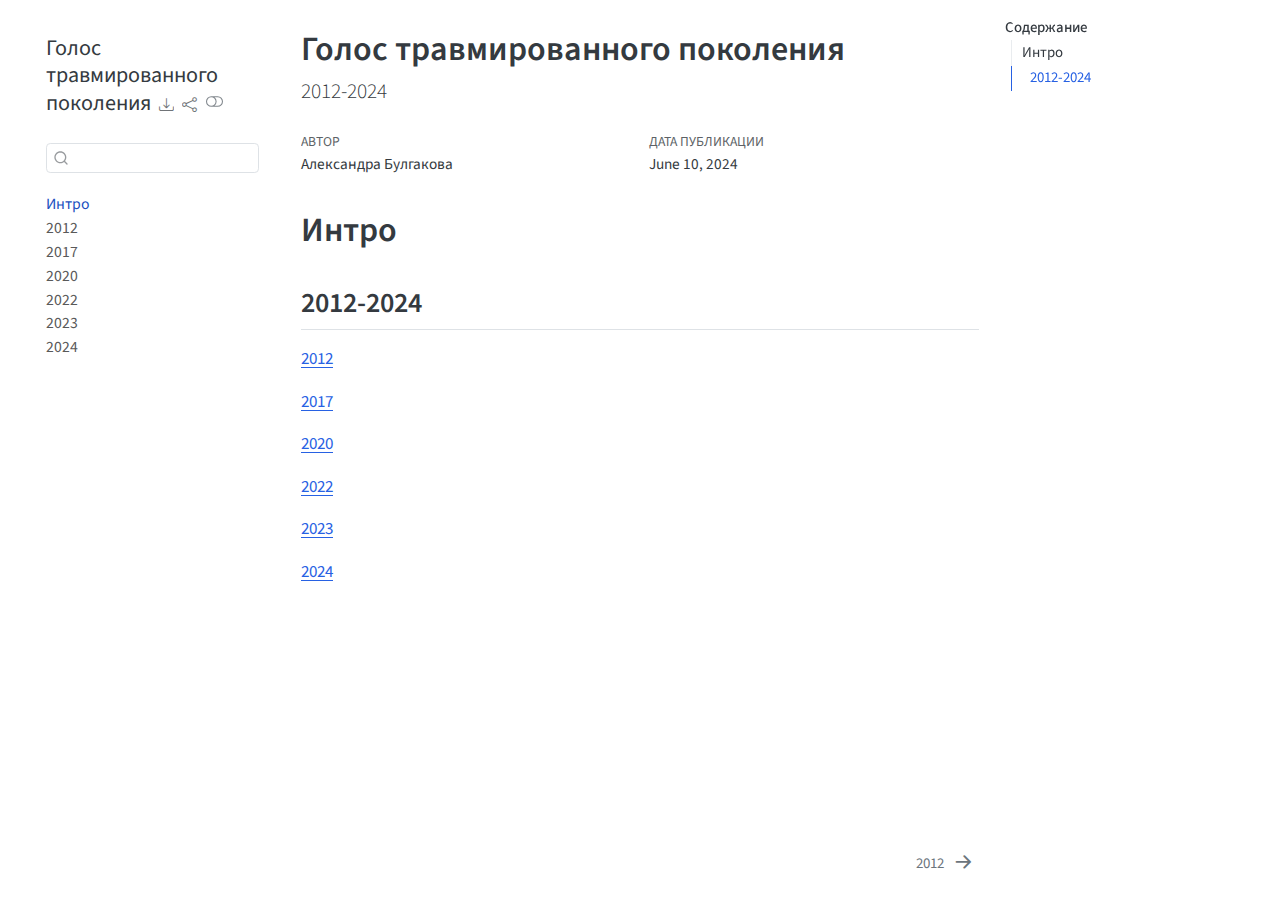
<file: docs/index.html>
<!DOCTYPE html>
<html xmlns="http://www.w3.org/1999/xhtml" lang="en" xml:lang="en"><head>

<meta charset="utf-8">
<meta name="generator" content="quarto-1.5.57">

<meta name="viewport" content="width=device-width, initial-scale=1.0, user-scalable=yes">

<meta name="author" content="Александра Булгакова">
<meta name="dcterms.date" content="2024-06-10">

<title>Голос травмированного поколения</title>
<style>
code{white-space: pre-wrap;}
span.smallcaps{font-variant: small-caps;}
div.columns{display: flex; gap: min(4vw, 1.5em);}
div.column{flex: auto; overflow-x: auto;}
div.hanging-indent{margin-left: 1.5em; text-indent: -1.5em;}
ul.task-list{list-style: none;}
ul.task-list li input[type="checkbox"] {
  width: 0.8em;
  margin: 0 0.8em 0.2em -1em; /* quarto-specific, see https://github.com/quarto-dev/quarto-cli/issues/4556 */ 
  vertical-align: middle;
}
</style>


<script src="site_libs/quarto-nav/quarto-nav.js"></script>
<script src="site_libs/quarto-nav/headroom.min.js"></script>
<script src="site_libs/clipboard/clipboard.min.js"></script>
<script src="site_libs/quarto-search/autocomplete.umd.js"></script>
<script src="site_libs/quarto-search/fuse.min.js"></script>
<script src="site_libs/quarto-search/quarto-search.js"></script>
<meta name="quarto:offset" content="./">
<link href="./2012.html" rel="next">
<script src="site_libs/quarto-html/quarto.js"></script>
<script src="site_libs/quarto-html/popper.min.js"></script>
<script src="site_libs/quarto-html/tippy.umd.min.js"></script>
<script src="site_libs/quarto-html/anchor.min.js"></script>
<link href="site_libs/quarto-html/tippy.css" rel="stylesheet">
<link href="site_libs/quarto-html/quarto-syntax-highlighting.css" rel="stylesheet" class="quarto-color-scheme" id="quarto-text-highlighting-styles">
<link href="site_libs/quarto-html/quarto-syntax-highlighting-dark.css" rel="prefetch" class="quarto-color-scheme quarto-color-alternate" id="quarto-text-highlighting-styles">
<script src="site_libs/bootstrap/bootstrap.min.js"></script>
<link href="site_libs/bootstrap/bootstrap-icons.css" rel="stylesheet">
<link href="site_libs/bootstrap/bootstrap.min.css" rel="stylesheet" class="quarto-color-scheme" id="quarto-bootstrap" data-mode="light">
<link href="site_libs/bootstrap/bootstrap-dark.min.css" rel="prefetch" class="quarto-color-scheme quarto-color-alternate" id="quarto-bootstrap" data-mode="dark">
<script id="quarto-search-options" type="application/json">{
  "location": "sidebar",
  "copy-button": false,
  "collapse-after": 3,
  "panel-placement": "start",
  "type": "textbox",
  "limit": 50,
  "keyboard-shortcut": [
    "f",
    "/",
    "s"
  ],
  "show-item-context": false,
  "language": {
    "search-no-results-text": "Поиск не дал результатов",
    "search-matching-documents-text": "Результаты поиска",
    "search-copy-link-title": "Скопировать ссылку",
    "search-hide-matches-text": "Скрыть дополнительные результаты",
    "search-more-match-text": "дополнительный результат в этом документе",
    "search-more-matches-text": "дополнительных результата(-ов) в этом документе",
    "search-clear-button-title": "Очистить",
    "search-text-placeholder": "",
    "search-detached-cancel-button-title": "Отменить",
    "search-submit-button-title": "Найти",
    "search-label": "Поиск"
  }
}</script>


</head>

<body class="nav-sidebar floating">

<div id="quarto-search-results"></div>
  <header id="quarto-header" class="headroom fixed-top">
  <nav class="quarto-secondary-nav">
    <div class="container-fluid d-flex">
      <button type="button" class="quarto-btn-toggle btn" data-bs-toggle="collapse" role="button" data-bs-target=".quarto-sidebar-collapse-item" aria-controls="quarto-sidebar" aria-expanded="false" aria-label="Переключить боковую панель навигации" onclick="if (window.quartoToggleHeadroom) { window.quartoToggleHeadroom(); }">
        <i class="bi bi-layout-text-sidebar-reverse"></i>
      </button>
        <nav class="quarto-page-breadcrumbs" aria-label="breadcrumb"><ol class="breadcrumb"><li class="breadcrumb-item"><a href="./index.html">Интро</a></li></ol></nav>
        <a class="flex-grow-1" role="navigation" data-bs-toggle="collapse" data-bs-target=".quarto-sidebar-collapse-item" aria-controls="quarto-sidebar" aria-expanded="false" aria-label="Переключить боковую панель навигации" onclick="if (window.quartoToggleHeadroom) { window.quartoToggleHeadroom(); }">      
        </a>
      <button type="button" class="btn quarto-search-button" aria-label="Поиск" onclick="window.quartoOpenSearch();">
        <i class="bi bi-search"></i>
      </button>
    </div>
  </nav>
</header>
<!-- content -->
<div id="quarto-content" class="quarto-container page-columns page-rows-contents page-layout-article">
<!-- sidebar -->
  <nav id="quarto-sidebar" class="sidebar collapse collapse-horizontal quarto-sidebar-collapse-item sidebar-navigation floating overflow-auto">
    <div class="pt-lg-2 mt-2 text-left sidebar-header">
    <div class="sidebar-title mb-0 py-0">
      <a href="./">Голос травмированного поколения</a> 
        <div class="sidebar-tools-main tools-wide">
    <div class="dropdown">
      <a href="" title="Download" id="quarto-navigation-tool-dropdown-0" class="quarto-navigation-tool dropdown-toggle px-1" data-bs-toggle="dropdown" aria-expanded="false" role="link" aria-label="Download"><i class="bi bi-download"></i></a>
      <ul class="dropdown-menu" aria-labelledby="quarto-navigation-tool-dropdown-0">
          <li>
            <a class="dropdown-item sidebar-tools-main-item" href="./Голос-травмированного-поколения.pdf">
              <i class="bi bi-file-pdf pe-1"></i>
            Download PDF
            </a>
          </li>
          <li>
            <a class="dropdown-item sidebar-tools-main-item" href="./Голос-травмированного-поколения.epub">
              <i class="bi bi-journal pe-1"></i>
            Download ePub
            </a>
          </li>
      </ul>
    </div>
    <div class="dropdown">
      <a href="" title="Share" id="quarto-navigation-tool-dropdown-1" class="quarto-navigation-tool dropdown-toggle px-1" data-bs-toggle="dropdown" aria-expanded="false" role="link" aria-label="Share"><i class="bi bi-share"></i></a>
      <ul class="dropdown-menu" aria-labelledby="quarto-navigation-tool-dropdown-1">
          <li>
            <a class="dropdown-item sidebar-tools-main-item" href="https://twitter.com/intent/tweet?url=|url|">
              <i class="bi bi-twitter pe-1"></i>
            Twitter
            </a>
          </li>
          <li>
            <a class="dropdown-item sidebar-tools-main-item" href="https://www.facebook.com/sharer/sharer.php?u=|url|">
              <i class="bi bi-facebook pe-1"></i>
            Facebook
            </a>
          </li>
      </ul>
    </div>
  <a href="" class="quarto-color-scheme-toggle quarto-navigation-tool  px-1" onclick="window.quartoToggleColorScheme(); return false;" title="Переключить темный режим"><i class="bi"></i></a>
</div>
    </div>
      </div>
        <div class="mt-2 flex-shrink-0 align-items-center">
        <div class="sidebar-search">
        <div id="quarto-search" class="" title="Поиск"></div>
        </div>
        </div>
    <div class="sidebar-menu-container"> 
    <ul class="list-unstyled mt-1">
        <li class="sidebar-item">
  <div class="sidebar-item-container"> 
  <a href="./index.html" class="sidebar-item-text sidebar-link active">
 <span class="menu-text">Интро</span></a>
  </div>
</li>
        <li class="sidebar-item">
  <div class="sidebar-item-container"> 
  <a href="./2012.html" class="sidebar-item-text sidebar-link"><span class="chapter-title">2012</span></a>
  </div>
</li>
        <li class="sidebar-item">
  <div class="sidebar-item-container"> 
  <a href="./2017.html" class="sidebar-item-text sidebar-link"><span class="chapter-title">2017</span></a>
  </div>
</li>
        <li class="sidebar-item">
  <div class="sidebar-item-container"> 
  <a href="./2020.html" class="sidebar-item-text sidebar-link"><span class="chapter-title">2020</span></a>
  </div>
</li>
        <li class="sidebar-item">
  <div class="sidebar-item-container"> 
  <a href="./2022.html" class="sidebar-item-text sidebar-link"><span class="chapter-title">2022</span></a>
  </div>
</li>
        <li class="sidebar-item">
  <div class="sidebar-item-container"> 
  <a href="./2023.html" class="sidebar-item-text sidebar-link"><span class="chapter-title">2023</span></a>
  </div>
</li>
        <li class="sidebar-item">
  <div class="sidebar-item-container"> 
  <a href="./2024.html" class="sidebar-item-text sidebar-link"><span class="chapter-title">2024</span></a>
  </div>
</li>
    </ul>
    </div>
</nav>
<div id="quarto-sidebar-glass" class="quarto-sidebar-collapse-item" data-bs-toggle="collapse" data-bs-target=".quarto-sidebar-collapse-item"></div>
<!-- margin-sidebar -->
    <div id="quarto-margin-sidebar" class="sidebar margin-sidebar">
        <nav id="TOC" role="doc-toc" class="toc-active">
    <h2 id="toc-title">Содержание</h2>
   
  <ul>
  <li><a href="#интро" id="toc-интро" class="nav-link active" data-scroll-target="#интро">Интро</a>
  <ul class="collapse">
  <li><a href="#section" id="toc-section" class="nav-link" data-scroll-target="#section">2012-2024</a></li>
  </ul></li>
  </ul>
</nav>
    </div>
<!-- main -->
<main class="content" id="quarto-document-content">

<header id="title-block-header" class="quarto-title-block default">
<div class="quarto-title">
<h1 class="title">Голос травмированного поколения</h1>
<p class="subtitle lead">2012-2024</p>
</div>



<div class="quarto-title-meta">

    <div>
    <div class="quarto-title-meta-heading">Автор</div>
    <div class="quarto-title-meta-contents">
             <p>Александра Булгакова </p>
          </div>
  </div>
    
    <div>
    <div class="quarto-title-meta-heading">Дата публикации</div>
    <div class="quarto-title-meta-contents">
      <p class="date">June 10, 2024</p>
    </div>
  </div>
  
    
  </div>
  


</header>


<section id="интро" class="level1 unnumbered">
<h1 class="unnumbered">Интро</h1>
<section id="section" class="level2 unnumbered">
<h2 class="unnumbered anchored" data-anchor-id="section">2012-2024</h2>
<p><a href="./2012.html">2012</a></p>
<p><a href="./2017.html">2017</a></p>
<p><a href="./2020.html">2020</a></p>
<p><a href="./2022.html">2022</a></p>
<p><a href="./2023.html">2023</a></p>
<p><a href="./2024.html">2024</a></p>


</section>
</section>

</main> <!-- /main -->
<script id="quarto-html-after-body" type="application/javascript">
window.document.addEventListener("DOMContentLoaded", function (event) {
  const toggleBodyColorMode = (bsSheetEl) => {
    const mode = bsSheetEl.getAttribute("data-mode");
    const bodyEl = window.document.querySelector("body");
    if (mode === "dark") {
      bodyEl.classList.add("quarto-dark");
      bodyEl.classList.remove("quarto-light");
    } else {
      bodyEl.classList.add("quarto-light");
      bodyEl.classList.remove("quarto-dark");
    }
  }
  const toggleBodyColorPrimary = () => {
    const bsSheetEl = window.document.querySelector("link#quarto-bootstrap");
    if (bsSheetEl) {
      toggleBodyColorMode(bsSheetEl);
    }
  }
  toggleBodyColorPrimary();  
  const disableStylesheet = (stylesheets) => {
    for (let i=0; i < stylesheets.length; i++) {
      const stylesheet = stylesheets[i];
      stylesheet.rel = 'prefetch';
    }
  }
  const enableStylesheet = (stylesheets) => {
    for (let i=0; i < stylesheets.length; i++) {
      const stylesheet = stylesheets[i];
      stylesheet.rel = 'stylesheet';
    }
  }
  const manageTransitions = (selector, allowTransitions) => {
    const els = window.document.querySelectorAll(selector);
    for (let i=0; i < els.length; i++) {
      const el = els[i];
      if (allowTransitions) {
        el.classList.remove('notransition');
      } else {
        el.classList.add('notransition');
      }
    }
  }
  const toggleGiscusIfUsed = (isAlternate, darkModeDefault) => {
    const baseTheme = document.querySelector('#giscus-base-theme')?.value ?? 'light';
    const alternateTheme = document.querySelector('#giscus-alt-theme')?.value ?? 'dark';
    let newTheme = '';
    if(darkModeDefault) {
      newTheme = isAlternate ? baseTheme : alternateTheme;
    } else {
      newTheme = isAlternate ? alternateTheme : baseTheme;
    }
    const changeGiscusTheme = () => {
      // From: https://github.com/giscus/giscus/issues/336
      const sendMessage = (message) => {
        const iframe = document.querySelector('iframe.giscus-frame');
        if (!iframe) return;
        iframe.contentWindow.postMessage({ giscus: message }, 'https://giscus.app');
      }
      sendMessage({
        setConfig: {
          theme: newTheme
        }
      });
    }
    const isGiscussLoaded = window.document.querySelector('iframe.giscus-frame') !== null;
    if (isGiscussLoaded) {
      changeGiscusTheme();
    }
  }
  const toggleColorMode = (alternate) => {
    // Switch the stylesheets
    const alternateStylesheets = window.document.querySelectorAll('link.quarto-color-scheme.quarto-color-alternate');
    manageTransitions('#quarto-margin-sidebar .nav-link', false);
    if (alternate) {
      enableStylesheet(alternateStylesheets);
      for (const sheetNode of alternateStylesheets) {
        if (sheetNode.id === "quarto-bootstrap") {
          toggleBodyColorMode(sheetNode);
        }
      }
    } else {
      disableStylesheet(alternateStylesheets);
      toggleBodyColorPrimary();
    }
    manageTransitions('#quarto-margin-sidebar .nav-link', true);
    // Switch the toggles
    const toggles = window.document.querySelectorAll('.quarto-color-scheme-toggle');
    for (let i=0; i < toggles.length; i++) {
      const toggle = toggles[i];
      if (toggle) {
        if (alternate) {
          toggle.classList.add("alternate");     
        } else {
          toggle.classList.remove("alternate");
        }
      }
    }
    // Hack to workaround the fact that safari doesn't
    // properly recolor the scrollbar when toggling (#1455)
    if (navigator.userAgent.indexOf('Safari') > 0 && navigator.userAgent.indexOf('Chrome') == -1) {
      manageTransitions("body", false);
      window.scrollTo(0, 1);
      setTimeout(() => {
        window.scrollTo(0, 0);
        manageTransitions("body", true);
      }, 40);  
    }
  }
  const isFileUrl = () => { 
    return window.location.protocol === 'file:';
  }
  const hasAlternateSentinel = () => {  
    let styleSentinel = getColorSchemeSentinel();
    if (styleSentinel !== null) {
      return styleSentinel === "alternate";
    } else {
      return false;
    }
  }
  const setStyleSentinel = (alternate) => {
    const value = alternate ? "alternate" : "default";
    if (!isFileUrl()) {
      window.localStorage.setItem("quarto-color-scheme", value);
    } else {
      localAlternateSentinel = value;
    }
  }
  const getColorSchemeSentinel = () => {
    if (!isFileUrl()) {
      const storageValue = window.localStorage.getItem("quarto-color-scheme");
      return storageValue != null ? storageValue : localAlternateSentinel;
    } else {
      return localAlternateSentinel;
    }
  }
  const darkModeDefault = false;
  let localAlternateSentinel = darkModeDefault ? 'alternate' : 'default';
  // Dark / light mode switch
  window.quartoToggleColorScheme = () => {
    // Read the current dark / light value 
    let toAlternate = !hasAlternateSentinel();
    toggleColorMode(toAlternate);
    setStyleSentinel(toAlternate);
    toggleGiscusIfUsed(toAlternate, darkModeDefault);
  };
  // Ensure there is a toggle, if there isn't float one in the top right
  if (window.document.querySelector('.quarto-color-scheme-toggle') === null) {
    const a = window.document.createElement('a');
    a.classList.add('top-right');
    a.classList.add('quarto-color-scheme-toggle');
    a.href = "";
    a.onclick = function() { try { window.quartoToggleColorScheme(); } catch {} return false; };
    const i = window.document.createElement("i");
    i.classList.add('bi');
    a.appendChild(i);
    window.document.body.appendChild(a);
  }
  // Switch to dark mode if need be
  if (hasAlternateSentinel()) {
    toggleColorMode(true);
  } else {
    toggleColorMode(false);
  }
  const icon = "";
  const anchorJS = new window.AnchorJS();
  anchorJS.options = {
    placement: 'right',
    icon: icon
  };
  anchorJS.add('.anchored');
  const isCodeAnnotation = (el) => {
    for (const clz of el.classList) {
      if (clz.startsWith('code-annotation-')) {                     
        return true;
      }
    }
    return false;
  }
  const onCopySuccess = function(e) {
    // button target
    const button = e.trigger;
    // don't keep focus
    button.blur();
    // flash "checked"
    button.classList.add('code-copy-button-checked');
    var currentTitle = button.getAttribute("title");
    button.setAttribute("title", "Скопировано");
    let tooltip;
    if (window.bootstrap) {
      button.setAttribute("data-bs-toggle", "tooltip");
      button.setAttribute("data-bs-placement", "left");
      button.setAttribute("data-bs-title", "Скопировано");
      tooltip = new bootstrap.Tooltip(button, 
        { trigger: "manual", 
          customClass: "code-copy-button-tooltip",
          offset: [0, -8]});
      tooltip.show();    
    }
    setTimeout(function() {
      if (tooltip) {
        tooltip.hide();
        button.removeAttribute("data-bs-title");
        button.removeAttribute("data-bs-toggle");
        button.removeAttribute("data-bs-placement");
      }
      button.setAttribute("title", currentTitle);
      button.classList.remove('code-copy-button-checked');
    }, 1000);
    // clear code selection
    e.clearSelection();
  }
  const getTextToCopy = function(trigger) {
      const codeEl = trigger.previousElementSibling.cloneNode(true);
      for (const childEl of codeEl.children) {
        if (isCodeAnnotation(childEl)) {
          childEl.remove();
        }
      }
      return codeEl.innerText;
  }
  const clipboard = new window.ClipboardJS('.code-copy-button:not([data-in-quarto-modal])', {
    text: getTextToCopy
  });
  clipboard.on('success', onCopySuccess);
  if (window.document.getElementById('quarto-embedded-source-code-modal')) {
    // For code content inside modals, clipBoardJS needs to be initialized with a container option
    // TODO: Check when it could be a function (https://github.com/zenorocha/clipboard.js/issues/860)
    const clipboardModal = new window.ClipboardJS('.code-copy-button[data-in-quarto-modal]', {
      text: getTextToCopy,
      container: window.document.getElementById('quarto-embedded-source-code-modal')
    });
    clipboardModal.on('success', onCopySuccess);
  }
    var localhostRegex = new RegExp(/^(?:http|https):\/\/localhost\:?[0-9]*\//);
    var mailtoRegex = new RegExp(/^mailto:/);
      var filterRegex = new RegExp('/' + window.location.host + '/');
    var isInternal = (href) => {
        return filterRegex.test(href) || localhostRegex.test(href) || mailtoRegex.test(href);
    }
    // Inspect non-navigation links and adorn them if external
 	var links = window.document.querySelectorAll('a[href]:not(.nav-link):not(.navbar-brand):not(.toc-action):not(.sidebar-link):not(.sidebar-item-toggle):not(.pagination-link):not(.no-external):not([aria-hidden]):not(.dropdown-item):not(.quarto-navigation-tool):not(.about-link)');
    for (var i=0; i<links.length; i++) {
      const link = links[i];
      if (!isInternal(link.href)) {
        // undo the damage that might have been done by quarto-nav.js in the case of
        // links that we want to consider external
        if (link.dataset.originalHref !== undefined) {
          link.href = link.dataset.originalHref;
        }
      }
    }
  function tippyHover(el, contentFn, onTriggerFn, onUntriggerFn) {
    const config = {
      allowHTML: true,
      maxWidth: 500,
      delay: 100,
      arrow: false,
      appendTo: function(el) {
          return el.parentElement;
      },
      interactive: true,
      interactiveBorder: 10,
      theme: 'quarto',
      placement: 'bottom-start',
    };
    if (contentFn) {
      config.content = contentFn;
    }
    if (onTriggerFn) {
      config.onTrigger = onTriggerFn;
    }
    if (onUntriggerFn) {
      config.onUntrigger = onUntriggerFn;
    }
    window.tippy(el, config); 
  }
  const noterefs = window.document.querySelectorAll('a[role="doc-noteref"]');
  for (var i=0; i<noterefs.length; i++) {
    const ref = noterefs[i];
    tippyHover(ref, function() {
      // use id or data attribute instead here
      let href = ref.getAttribute('data-footnote-href') || ref.getAttribute('href');
      try { href = new URL(href).hash; } catch {}
      const id = href.replace(/^#\/?/, "");
      const note = window.document.getElementById(id);
      if (note) {
        return note.innerHTML;
      } else {
        return "";
      }
    });
  }
  const xrefs = window.document.querySelectorAll('a.quarto-xref');
  const processXRef = (id, note) => {
    // Strip column container classes
    const stripColumnClz = (el) => {
      el.classList.remove("page-full", "page-columns");
      if (el.children) {
        for (const child of el.children) {
          stripColumnClz(child);
        }
      }
    }
    stripColumnClz(note)
    if (id === null || id.startsWith('sec-')) {
      // Special case sections, only their first couple elements
      const container = document.createElement("div");
      if (note.children && note.children.length > 2) {
        container.appendChild(note.children[0].cloneNode(true));
        for (let i = 1; i < note.children.length; i++) {
          const child = note.children[i];
          if (child.tagName === "P" && child.innerText === "") {
            continue;
          } else {
            container.appendChild(child.cloneNode(true));
            break;
          }
        }
        if (window.Quarto?.typesetMath) {
          window.Quarto.typesetMath(container);
        }
        return container.innerHTML
      } else {
        if (window.Quarto?.typesetMath) {
          window.Quarto.typesetMath(note);
        }
        return note.innerHTML;
      }
    } else {
      // Remove any anchor links if they are present
      const anchorLink = note.querySelector('a.anchorjs-link');
      if (anchorLink) {
        anchorLink.remove();
      }
      if (window.Quarto?.typesetMath) {
        window.Quarto.typesetMath(note);
      }
      // TODO in 1.5, we should make sure this works without a callout special case
      if (note.classList.contains("callout")) {
        return note.outerHTML;
      } else {
        return note.innerHTML;
      }
    }
  }
  for (var i=0; i<xrefs.length; i++) {
    const xref = xrefs[i];
    tippyHover(xref, undefined, function(instance) {
      instance.disable();
      let url = xref.getAttribute('href');
      let hash = undefined; 
      if (url.startsWith('#')) {
        hash = url;
      } else {
        try { hash = new URL(url).hash; } catch {}
      }
      if (hash) {
        const id = hash.replace(/^#\/?/, "");
        const note = window.document.getElementById(id);
        if (note !== null) {
          try {
            const html = processXRef(id, note.cloneNode(true));
            instance.setContent(html);
          } finally {
            instance.enable();
            instance.show();
          }
        } else {
          // See if we can fetch this
          fetch(url.split('#')[0])
          .then(res => res.text())
          .then(html => {
            const parser = new DOMParser();
            const htmlDoc = parser.parseFromString(html, "text/html");
            const note = htmlDoc.getElementById(id);
            if (note !== null) {
              const html = processXRef(id, note);
              instance.setContent(html);
            } 
          }).finally(() => {
            instance.enable();
            instance.show();
          });
        }
      } else {
        // See if we can fetch a full url (with no hash to target)
        // This is a special case and we should probably do some content thinning / targeting
        fetch(url)
        .then(res => res.text())
        .then(html => {
          const parser = new DOMParser();
          const htmlDoc = parser.parseFromString(html, "text/html");
          const note = htmlDoc.querySelector('main.content');
          if (note !== null) {
            // This should only happen for chapter cross references
            // (since there is no id in the URL)
            // remove the first header
            if (note.children.length > 0 && note.children[0].tagName === "HEADER") {
              note.children[0].remove();
            }
            const html = processXRef(null, note);
            instance.setContent(html);
          } 
        }).finally(() => {
          instance.enable();
          instance.show();
        });
      }
    }, function(instance) {
    });
  }
      let selectedAnnoteEl;
      const selectorForAnnotation = ( cell, annotation) => {
        let cellAttr = 'data-code-cell="' + cell + '"';
        let lineAttr = 'data-code-annotation="' +  annotation + '"';
        const selector = 'span[' + cellAttr + '][' + lineAttr + ']';
        return selector;
      }
      const selectCodeLines = (annoteEl) => {
        const doc = window.document;
        const targetCell = annoteEl.getAttribute("data-target-cell");
        const targetAnnotation = annoteEl.getAttribute("data-target-annotation");
        const annoteSpan = window.document.querySelector(selectorForAnnotation(targetCell, targetAnnotation));
        const lines = annoteSpan.getAttribute("data-code-lines").split(",");
        const lineIds = lines.map((line) => {
          return targetCell + "-" + line;
        })
        let top = null;
        let height = null;
        let parent = null;
        if (lineIds.length > 0) {
            //compute the position of the single el (top and bottom and make a div)
            const el = window.document.getElementById(lineIds[0]);
            top = el.offsetTop;
            height = el.offsetHeight;
            parent = el.parentElement.parentElement;
          if (lineIds.length > 1) {
            const lastEl = window.document.getElementById(lineIds[lineIds.length - 1]);
            const bottom = lastEl.offsetTop + lastEl.offsetHeight;
            height = bottom - top;
          }
          if (top !== null && height !== null && parent !== null) {
            // cook up a div (if necessary) and position it 
            let div = window.document.getElementById("code-annotation-line-highlight");
            if (div === null) {
              div = window.document.createElement("div");
              div.setAttribute("id", "code-annotation-line-highlight");
              div.style.position = 'absolute';
              parent.appendChild(div);
            }
            div.style.top = top - 2 + "px";
            div.style.height = height + 4 + "px";
            div.style.left = 0;
            let gutterDiv = window.document.getElementById("code-annotation-line-highlight-gutter");
            if (gutterDiv === null) {
              gutterDiv = window.document.createElement("div");
              gutterDiv.setAttribute("id", "code-annotation-line-highlight-gutter");
              gutterDiv.style.position = 'absolute';
              const codeCell = window.document.getElementById(targetCell);
              const gutter = codeCell.querySelector('.code-annotation-gutter');
              gutter.appendChild(gutterDiv);
            }
            gutterDiv.style.top = top - 2 + "px";
            gutterDiv.style.height = height + 4 + "px";
          }
          selectedAnnoteEl = annoteEl;
        }
      };
      const unselectCodeLines = () => {
        const elementsIds = ["code-annotation-line-highlight", "code-annotation-line-highlight-gutter"];
        elementsIds.forEach((elId) => {
          const div = window.document.getElementById(elId);
          if (div) {
            div.remove();
          }
        });
        selectedAnnoteEl = undefined;
      };
        // Handle positioning of the toggle
    window.addEventListener(
      "resize",
      throttle(() => {
        elRect = undefined;
        if (selectedAnnoteEl) {
          selectCodeLines(selectedAnnoteEl);
        }
      }, 10)
    );
    function throttle(fn, ms) {
    let throttle = false;
    let timer;
      return (...args) => {
        if(!throttle) { // first call gets through
            fn.apply(this, args);
            throttle = true;
        } else { // all the others get throttled
            if(timer) clearTimeout(timer); // cancel #2
            timer = setTimeout(() => {
              fn.apply(this, args);
              timer = throttle = false;
            }, ms);
        }
      };
    }
      // Attach click handler to the DT
      const annoteDls = window.document.querySelectorAll('dt[data-target-cell]');
      for (const annoteDlNode of annoteDls) {
        annoteDlNode.addEventListener('click', (event) => {
          const clickedEl = event.target;
          if (clickedEl !== selectedAnnoteEl) {
            unselectCodeLines();
            const activeEl = window.document.querySelector('dt[data-target-cell].code-annotation-active');
            if (activeEl) {
              activeEl.classList.remove('code-annotation-active');
            }
            selectCodeLines(clickedEl);
            clickedEl.classList.add('code-annotation-active');
          } else {
            // Unselect the line
            unselectCodeLines();
            clickedEl.classList.remove('code-annotation-active');
          }
        });
      }
  const findCites = (el) => {
    const parentEl = el.parentElement;
    if (parentEl) {
      const cites = parentEl.dataset.cites;
      if (cites) {
        return {
          el,
          cites: cites.split(' ')
        };
      } else {
        return findCites(el.parentElement)
      }
    } else {
      return undefined;
    }
  };
  var bibliorefs = window.document.querySelectorAll('a[role="doc-biblioref"]');
  for (var i=0; i<bibliorefs.length; i++) {
    const ref = bibliorefs[i];
    const citeInfo = findCites(ref);
    if (citeInfo) {
      tippyHover(citeInfo.el, function() {
        var popup = window.document.createElement('div');
        citeInfo.cites.forEach(function(cite) {
          var citeDiv = window.document.createElement('div');
          citeDiv.classList.add('hanging-indent');
          citeDiv.classList.add('csl-entry');
          var biblioDiv = window.document.getElementById('ref-' + cite);
          if (biblioDiv) {
            citeDiv.innerHTML = biblioDiv.innerHTML;
          }
          popup.appendChild(citeDiv);
        });
        return popup.innerHTML;
      });
    }
  }
});
</script>
<nav class="page-navigation">
  <div class="nav-page nav-page-previous">
  </div>
  <div class="nav-page nav-page-next">
      <a href="./2012.html" class="pagination-link" aria-label="2012">
        <span class="nav-page-text"><span class="chapter-title">2012</span></span> <i class="bi bi-arrow-right-short"></i>
      </a>
  </div>
</nav>
</div> <!-- /content -->




</body></html>
</file>
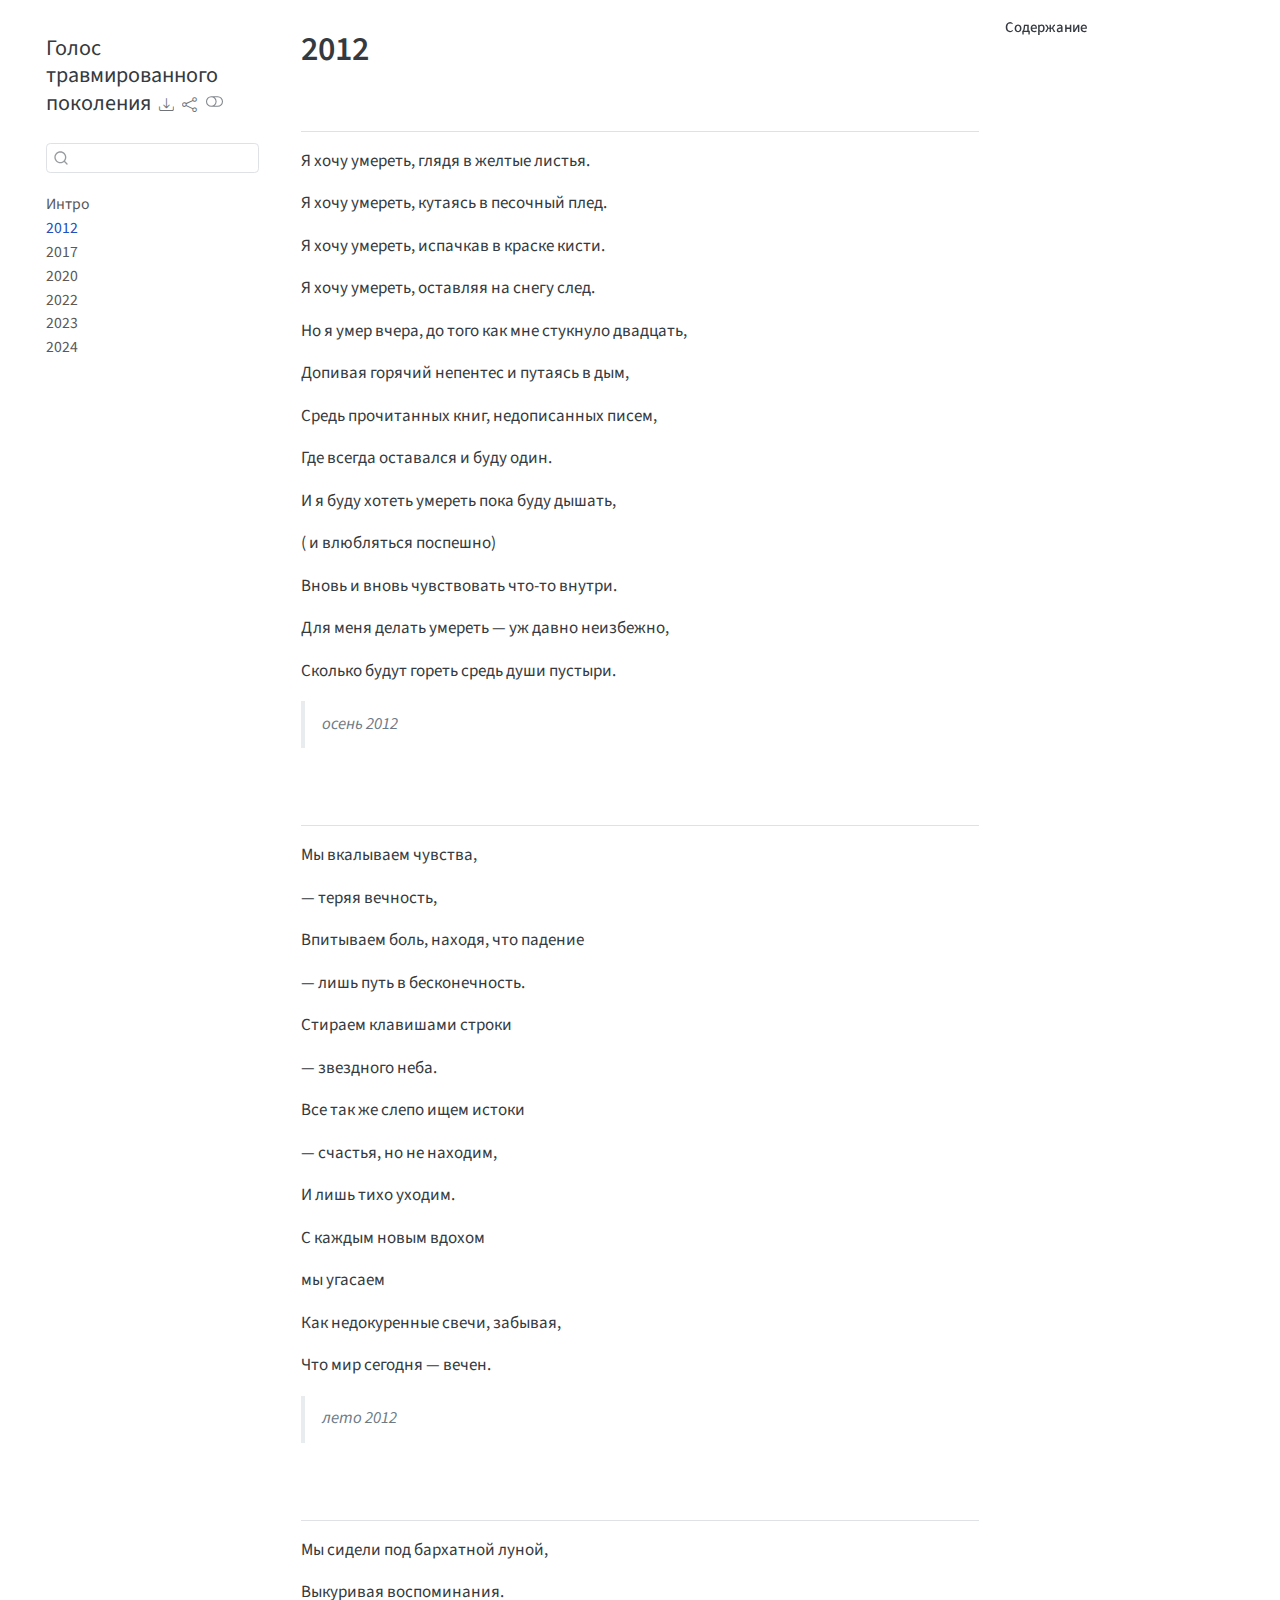
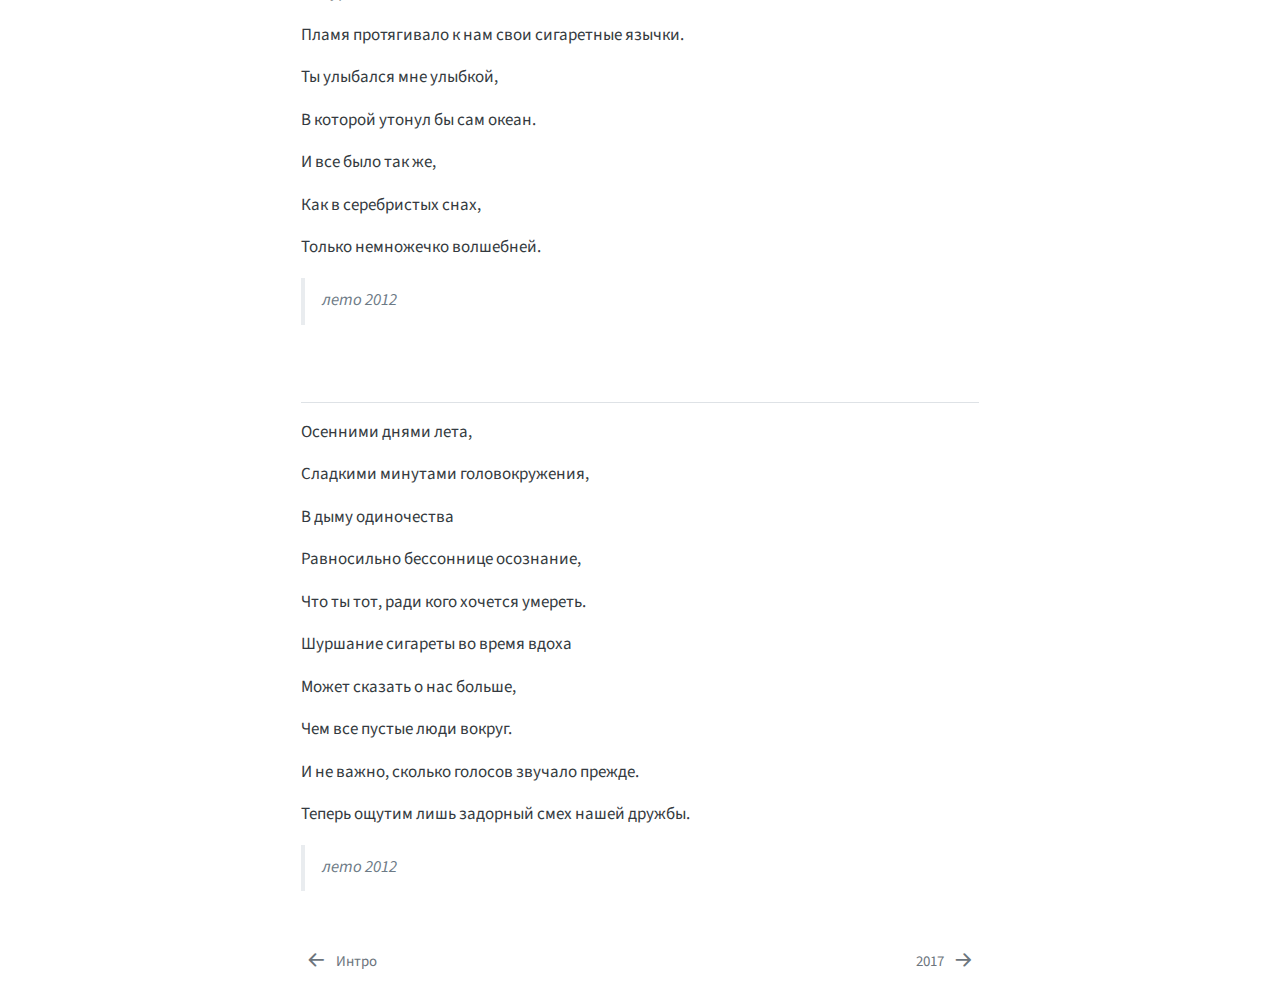
<file: docs/2012.html>
<!DOCTYPE html>
<html xmlns="http://www.w3.org/1999/xhtml" lang="en" xml:lang="en"><head>

<meta charset="utf-8">
<meta name="generator" content="quarto-1.5.57">

<meta name="viewport" content="width=device-width, initial-scale=1.0, user-scalable=yes">


<title>2012 – Голос травмированного поколения</title>
<style>
code{white-space: pre-wrap;}
span.smallcaps{font-variant: small-caps;}
div.columns{display: flex; gap: min(4vw, 1.5em);}
div.column{flex: auto; overflow-x: auto;}
div.hanging-indent{margin-left: 1.5em; text-indent: -1.5em;}
ul.task-list{list-style: none;}
ul.task-list li input[type="checkbox"] {
  width: 0.8em;
  margin: 0 0.8em 0.2em -1em; /* quarto-specific, see https://github.com/quarto-dev/quarto-cli/issues/4556 */ 
  vertical-align: middle;
}
</style>


<script src="site_libs/quarto-nav/quarto-nav.js"></script>
<script src="site_libs/quarto-nav/headroom.min.js"></script>
<script src="site_libs/clipboard/clipboard.min.js"></script>
<script src="site_libs/quarto-search/autocomplete.umd.js"></script>
<script src="site_libs/quarto-search/fuse.min.js"></script>
<script src="site_libs/quarto-search/quarto-search.js"></script>
<meta name="quarto:offset" content="./">
<link href="./2017.html" rel="next">
<link href="./index.html" rel="prev">
<script src="site_libs/quarto-html/quarto.js"></script>
<script src="site_libs/quarto-html/popper.min.js"></script>
<script src="site_libs/quarto-html/tippy.umd.min.js"></script>
<script src="site_libs/quarto-html/anchor.min.js"></script>
<link href="site_libs/quarto-html/tippy.css" rel="stylesheet">
<link href="site_libs/quarto-html/quarto-syntax-highlighting.css" rel="stylesheet" class="quarto-color-scheme" id="quarto-text-highlighting-styles">
<link href="site_libs/quarto-html/quarto-syntax-highlighting-dark.css" rel="prefetch" class="quarto-color-scheme quarto-color-alternate" id="quarto-text-highlighting-styles">
<script src="site_libs/bootstrap/bootstrap.min.js"></script>
<link href="site_libs/bootstrap/bootstrap-icons.css" rel="stylesheet">
<link href="site_libs/bootstrap/bootstrap.min.css" rel="stylesheet" class="quarto-color-scheme" id="quarto-bootstrap" data-mode="light">
<link href="site_libs/bootstrap/bootstrap-dark.min.css" rel="prefetch" class="quarto-color-scheme quarto-color-alternate" id="quarto-bootstrap" data-mode="dark">
<script id="quarto-search-options" type="application/json">{
  "location": "sidebar",
  "copy-button": false,
  "collapse-after": 3,
  "panel-placement": "start",
  "type": "textbox",
  "limit": 50,
  "keyboard-shortcut": [
    "f",
    "/",
    "s"
  ],
  "show-item-context": false,
  "language": {
    "search-no-results-text": "Поиск не дал результатов",
    "search-matching-documents-text": "Результаты поиска",
    "search-copy-link-title": "Скопировать ссылку",
    "search-hide-matches-text": "Скрыть дополнительные результаты",
    "search-more-match-text": "дополнительный результат в этом документе",
    "search-more-matches-text": "дополнительных результата(-ов) в этом документе",
    "search-clear-button-title": "Очистить",
    "search-text-placeholder": "",
    "search-detached-cancel-button-title": "Отменить",
    "search-submit-button-title": "Найти",
    "search-label": "Поиск"
  }
}</script>


</head>

<body class="nav-sidebar floating">

<div id="quarto-search-results"></div>
  <header id="quarto-header" class="headroom fixed-top">
  <nav class="quarto-secondary-nav">
    <div class="container-fluid d-flex">
      <button type="button" class="quarto-btn-toggle btn" data-bs-toggle="collapse" role="button" data-bs-target=".quarto-sidebar-collapse-item" aria-controls="quarto-sidebar" aria-expanded="false" aria-label="Переключить боковую панель навигации" onclick="if (window.quartoToggleHeadroom) { window.quartoToggleHeadroom(); }">
        <i class="bi bi-layout-text-sidebar-reverse"></i>
      </button>
        <nav class="quarto-page-breadcrumbs" aria-label="breadcrumb"><ol class="breadcrumb"><li class="breadcrumb-item"><a href="./2012.html"><span class="chapter-title">2012</span></a></li></ol></nav>
        <a class="flex-grow-1" role="navigation" data-bs-toggle="collapse" data-bs-target=".quarto-sidebar-collapse-item" aria-controls="quarto-sidebar" aria-expanded="false" aria-label="Переключить боковую панель навигации" onclick="if (window.quartoToggleHeadroom) { window.quartoToggleHeadroom(); }">      
        </a>
      <button type="button" class="btn quarto-search-button" aria-label="Поиск" onclick="window.quartoOpenSearch();">
        <i class="bi bi-search"></i>
      </button>
    </div>
  </nav>
</header>
<!-- content -->
<div id="quarto-content" class="quarto-container page-columns page-rows-contents page-layout-article">
<!-- sidebar -->
  <nav id="quarto-sidebar" class="sidebar collapse collapse-horizontal quarto-sidebar-collapse-item sidebar-navigation floating overflow-auto">
    <div class="pt-lg-2 mt-2 text-left sidebar-header">
    <div class="sidebar-title mb-0 py-0">
      <a href="./">Голос травмированного поколения</a> 
        <div class="sidebar-tools-main tools-wide">
    <div class="dropdown">
      <a href="" title="Download" id="quarto-navigation-tool-dropdown-0" class="quarto-navigation-tool dropdown-toggle px-1" data-bs-toggle="dropdown" aria-expanded="false" role="link" aria-label="Download"><i class="bi bi-download"></i></a>
      <ul class="dropdown-menu" aria-labelledby="quarto-navigation-tool-dropdown-0">
          <li>
            <a class="dropdown-item sidebar-tools-main-item" href="./Голос-травмированного-поколения.pdf">
              <i class="bi bi-file-pdf pe-1"></i>
            Download PDF
            </a>
          </li>
          <li>
            <a class="dropdown-item sidebar-tools-main-item" href="./Голос-травмированного-поколения.epub">
              <i class="bi bi-journal pe-1"></i>
            Download ePub
            </a>
          </li>
      </ul>
    </div>
    <div class="dropdown">
      <a href="" title="Share" id="quarto-navigation-tool-dropdown-1" class="quarto-navigation-tool dropdown-toggle px-1" data-bs-toggle="dropdown" aria-expanded="false" role="link" aria-label="Share"><i class="bi bi-share"></i></a>
      <ul class="dropdown-menu" aria-labelledby="quarto-navigation-tool-dropdown-1">
          <li>
            <a class="dropdown-item sidebar-tools-main-item" href="https://twitter.com/intent/tweet?url=|url|">
              <i class="bi bi-twitter pe-1"></i>
            Twitter
            </a>
          </li>
          <li>
            <a class="dropdown-item sidebar-tools-main-item" href="https://www.facebook.com/sharer/sharer.php?u=|url|">
              <i class="bi bi-facebook pe-1"></i>
            Facebook
            </a>
          </li>
      </ul>
    </div>
  <a href="" class="quarto-color-scheme-toggle quarto-navigation-tool  px-1" onclick="window.quartoToggleColorScheme(); return false;" title="Переключить темный режим"><i class="bi"></i></a>
</div>
    </div>
      </div>
        <div class="mt-2 flex-shrink-0 align-items-center">
        <div class="sidebar-search">
        <div id="quarto-search" class="" title="Поиск"></div>
        </div>
        </div>
    <div class="sidebar-menu-container"> 
    <ul class="list-unstyled mt-1">
        <li class="sidebar-item">
  <div class="sidebar-item-container"> 
  <a href="./index.html" class="sidebar-item-text sidebar-link">
 <span class="menu-text">Интро</span></a>
  </div>
</li>
        <li class="sidebar-item">
  <div class="sidebar-item-container"> 
  <a href="./2012.html" class="sidebar-item-text sidebar-link active"><span class="chapter-title">2012</span></a>
  </div>
</li>
        <li class="sidebar-item">
  <div class="sidebar-item-container"> 
  <a href="./2017.html" class="sidebar-item-text sidebar-link"><span class="chapter-title">2017</span></a>
  </div>
</li>
        <li class="sidebar-item">
  <div class="sidebar-item-container"> 
  <a href="./2020.html" class="sidebar-item-text sidebar-link"><span class="chapter-title">2020</span></a>
  </div>
</li>
        <li class="sidebar-item">
  <div class="sidebar-item-container"> 
  <a href="./2022.html" class="sidebar-item-text sidebar-link"><span class="chapter-title">2022</span></a>
  </div>
</li>
        <li class="sidebar-item">
  <div class="sidebar-item-container"> 
  <a href="./2023.html" class="sidebar-item-text sidebar-link"><span class="chapter-title">2023</span></a>
  </div>
</li>
        <li class="sidebar-item">
  <div class="sidebar-item-container"> 
  <a href="./2024.html" class="sidebar-item-text sidebar-link"><span class="chapter-title">2024</span></a>
  </div>
</li>
    </ul>
    </div>
</nav>
<div id="quarto-sidebar-glass" class="quarto-sidebar-collapse-item" data-bs-toggle="collapse" data-bs-target=".quarto-sidebar-collapse-item"></div>
<!-- margin-sidebar -->
    <div id="quarto-margin-sidebar" class="sidebar margin-sidebar">
        <nav id="TOC" role="doc-toc" class="toc-active">
    <h2 id="toc-title">Содержание</h2>
   
  <ul>
  <li><a href="#section" id="toc-section" class="nav-link active" data-scroll-target="#section"></a></li>
  <li><a href="#section-1" id="toc-section-1" class="nav-link" data-scroll-target="#section-1"></a></li>
  <li><a href="#section-2" id="toc-section-2" class="nav-link" data-scroll-target="#section-2"></a></li>
  <li><a href="#section-3" id="toc-section-3" class="nav-link" data-scroll-target="#section-3"></a></li>
  </ul>
</nav>
    </div>
<!-- main -->
<main class="content" id="quarto-document-content">

<header id="title-block-header" class="quarto-title-block default">
<div class="quarto-title">
<h1 class="title"><span class="chapter-title">2012</span></h1>
</div>



<div class="quarto-title-meta">

    
  
    
  </div>
  


</header>


<section id="section" class="level2">
<h2 class="anchored" data-anchor-id="section"></h2>
<p>Я хочу умереть, глядя в желтые листья.</p>
<p>Я хочу умереть, кутаясь в песочный плед.</p>
<p>Я хочу умереть, испачкав в краске кисти.</p>
<p>Я хочу умереть, оставляя на снегу след.</p>
<p>Но я умер вчера, до того как мне стукнуло двадцать,</p>
<p>Допивая горячий непентес и путаясь в дым,</p>
<p>Средь прочитанных книг, недописанных писем,</p>
<p>Где всегда оставался и буду один.</p>
<p>И я буду хотеть умереть пока буду дышать,</p>
<p>( и влюбляться поспешно)</p>
<p>Вновь и вновь чувствовать что-то внутри.</p>
<p>Для меня делать умереть — уж давно неизбежно,</p>
<p>Сколько будут гореть средь души пустыри.</p>
<blockquote class="blockquote">
<p><em>осень 2012</em></p>
</blockquote>
</section>
<section id="section-1" class="level2">
<h2 class="anchored" data-anchor-id="section-1"></h2>
<p>Мы вкалываем чувства,</p>
<p>— теряя вечность,</p>
<p>Впитываем боль, находя, что падение</p>
<p>— лишь путь в бесконечность.</p>
<p>Стираем клавишами строки</p>
<p>— звездного неба.</p>
<p>Все так же слепо ищем истоки</p>
<p>— счастья, но не находим,</p>
<p>И лишь тихо уходим.</p>
<p>С каждым новым вдохом</p>
<p>мы угасаем</p>
<p>Как недокуренные свечи, забывая,</p>
<p>Что мир сегодня — вечен.</p>
<blockquote class="blockquote">
<p><em>лето 2012</em></p>
</blockquote>
</section>
<section id="section-2" class="level2">
<h2 class="anchored" data-anchor-id="section-2"></h2>
<p>Мы сидели под бархатной луной,</p>
<p>Выкуривая воспоминания.</p>
<p>Пламя протягивало к нам свои сигаретные язычки.</p>
<p>Ты улыбался мне улыбкой,</p>
<p>В которой утонул бы сам океан.</p>
<p>И все было так же,</p>
<p>Как в серебристых снах,</p>
<p>Только немножечко волшебней.</p>
<blockquote class="blockquote">
<p><em>лето 2012</em></p>
</blockquote>
</section>
<section id="section-3" class="level2">
<h2 class="anchored" data-anchor-id="section-3"></h2>
<p>Осенними днями лета,</p>
<p>Сладкими минутами головокружения,</p>
<p>В дыму одиночества</p>
<p>Равносильно бессоннице осознание,</p>
<p>Что ты тот, ради кого хочется умереть.</p>
<p>Шуршание сигареты во время вдоха</p>
<p>Может сказать о нас больше,</p>
<p>Чем все пустые люди вокруг.</p>
<p>И не важно, сколько голосов звучало прежде.</p>
<p>Теперь ощутим лишь задорный смех нашей дружбы.</p>
<blockquote class="blockquote">
<p><em>лето 2012</em></p>
</blockquote>


</section>

</main> <!-- /main -->
<script id="quarto-html-after-body" type="application/javascript">
window.document.addEventListener("DOMContentLoaded", function (event) {
  const toggleBodyColorMode = (bsSheetEl) => {
    const mode = bsSheetEl.getAttribute("data-mode");
    const bodyEl = window.document.querySelector("body");
    if (mode === "dark") {
      bodyEl.classList.add("quarto-dark");
      bodyEl.classList.remove("quarto-light");
    } else {
      bodyEl.classList.add("quarto-light");
      bodyEl.classList.remove("quarto-dark");
    }
  }
  const toggleBodyColorPrimary = () => {
    const bsSheetEl = window.document.querySelector("link#quarto-bootstrap");
    if (bsSheetEl) {
      toggleBodyColorMode(bsSheetEl);
    }
  }
  toggleBodyColorPrimary();  
  const disableStylesheet = (stylesheets) => {
    for (let i=0; i < stylesheets.length; i++) {
      const stylesheet = stylesheets[i];
      stylesheet.rel = 'prefetch';
    }
  }
  const enableStylesheet = (stylesheets) => {
    for (let i=0; i < stylesheets.length; i++) {
      const stylesheet = stylesheets[i];
      stylesheet.rel = 'stylesheet';
    }
  }
  const manageTransitions = (selector, allowTransitions) => {
    const els = window.document.querySelectorAll(selector);
    for (let i=0; i < els.length; i++) {
      const el = els[i];
      if (allowTransitions) {
        el.classList.remove('notransition');
      } else {
        el.classList.add('notransition');
      }
    }
  }
  const toggleGiscusIfUsed = (isAlternate, darkModeDefault) => {
    const baseTheme = document.querySelector('#giscus-base-theme')?.value ?? 'light';
    const alternateTheme = document.querySelector('#giscus-alt-theme')?.value ?? 'dark';
    let newTheme = '';
    if(darkModeDefault) {
      newTheme = isAlternate ? baseTheme : alternateTheme;
    } else {
      newTheme = isAlternate ? alternateTheme : baseTheme;
    }
    const changeGiscusTheme = () => {
      // From: https://github.com/giscus/giscus/issues/336
      const sendMessage = (message) => {
        const iframe = document.querySelector('iframe.giscus-frame');
        if (!iframe) return;
        iframe.contentWindow.postMessage({ giscus: message }, 'https://giscus.app');
      }
      sendMessage({
        setConfig: {
          theme: newTheme
        }
      });
    }
    const isGiscussLoaded = window.document.querySelector('iframe.giscus-frame') !== null;
    if (isGiscussLoaded) {
      changeGiscusTheme();
    }
  }
  const toggleColorMode = (alternate) => {
    // Switch the stylesheets
    const alternateStylesheets = window.document.querySelectorAll('link.quarto-color-scheme.quarto-color-alternate');
    manageTransitions('#quarto-margin-sidebar .nav-link', false);
    if (alternate) {
      enableStylesheet(alternateStylesheets);
      for (const sheetNode of alternateStylesheets) {
        if (sheetNode.id === "quarto-bootstrap") {
          toggleBodyColorMode(sheetNode);
        }
      }
    } else {
      disableStylesheet(alternateStylesheets);
      toggleBodyColorPrimary();
    }
    manageTransitions('#quarto-margin-sidebar .nav-link', true);
    // Switch the toggles
    const toggles = window.document.querySelectorAll('.quarto-color-scheme-toggle');
    for (let i=0; i < toggles.length; i++) {
      const toggle = toggles[i];
      if (toggle) {
        if (alternate) {
          toggle.classList.add("alternate");     
        } else {
          toggle.classList.remove("alternate");
        }
      }
    }
    // Hack to workaround the fact that safari doesn't
    // properly recolor the scrollbar when toggling (#1455)
    if (navigator.userAgent.indexOf('Safari') > 0 && navigator.userAgent.indexOf('Chrome') == -1) {
      manageTransitions("body", false);
      window.scrollTo(0, 1);
      setTimeout(() => {
        window.scrollTo(0, 0);
        manageTransitions("body", true);
      }, 40);  
    }
  }
  const isFileUrl = () => { 
    return window.location.protocol === 'file:';
  }
  const hasAlternateSentinel = () => {  
    let styleSentinel = getColorSchemeSentinel();
    if (styleSentinel !== null) {
      return styleSentinel === "alternate";
    } else {
      return false;
    }
  }
  const setStyleSentinel = (alternate) => {
    const value = alternate ? "alternate" : "default";
    if (!isFileUrl()) {
      window.localStorage.setItem("quarto-color-scheme", value);
    } else {
      localAlternateSentinel = value;
    }
  }
  const getColorSchemeSentinel = () => {
    if (!isFileUrl()) {
      const storageValue = window.localStorage.getItem("quarto-color-scheme");
      return storageValue != null ? storageValue : localAlternateSentinel;
    } else {
      return localAlternateSentinel;
    }
  }
  const darkModeDefault = false;
  let localAlternateSentinel = darkModeDefault ? 'alternate' : 'default';
  // Dark / light mode switch
  window.quartoToggleColorScheme = () => {
    // Read the current dark / light value 
    let toAlternate = !hasAlternateSentinel();
    toggleColorMode(toAlternate);
    setStyleSentinel(toAlternate);
    toggleGiscusIfUsed(toAlternate, darkModeDefault);
  };
  // Ensure there is a toggle, if there isn't float one in the top right
  if (window.document.querySelector('.quarto-color-scheme-toggle') === null) {
    const a = window.document.createElement('a');
    a.classList.add('top-right');
    a.classList.add('quarto-color-scheme-toggle');
    a.href = "";
    a.onclick = function() { try { window.quartoToggleColorScheme(); } catch {} return false; };
    const i = window.document.createElement("i");
    i.classList.add('bi');
    a.appendChild(i);
    window.document.body.appendChild(a);
  }
  // Switch to dark mode if need be
  if (hasAlternateSentinel()) {
    toggleColorMode(true);
  } else {
    toggleColorMode(false);
  }
  const icon = "";
  const anchorJS = new window.AnchorJS();
  anchorJS.options = {
    placement: 'right',
    icon: icon
  };
  anchorJS.add('.anchored');
  const isCodeAnnotation = (el) => {
    for (const clz of el.classList) {
      if (clz.startsWith('code-annotation-')) {                     
        return true;
      }
    }
    return false;
  }
  const onCopySuccess = function(e) {
    // button target
    const button = e.trigger;
    // don't keep focus
    button.blur();
    // flash "checked"
    button.classList.add('code-copy-button-checked');
    var currentTitle = button.getAttribute("title");
    button.setAttribute("title", "Скопировано");
    let tooltip;
    if (window.bootstrap) {
      button.setAttribute("data-bs-toggle", "tooltip");
      button.setAttribute("data-bs-placement", "left");
      button.setAttribute("data-bs-title", "Скопировано");
      tooltip = new bootstrap.Tooltip(button, 
        { trigger: "manual", 
          customClass: "code-copy-button-tooltip",
          offset: [0, -8]});
      tooltip.show();    
    }
    setTimeout(function() {
      if (tooltip) {
        tooltip.hide();
        button.removeAttribute("data-bs-title");
        button.removeAttribute("data-bs-toggle");
        button.removeAttribute("data-bs-placement");
      }
      button.setAttribute("title", currentTitle);
      button.classList.remove('code-copy-button-checked');
    }, 1000);
    // clear code selection
    e.clearSelection();
  }
  const getTextToCopy = function(trigger) {
      const codeEl = trigger.previousElementSibling.cloneNode(true);
      for (const childEl of codeEl.children) {
        if (isCodeAnnotation(childEl)) {
          childEl.remove();
        }
      }
      return codeEl.innerText;
  }
  const clipboard = new window.ClipboardJS('.code-copy-button:not([data-in-quarto-modal])', {
    text: getTextToCopy
  });
  clipboard.on('success', onCopySuccess);
  if (window.document.getElementById('quarto-embedded-source-code-modal')) {
    // For code content inside modals, clipBoardJS needs to be initialized with a container option
    // TODO: Check when it could be a function (https://github.com/zenorocha/clipboard.js/issues/860)
    const clipboardModal = new window.ClipboardJS('.code-copy-button[data-in-quarto-modal]', {
      text: getTextToCopy,
      container: window.document.getElementById('quarto-embedded-source-code-modal')
    });
    clipboardModal.on('success', onCopySuccess);
  }
    var localhostRegex = new RegExp(/^(?:http|https):\/\/localhost\:?[0-9]*\//);
    var mailtoRegex = new RegExp(/^mailto:/);
      var filterRegex = new RegExp('/' + window.location.host + '/');
    var isInternal = (href) => {
        return filterRegex.test(href) || localhostRegex.test(href) || mailtoRegex.test(href);
    }
    // Inspect non-navigation links and adorn them if external
 	var links = window.document.querySelectorAll('a[href]:not(.nav-link):not(.navbar-brand):not(.toc-action):not(.sidebar-link):not(.sidebar-item-toggle):not(.pagination-link):not(.no-external):not([aria-hidden]):not(.dropdown-item):not(.quarto-navigation-tool):not(.about-link)');
    for (var i=0; i<links.length; i++) {
      const link = links[i];
      if (!isInternal(link.href)) {
        // undo the damage that might have been done by quarto-nav.js in the case of
        // links that we want to consider external
        if (link.dataset.originalHref !== undefined) {
          link.href = link.dataset.originalHref;
        }
      }
    }
  function tippyHover(el, contentFn, onTriggerFn, onUntriggerFn) {
    const config = {
      allowHTML: true,
      maxWidth: 500,
      delay: 100,
      arrow: false,
      appendTo: function(el) {
          return el.parentElement;
      },
      interactive: true,
      interactiveBorder: 10,
      theme: 'quarto',
      placement: 'bottom-start',
    };
    if (contentFn) {
      config.content = contentFn;
    }
    if (onTriggerFn) {
      config.onTrigger = onTriggerFn;
    }
    if (onUntriggerFn) {
      config.onUntrigger = onUntriggerFn;
    }
    window.tippy(el, config); 
  }
  const noterefs = window.document.querySelectorAll('a[role="doc-noteref"]');
  for (var i=0; i<noterefs.length; i++) {
    const ref = noterefs[i];
    tippyHover(ref, function() {
      // use id or data attribute instead here
      let href = ref.getAttribute('data-footnote-href') || ref.getAttribute('href');
      try { href = new URL(href).hash; } catch {}
      const id = href.replace(/^#\/?/, "");
      const note = window.document.getElementById(id);
      if (note) {
        return note.innerHTML;
      } else {
        return "";
      }
    });
  }
  const xrefs = window.document.querySelectorAll('a.quarto-xref');
  const processXRef = (id, note) => {
    // Strip column container classes
    const stripColumnClz = (el) => {
      el.classList.remove("page-full", "page-columns");
      if (el.children) {
        for (const child of el.children) {
          stripColumnClz(child);
        }
      }
    }
    stripColumnClz(note)
    if (id === null || id.startsWith('sec-')) {
      // Special case sections, only their first couple elements
      const container = document.createElement("div");
      if (note.children && note.children.length > 2) {
        container.appendChild(note.children[0].cloneNode(true));
        for (let i = 1; i < note.children.length; i++) {
          const child = note.children[i];
          if (child.tagName === "P" && child.innerText === "") {
            continue;
          } else {
            container.appendChild(child.cloneNode(true));
            break;
          }
        }
        if (window.Quarto?.typesetMath) {
          window.Quarto.typesetMath(container);
        }
        return container.innerHTML
      } else {
        if (window.Quarto?.typesetMath) {
          window.Quarto.typesetMath(note);
        }
        return note.innerHTML;
      }
    } else {
      // Remove any anchor links if they are present
      const anchorLink = note.querySelector('a.anchorjs-link');
      if (anchorLink) {
        anchorLink.remove();
      }
      if (window.Quarto?.typesetMath) {
        window.Quarto.typesetMath(note);
      }
      // TODO in 1.5, we should make sure this works without a callout special case
      if (note.classList.contains("callout")) {
        return note.outerHTML;
      } else {
        return note.innerHTML;
      }
    }
  }
  for (var i=0; i<xrefs.length; i++) {
    const xref = xrefs[i];
    tippyHover(xref, undefined, function(instance) {
      instance.disable();
      let url = xref.getAttribute('href');
      let hash = undefined; 
      if (url.startsWith('#')) {
        hash = url;
      } else {
        try { hash = new URL(url).hash; } catch {}
      }
      if (hash) {
        const id = hash.replace(/^#\/?/, "");
        const note = window.document.getElementById(id);
        if (note !== null) {
          try {
            const html = processXRef(id, note.cloneNode(true));
            instance.setContent(html);
          } finally {
            instance.enable();
            instance.show();
          }
        } else {
          // See if we can fetch this
          fetch(url.split('#')[0])
          .then(res => res.text())
          .then(html => {
            const parser = new DOMParser();
            const htmlDoc = parser.parseFromString(html, "text/html");
            const note = htmlDoc.getElementById(id);
            if (note !== null) {
              const html = processXRef(id, note);
              instance.setContent(html);
            } 
          }).finally(() => {
            instance.enable();
            instance.show();
          });
        }
      } else {
        // See if we can fetch a full url (with no hash to target)
        // This is a special case and we should probably do some content thinning / targeting
        fetch(url)
        .then(res => res.text())
        .then(html => {
          const parser = new DOMParser();
          const htmlDoc = parser.parseFromString(html, "text/html");
          const note = htmlDoc.querySelector('main.content');
          if (note !== null) {
            // This should only happen for chapter cross references
            // (since there is no id in the URL)
            // remove the first header
            if (note.children.length > 0 && note.children[0].tagName === "HEADER") {
              note.children[0].remove();
            }
            const html = processXRef(null, note);
            instance.setContent(html);
          } 
        }).finally(() => {
          instance.enable();
          instance.show();
        });
      }
    }, function(instance) {
    });
  }
      let selectedAnnoteEl;
      const selectorForAnnotation = ( cell, annotation) => {
        let cellAttr = 'data-code-cell="' + cell + '"';
        let lineAttr = 'data-code-annotation="' +  annotation + '"';
        const selector = 'span[' + cellAttr + '][' + lineAttr + ']';
        return selector;
      }
      const selectCodeLines = (annoteEl) => {
        const doc = window.document;
        const targetCell = annoteEl.getAttribute("data-target-cell");
        const targetAnnotation = annoteEl.getAttribute("data-target-annotation");
        const annoteSpan = window.document.querySelector(selectorForAnnotation(targetCell, targetAnnotation));
        const lines = annoteSpan.getAttribute("data-code-lines").split(",");
        const lineIds = lines.map((line) => {
          return targetCell + "-" + line;
        })
        let top = null;
        let height = null;
        let parent = null;
        if (lineIds.length > 0) {
            //compute the position of the single el (top and bottom and make a div)
            const el = window.document.getElementById(lineIds[0]);
            top = el.offsetTop;
            height = el.offsetHeight;
            parent = el.parentElement.parentElement;
          if (lineIds.length > 1) {
            const lastEl = window.document.getElementById(lineIds[lineIds.length - 1]);
            const bottom = lastEl.offsetTop + lastEl.offsetHeight;
            height = bottom - top;
          }
          if (top !== null && height !== null && parent !== null) {
            // cook up a div (if necessary) and position it 
            let div = window.document.getElementById("code-annotation-line-highlight");
            if (div === null) {
              div = window.document.createElement("div");
              div.setAttribute("id", "code-annotation-line-highlight");
              div.style.position = 'absolute';
              parent.appendChild(div);
            }
            div.style.top = top - 2 + "px";
            div.style.height = height + 4 + "px";
            div.style.left = 0;
            let gutterDiv = window.document.getElementById("code-annotation-line-highlight-gutter");
            if (gutterDiv === null) {
              gutterDiv = window.document.createElement("div");
              gutterDiv.setAttribute("id", "code-annotation-line-highlight-gutter");
              gutterDiv.style.position = 'absolute';
              const codeCell = window.document.getElementById(targetCell);
              const gutter = codeCell.querySelector('.code-annotation-gutter');
              gutter.appendChild(gutterDiv);
            }
            gutterDiv.style.top = top - 2 + "px";
            gutterDiv.style.height = height + 4 + "px";
          }
          selectedAnnoteEl = annoteEl;
        }
      };
      const unselectCodeLines = () => {
        const elementsIds = ["code-annotation-line-highlight", "code-annotation-line-highlight-gutter"];
        elementsIds.forEach((elId) => {
          const div = window.document.getElementById(elId);
          if (div) {
            div.remove();
          }
        });
        selectedAnnoteEl = undefined;
      };
        // Handle positioning of the toggle
    window.addEventListener(
      "resize",
      throttle(() => {
        elRect = undefined;
        if (selectedAnnoteEl) {
          selectCodeLines(selectedAnnoteEl);
        }
      }, 10)
    );
    function throttle(fn, ms) {
    let throttle = false;
    let timer;
      return (...args) => {
        if(!throttle) { // first call gets through
            fn.apply(this, args);
            throttle = true;
        } else { // all the others get throttled
            if(timer) clearTimeout(timer); // cancel #2
            timer = setTimeout(() => {
              fn.apply(this, args);
              timer = throttle = false;
            }, ms);
        }
      };
    }
      // Attach click handler to the DT
      const annoteDls = window.document.querySelectorAll('dt[data-target-cell]');
      for (const annoteDlNode of annoteDls) {
        annoteDlNode.addEventListener('click', (event) => {
          const clickedEl = event.target;
          if (clickedEl !== selectedAnnoteEl) {
            unselectCodeLines();
            const activeEl = window.document.querySelector('dt[data-target-cell].code-annotation-active');
            if (activeEl) {
              activeEl.classList.remove('code-annotation-active');
            }
            selectCodeLines(clickedEl);
            clickedEl.classList.add('code-annotation-active');
          } else {
            // Unselect the line
            unselectCodeLines();
            clickedEl.classList.remove('code-annotation-active');
          }
        });
      }
  const findCites = (el) => {
    const parentEl = el.parentElement;
    if (parentEl) {
      const cites = parentEl.dataset.cites;
      if (cites) {
        return {
          el,
          cites: cites.split(' ')
        };
      } else {
        return findCites(el.parentElement)
      }
    } else {
      return undefined;
    }
  };
  var bibliorefs = window.document.querySelectorAll('a[role="doc-biblioref"]');
  for (var i=0; i<bibliorefs.length; i++) {
    const ref = bibliorefs[i];
    const citeInfo = findCites(ref);
    if (citeInfo) {
      tippyHover(citeInfo.el, function() {
        var popup = window.document.createElement('div');
        citeInfo.cites.forEach(function(cite) {
          var citeDiv = window.document.createElement('div');
          citeDiv.classList.add('hanging-indent');
          citeDiv.classList.add('csl-entry');
          var biblioDiv = window.document.getElementById('ref-' + cite);
          if (biblioDiv) {
            citeDiv.innerHTML = biblioDiv.innerHTML;
          }
          popup.appendChild(citeDiv);
        });
        return popup.innerHTML;
      });
    }
  }
});
</script>
<nav class="page-navigation">
  <div class="nav-page nav-page-previous">
      <a href="./index.html" class="pagination-link" aria-label="Интро">
        <i class="bi bi-arrow-left-short"></i> <span class="nav-page-text">Интро</span>
      </a>          
  </div>
  <div class="nav-page nav-page-next">
      <a href="./2017.html" class="pagination-link" aria-label="2017">
        <span class="nav-page-text"><span class="chapter-title">2017</span></span> <i class="bi bi-arrow-right-short"></i>
      </a>
  </div>
</nav>
</div> <!-- /content -->




</body></html>
</file>
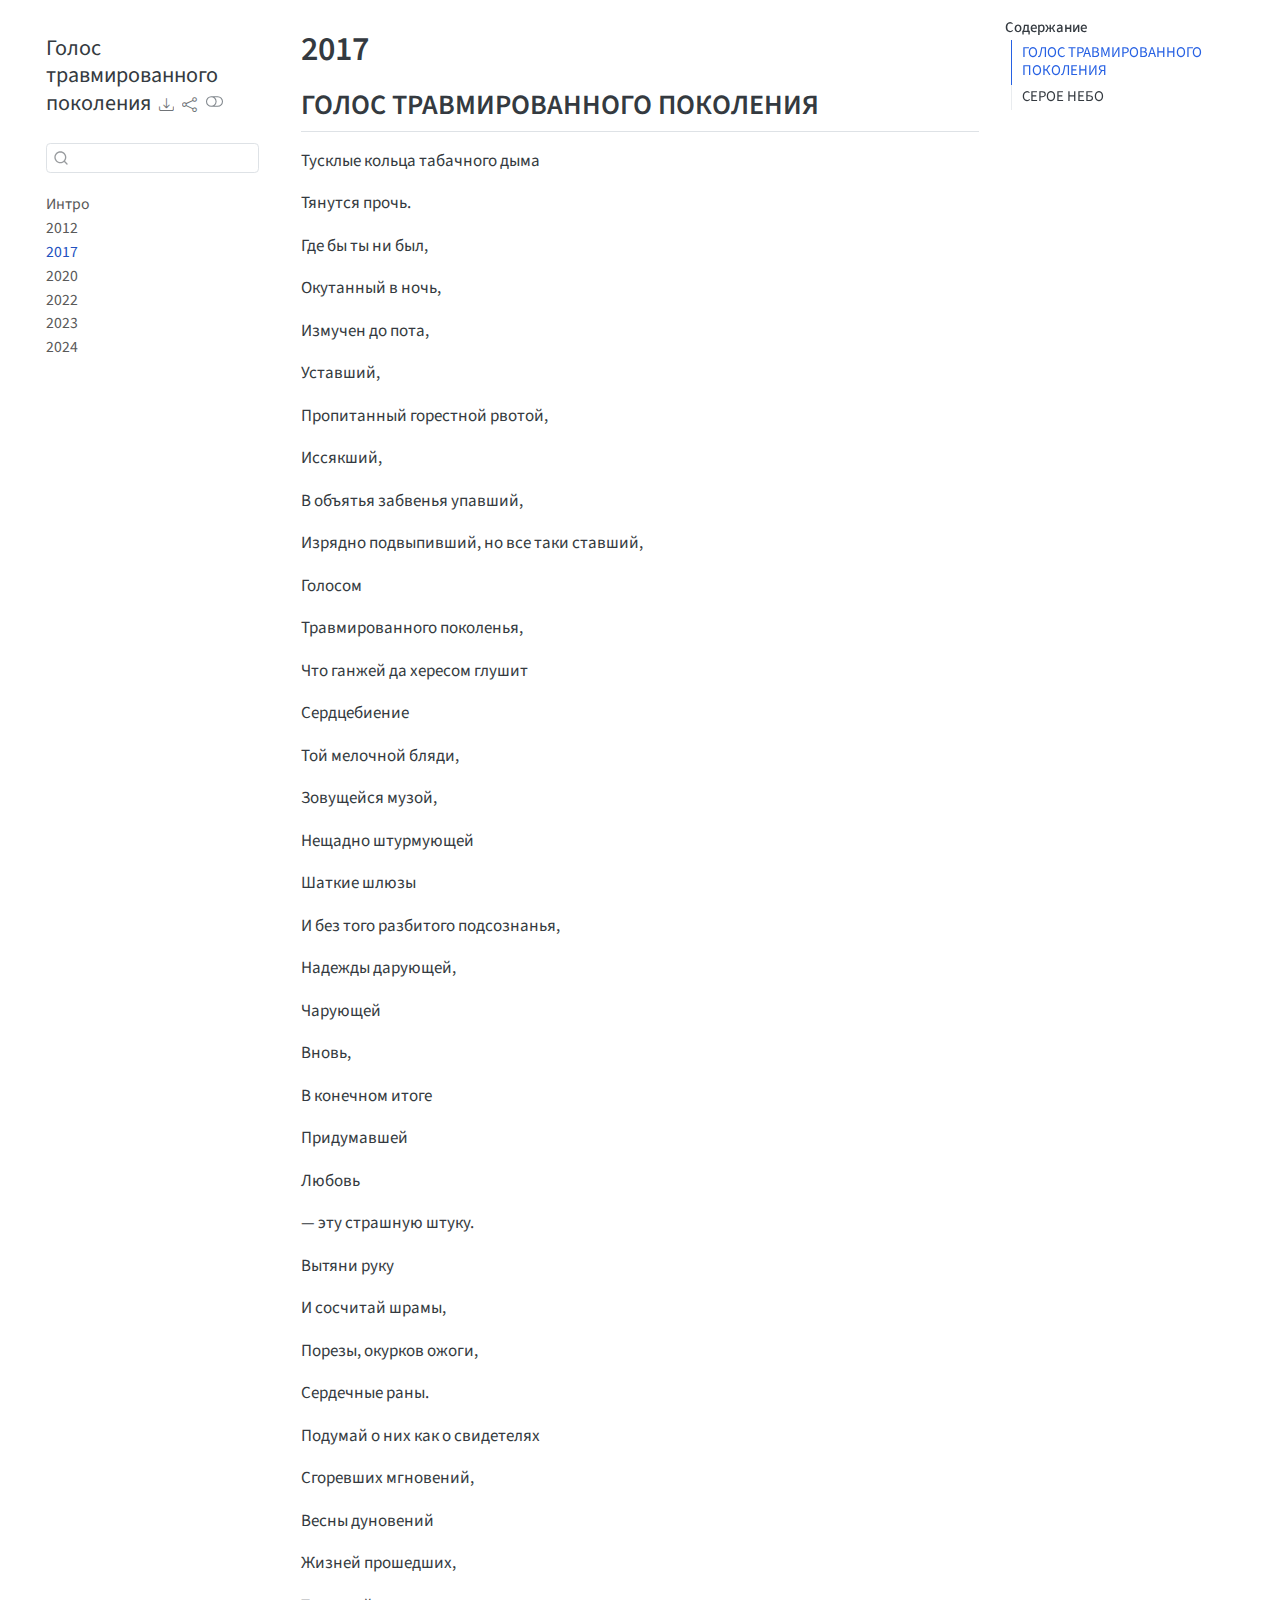
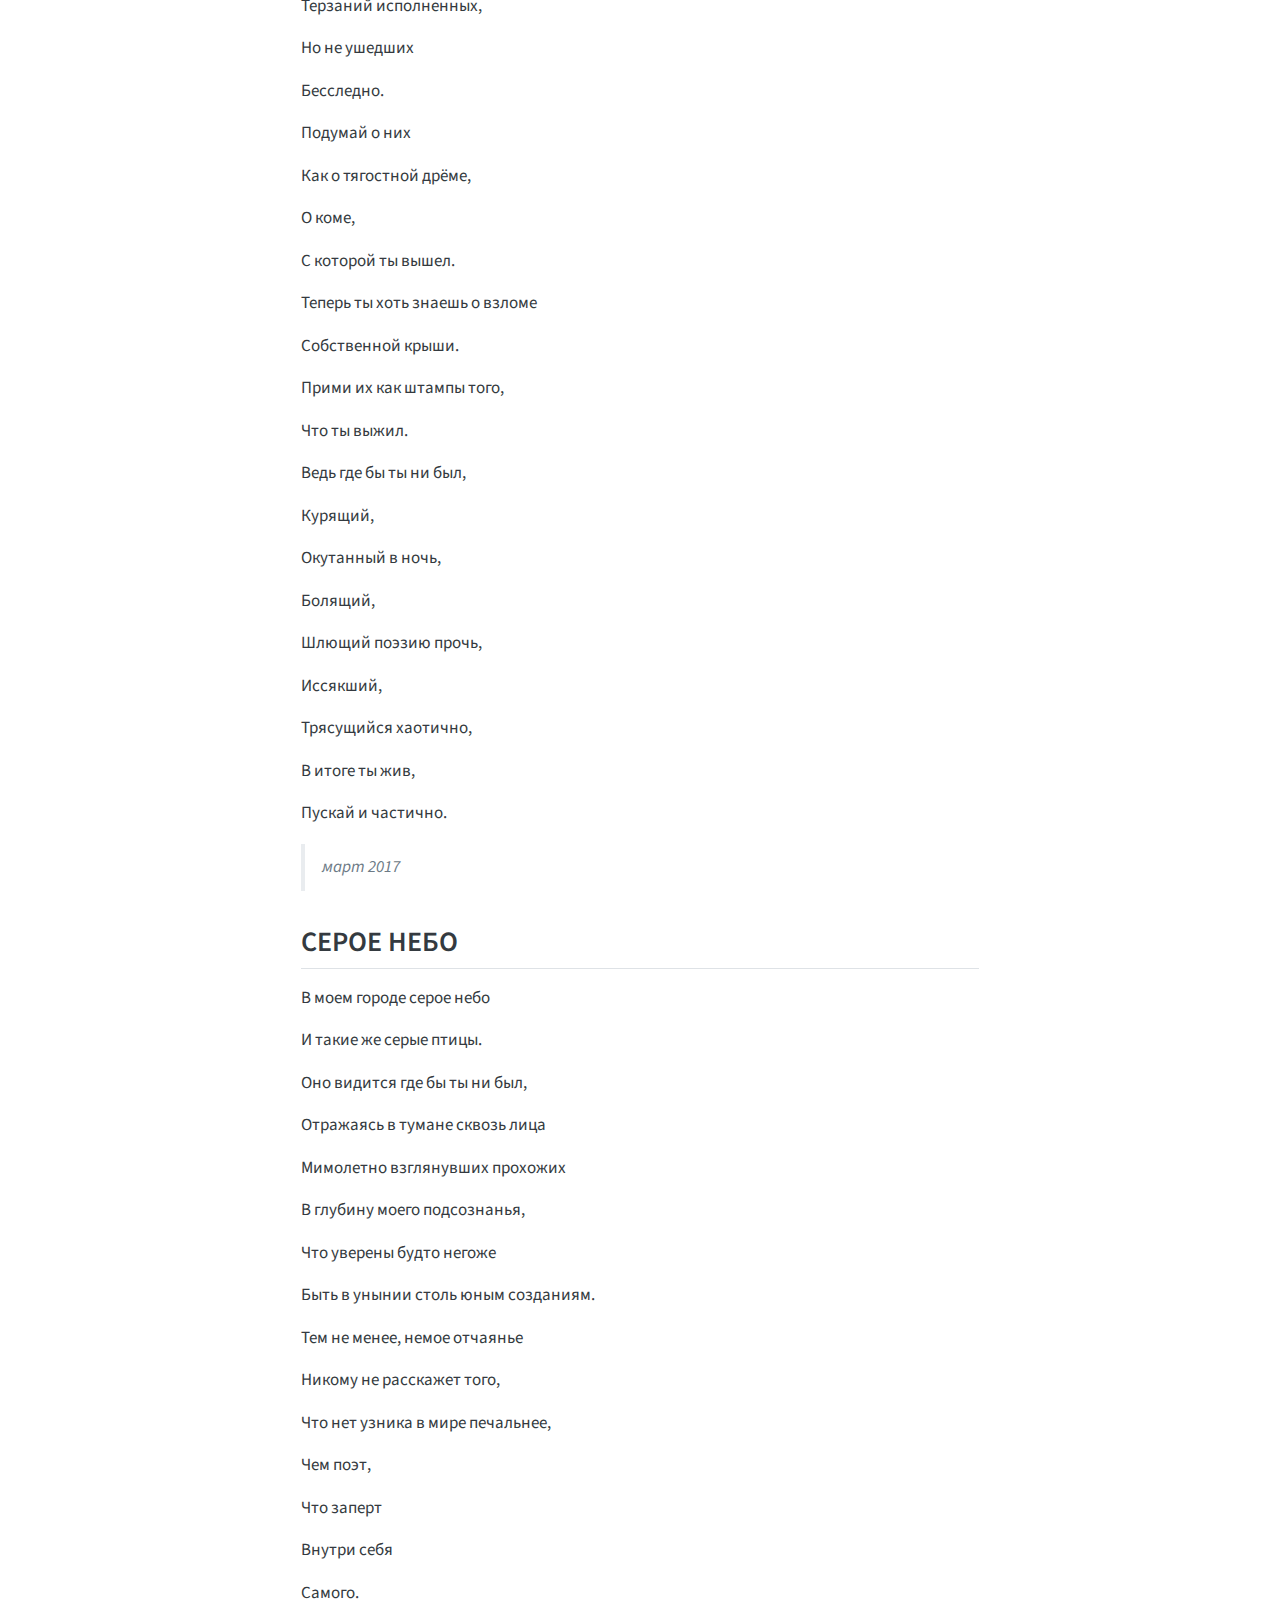
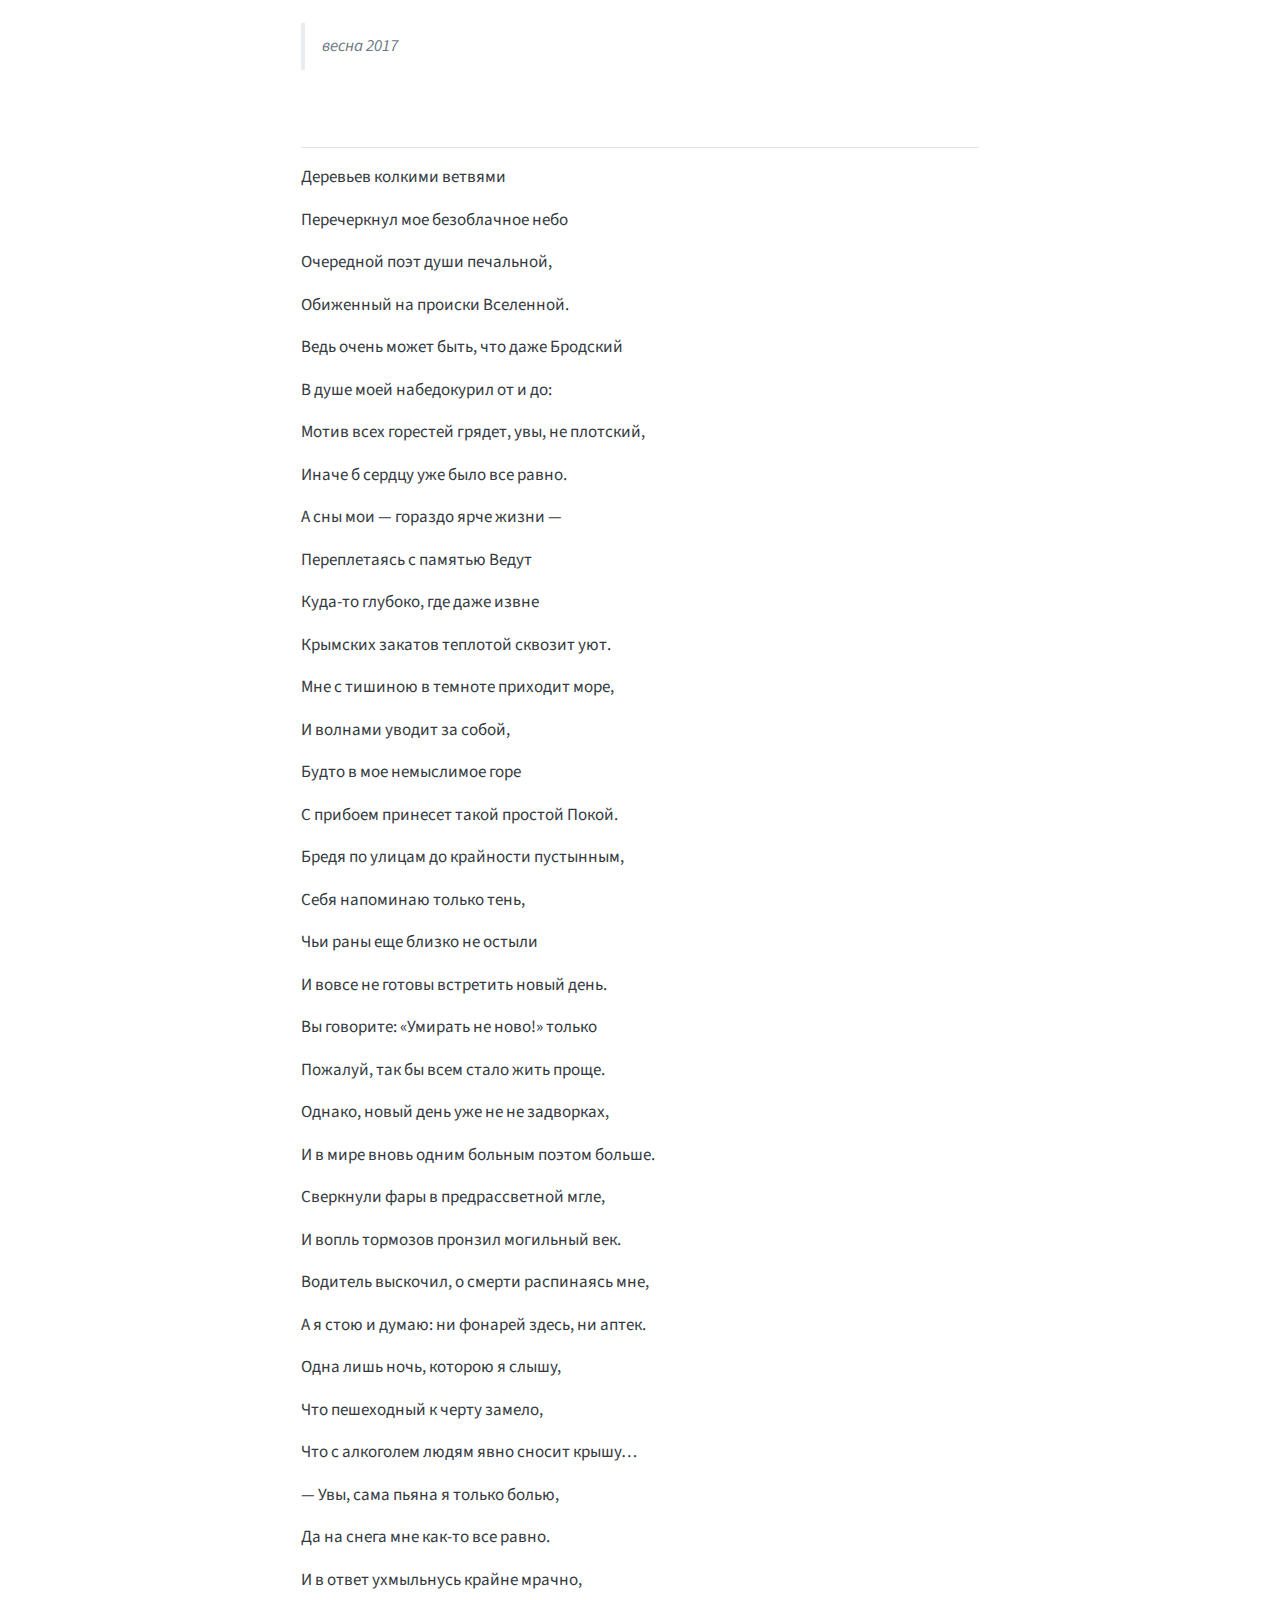
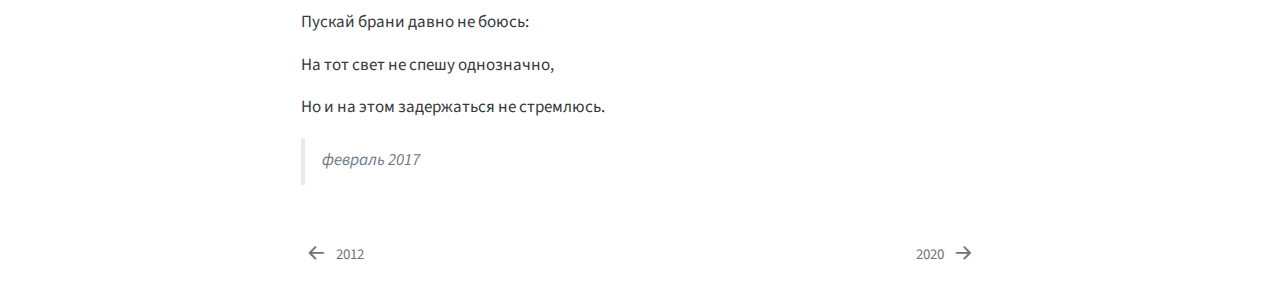
<file: docs/2017.html>
<!DOCTYPE html>
<html xmlns="http://www.w3.org/1999/xhtml" lang="en" xml:lang="en"><head>

<meta charset="utf-8">
<meta name="generator" content="quarto-1.5.57">

<meta name="viewport" content="width=device-width, initial-scale=1.0, user-scalable=yes">


<title>2017 – Голос травмированного поколения</title>
<style>
code{white-space: pre-wrap;}
span.smallcaps{font-variant: small-caps;}
div.columns{display: flex; gap: min(4vw, 1.5em);}
div.column{flex: auto; overflow-x: auto;}
div.hanging-indent{margin-left: 1.5em; text-indent: -1.5em;}
ul.task-list{list-style: none;}
ul.task-list li input[type="checkbox"] {
  width: 0.8em;
  margin: 0 0.8em 0.2em -1em; /* quarto-specific, see https://github.com/quarto-dev/quarto-cli/issues/4556 */ 
  vertical-align: middle;
}
</style>


<script src="site_libs/quarto-nav/quarto-nav.js"></script>
<script src="site_libs/quarto-nav/headroom.min.js"></script>
<script src="site_libs/clipboard/clipboard.min.js"></script>
<script src="site_libs/quarto-search/autocomplete.umd.js"></script>
<script src="site_libs/quarto-search/fuse.min.js"></script>
<script src="site_libs/quarto-search/quarto-search.js"></script>
<meta name="quarto:offset" content="./">
<link href="./2020.html" rel="next">
<link href="./2012.html" rel="prev">
<script src="site_libs/quarto-html/quarto.js"></script>
<script src="site_libs/quarto-html/popper.min.js"></script>
<script src="site_libs/quarto-html/tippy.umd.min.js"></script>
<script src="site_libs/quarto-html/anchor.min.js"></script>
<link href="site_libs/quarto-html/tippy.css" rel="stylesheet">
<link href="site_libs/quarto-html/quarto-syntax-highlighting.css" rel="stylesheet" class="quarto-color-scheme" id="quarto-text-highlighting-styles">
<link href="site_libs/quarto-html/quarto-syntax-highlighting-dark.css" rel="prefetch" class="quarto-color-scheme quarto-color-alternate" id="quarto-text-highlighting-styles">
<script src="site_libs/bootstrap/bootstrap.min.js"></script>
<link href="site_libs/bootstrap/bootstrap-icons.css" rel="stylesheet">
<link href="site_libs/bootstrap/bootstrap.min.css" rel="stylesheet" class="quarto-color-scheme" id="quarto-bootstrap" data-mode="light">
<link href="site_libs/bootstrap/bootstrap-dark.min.css" rel="prefetch" class="quarto-color-scheme quarto-color-alternate" id="quarto-bootstrap" data-mode="dark">
<script id="quarto-search-options" type="application/json">{
  "location": "sidebar",
  "copy-button": false,
  "collapse-after": 3,
  "panel-placement": "start",
  "type": "textbox",
  "limit": 50,
  "keyboard-shortcut": [
    "f",
    "/",
    "s"
  ],
  "show-item-context": false,
  "language": {
    "search-no-results-text": "Поиск не дал результатов",
    "search-matching-documents-text": "Результаты поиска",
    "search-copy-link-title": "Скопировать ссылку",
    "search-hide-matches-text": "Скрыть дополнительные результаты",
    "search-more-match-text": "дополнительный результат в этом документе",
    "search-more-matches-text": "дополнительных результата(-ов) в этом документе",
    "search-clear-button-title": "Очистить",
    "search-text-placeholder": "",
    "search-detached-cancel-button-title": "Отменить",
    "search-submit-button-title": "Найти",
    "search-label": "Поиск"
  }
}</script>


</head>

<body class="nav-sidebar floating">

<div id="quarto-search-results"></div>
  <header id="quarto-header" class="headroom fixed-top">
  <nav class="quarto-secondary-nav">
    <div class="container-fluid d-flex">
      <button type="button" class="quarto-btn-toggle btn" data-bs-toggle="collapse" role="button" data-bs-target=".quarto-sidebar-collapse-item" aria-controls="quarto-sidebar" aria-expanded="false" aria-label="Переключить боковую панель навигации" onclick="if (window.quartoToggleHeadroom) { window.quartoToggleHeadroom(); }">
        <i class="bi bi-layout-text-sidebar-reverse"></i>
      </button>
        <nav class="quarto-page-breadcrumbs" aria-label="breadcrumb"><ol class="breadcrumb"><li class="breadcrumb-item"><a href="./2017.html"><span class="chapter-title">2017</span></a></li></ol></nav>
        <a class="flex-grow-1" role="navigation" data-bs-toggle="collapse" data-bs-target=".quarto-sidebar-collapse-item" aria-controls="quarto-sidebar" aria-expanded="false" aria-label="Переключить боковую панель навигации" onclick="if (window.quartoToggleHeadroom) { window.quartoToggleHeadroom(); }">      
        </a>
      <button type="button" class="btn quarto-search-button" aria-label="Поиск" onclick="window.quartoOpenSearch();">
        <i class="bi bi-search"></i>
      </button>
    </div>
  </nav>
</header>
<!-- content -->
<div id="quarto-content" class="quarto-container page-columns page-rows-contents page-layout-article">
<!-- sidebar -->
  <nav id="quarto-sidebar" class="sidebar collapse collapse-horizontal quarto-sidebar-collapse-item sidebar-navigation floating overflow-auto">
    <div class="pt-lg-2 mt-2 text-left sidebar-header">
    <div class="sidebar-title mb-0 py-0">
      <a href="./">Голос травмированного поколения</a> 
        <div class="sidebar-tools-main tools-wide">
    <div class="dropdown">
      <a href="" title="Download" id="quarto-navigation-tool-dropdown-0" class="quarto-navigation-tool dropdown-toggle px-1" data-bs-toggle="dropdown" aria-expanded="false" role="link" aria-label="Download"><i class="bi bi-download"></i></a>
      <ul class="dropdown-menu" aria-labelledby="quarto-navigation-tool-dropdown-0">
          <li>
            <a class="dropdown-item sidebar-tools-main-item" href="./Голос-травмированного-поколения.pdf">
              <i class="bi bi-file-pdf pe-1"></i>
            Download PDF
            </a>
          </li>
          <li>
            <a class="dropdown-item sidebar-tools-main-item" href="./Голос-травмированного-поколения.epub">
              <i class="bi bi-journal pe-1"></i>
            Download ePub
            </a>
          </li>
      </ul>
    </div>
    <div class="dropdown">
      <a href="" title="Share" id="quarto-navigation-tool-dropdown-1" class="quarto-navigation-tool dropdown-toggle px-1" data-bs-toggle="dropdown" aria-expanded="false" role="link" aria-label="Share"><i class="bi bi-share"></i></a>
      <ul class="dropdown-menu" aria-labelledby="quarto-navigation-tool-dropdown-1">
          <li>
            <a class="dropdown-item sidebar-tools-main-item" href="https://twitter.com/intent/tweet?url=|url|">
              <i class="bi bi-twitter pe-1"></i>
            Twitter
            </a>
          </li>
          <li>
            <a class="dropdown-item sidebar-tools-main-item" href="https://www.facebook.com/sharer/sharer.php?u=|url|">
              <i class="bi bi-facebook pe-1"></i>
            Facebook
            </a>
          </li>
      </ul>
    </div>
  <a href="" class="quarto-color-scheme-toggle quarto-navigation-tool  px-1" onclick="window.quartoToggleColorScheme(); return false;" title="Переключить темный режим"><i class="bi"></i></a>
</div>
    </div>
      </div>
        <div class="mt-2 flex-shrink-0 align-items-center">
        <div class="sidebar-search">
        <div id="quarto-search" class="" title="Поиск"></div>
        </div>
        </div>
    <div class="sidebar-menu-container"> 
    <ul class="list-unstyled mt-1">
        <li class="sidebar-item">
  <div class="sidebar-item-container"> 
  <a href="./index.html" class="sidebar-item-text sidebar-link">
 <span class="menu-text">Интро</span></a>
  </div>
</li>
        <li class="sidebar-item">
  <div class="sidebar-item-container"> 
  <a href="./2012.html" class="sidebar-item-text sidebar-link"><span class="chapter-title">2012</span></a>
  </div>
</li>
        <li class="sidebar-item">
  <div class="sidebar-item-container"> 
  <a href="./2017.html" class="sidebar-item-text sidebar-link active"><span class="chapter-title">2017</span></a>
  </div>
</li>
        <li class="sidebar-item">
  <div class="sidebar-item-container"> 
  <a href="./2020.html" class="sidebar-item-text sidebar-link"><span class="chapter-title">2020</span></a>
  </div>
</li>
        <li class="sidebar-item">
  <div class="sidebar-item-container"> 
  <a href="./2022.html" class="sidebar-item-text sidebar-link"><span class="chapter-title">2022</span></a>
  </div>
</li>
        <li class="sidebar-item">
  <div class="sidebar-item-container"> 
  <a href="./2023.html" class="sidebar-item-text sidebar-link"><span class="chapter-title">2023</span></a>
  </div>
</li>
        <li class="sidebar-item">
  <div class="sidebar-item-container"> 
  <a href="./2024.html" class="sidebar-item-text sidebar-link"><span class="chapter-title">2024</span></a>
  </div>
</li>
    </ul>
    </div>
</nav>
<div id="quarto-sidebar-glass" class="quarto-sidebar-collapse-item" data-bs-toggle="collapse" data-bs-target=".quarto-sidebar-collapse-item"></div>
<!-- margin-sidebar -->
    <div id="quarto-margin-sidebar" class="sidebar margin-sidebar">
        <nav id="TOC" role="doc-toc" class="toc-active">
    <h2 id="toc-title">Содержание</h2>
   
  <ul>
  <li><a href="#голос-травмированного-поколения" id="toc-голос-травмированного-поколения" class="nav-link active" data-scroll-target="#голос-травмированного-поколения">ГОЛОС ТРАВМИРОВАННОГО ПОКОЛЕНИЯ</a></li>
  <li><a href="#серое-небо" id="toc-серое-небо" class="nav-link" data-scroll-target="#серое-небо">СЕРОЕ НЕБО</a></li>
  <li><a href="#section" id="toc-section" class="nav-link" data-scroll-target="#section"></a></li>
  </ul>
</nav>
    </div>
<!-- main -->
<main class="content" id="quarto-document-content">

<header id="title-block-header" class="quarto-title-block default">
<div class="quarto-title">
<h1 class="title"><span class="chapter-title">2017</span></h1>
</div>



<div class="quarto-title-meta">

    
  
    
  </div>
  


</header>


<section id="голос-травмированного-поколения" class="level2">
<h2 class="anchored" data-anchor-id="голос-травмированного-поколения">ГОЛОС ТРАВМИРОВАННОГО ПОКОЛЕНИЯ</h2>
<p>Тусклые кольца табачного дыма</p>
<p>Тянутся прочь.</p>
<p>Где бы ты ни был,</p>
<p>Окутанный в ночь,</p>
<p>Измучен до пота,</p>
<p>Уставший,</p>
<p>Пропитанный горестной рвотой,</p>
<p>Иссякший,</p>
<p>В объятья забвенья упавший,</p>
<p>Изрядно подвыпивший, но все таки ставший,</p>
<p>Голосом</p>
<p>Травмированного поколенья,</p>
<p>Что ганжей да хересом глушит</p>
<p>Сердцебиение</p>
<p>Той мелочной бляди,</p>
<p>Зовущейся музой,</p>
<p>Нещадно штурмующей</p>
<p>Шаткие шлюзы</p>
<p>И без того разбитого подсознанья,</p>
<p>Надежды дарующей,</p>
<p>Чарующей</p>
<p>Вновь,</p>
<p>В конечном итоге</p>
<p>Придумавшей</p>
<p>Любовь</p>
<p>— эту страшную штуку.</p>
<p>Вытяни руку</p>
<p>И сосчитай шрамы,</p>
<p>Порезы, окурков ожоги,</p>
<p>Сердечные раны.</p>
<p>Подумай о них как о свидетелях</p>
<p>Сгоревших мгновений,</p>
<p>Весны дуновений</p>
<p>Жизней прошедших,</p>
<p>Терзаний исполненных,</p>
<p>Но не ушедших</p>
<p>Бесследно.</p>
<p>Подумай о них</p>
<p>Как о тягостной дрёме,</p>
<p>О коме,</p>
<p>С которой ты вышел.</p>
<p>Теперь ты хоть знаешь о взломе</p>
<p>Собственной крыши.</p>
<p>Прими их как штампы того,</p>
<p>Что ты выжил.</p>
<p>Ведь где бы ты ни был,</p>
<p>Курящий,</p>
<p>Окутанный в ночь,</p>
<p>Болящий,</p>
<p>Шлющий поэзию прочь,</p>
<p>Иссякший,</p>
<p>Трясущийся хаотично,</p>
<p>В итоге ты жив,</p>
<p>Пускай и частично.</p>
<blockquote class="blockquote">
<p><em>март 2017</em></p>
</blockquote>
</section>
<section id="серое-небо" class="level2">
<h2 class="anchored" data-anchor-id="серое-небо">СЕРОЕ НЕБО</h2>
<p>В моем городе серое небо</p>
<p>И такие же серые птицы.</p>
<p>Оно видится где бы ты ни был,</p>
<p>Отражаясь в тумане сквозь лица</p>
<p>Мимолетно взглянувших прохожих</p>
<p>В глубину моего подсознанья,</p>
<p>Что уверены будто негоже</p>
<p>Быть в унынии столь юным созданиям.</p>
<p>Тем не менее, немое отчаянье</p>
<p>Никому не расскажет того,</p>
<p>Что нет узника в мире печальнее,</p>
<p>Чем поэт,</p>
<p>Что заперт</p>
<p>Внутри себя</p>
<p>Самого.</p>
<blockquote class="blockquote">
<p><em>весна 2017</em></p>
</blockquote>
</section>
<section id="section" class="level2">
<h2 class="anchored" data-anchor-id="section"></h2>
<p>Деревьев колкими ветвями</p>
<p>Перечеркнул мое безоблачное небо</p>
<p>Очередной поэт души печальной,</p>
<p>Обиженный на происки Вселенной.</p>
<p>Ведь очень может быть, что даже Бродский</p>
<p>В душе моей набедокурил от и до:</p>
<p>Мотив всех горестей грядет, увы, не плотский,</p>
<p>Иначе б сердцу уже было все равно.</p>
<p>А сны мои — гораздо ярче жизни —</p>
<p>Переплетаясь с памятью Ведут</p>
<p>Куда-то глубоко, где даже извне</p>
<p>Крымских закатов теплотой сквозит уют.</p>
<p>Мне с тишиною в темноте приходит море,</p>
<p>И волнами уводит за собой,</p>
<p>Будто в мое немыслимое горе</p>
<p>С прибоем принесет такой простой Покой.</p>
<p>Бредя по улицам до крайности пустынным,</p>
<p>Себя напоминаю только тень,</p>
<p>Чьи раны еще близко не остыли</p>
<p>И вовсе не готовы встретить новый день.</p>
<p>Вы говорите: «Умирать не ново!» только</p>
<p>Пожалуй, так бы всем стало жить проще.</p>
<p>Однако, новый день уже не не задворках,</p>
<p>И в мире вновь одним больным поэтом больше.</p>
<p>Сверкнули фары в предрассветной мгле,</p>
<p>И вопль тормозов пронзил могильный век.</p>
<p>Водитель выскочил, о смерти распинаясь мне,</p>
<p>А я стою и думаю: ни фонарей здесь, ни аптек.</p>
<p>Одна лишь ночь, которою я слышу,</p>
<p>Что пешеходный к черту замело,</p>
<p>Что с алкоголем людям явно сносит крышу…</p>
<p>— Увы, сама пьяна я только болью,</p>
<p>Да на снега мне как-то все равно.</p>
<p>И в ответ ухмыльнусь крайне мрачно,</p>
<p>Пускай брани давно не боюсь:</p>
<p>На тот свет не спешу однозначно,</p>
<p>Но и на этом задержаться не стремлюсь.</p>
<blockquote class="blockquote">
<p><em>февраль 2017</em></p>
</blockquote>


</section>

</main> <!-- /main -->
<script id="quarto-html-after-body" type="application/javascript">
window.document.addEventListener("DOMContentLoaded", function (event) {
  const toggleBodyColorMode = (bsSheetEl) => {
    const mode = bsSheetEl.getAttribute("data-mode");
    const bodyEl = window.document.querySelector("body");
    if (mode === "dark") {
      bodyEl.classList.add("quarto-dark");
      bodyEl.classList.remove("quarto-light");
    } else {
      bodyEl.classList.add("quarto-light");
      bodyEl.classList.remove("quarto-dark");
    }
  }
  const toggleBodyColorPrimary = () => {
    const bsSheetEl = window.document.querySelector("link#quarto-bootstrap");
    if (bsSheetEl) {
      toggleBodyColorMode(bsSheetEl);
    }
  }
  toggleBodyColorPrimary();  
  const disableStylesheet = (stylesheets) => {
    for (let i=0; i < stylesheets.length; i++) {
      const stylesheet = stylesheets[i];
      stylesheet.rel = 'prefetch';
    }
  }
  const enableStylesheet = (stylesheets) => {
    for (let i=0; i < stylesheets.length; i++) {
      const stylesheet = stylesheets[i];
      stylesheet.rel = 'stylesheet';
    }
  }
  const manageTransitions = (selector, allowTransitions) => {
    const els = window.document.querySelectorAll(selector);
    for (let i=0; i < els.length; i++) {
      const el = els[i];
      if (allowTransitions) {
        el.classList.remove('notransition');
      } else {
        el.classList.add('notransition');
      }
    }
  }
  const toggleGiscusIfUsed = (isAlternate, darkModeDefault) => {
    const baseTheme = document.querySelector('#giscus-base-theme')?.value ?? 'light';
    const alternateTheme = document.querySelector('#giscus-alt-theme')?.value ?? 'dark';
    let newTheme = '';
    if(darkModeDefault) {
      newTheme = isAlternate ? baseTheme : alternateTheme;
    } else {
      newTheme = isAlternate ? alternateTheme : baseTheme;
    }
    const changeGiscusTheme = () => {
      // From: https://github.com/giscus/giscus/issues/336
      const sendMessage = (message) => {
        const iframe = document.querySelector('iframe.giscus-frame');
        if (!iframe) return;
        iframe.contentWindow.postMessage({ giscus: message }, 'https://giscus.app');
      }
      sendMessage({
        setConfig: {
          theme: newTheme
        }
      });
    }
    const isGiscussLoaded = window.document.querySelector('iframe.giscus-frame') !== null;
    if (isGiscussLoaded) {
      changeGiscusTheme();
    }
  }
  const toggleColorMode = (alternate) => {
    // Switch the stylesheets
    const alternateStylesheets = window.document.querySelectorAll('link.quarto-color-scheme.quarto-color-alternate');
    manageTransitions('#quarto-margin-sidebar .nav-link', false);
    if (alternate) {
      enableStylesheet(alternateStylesheets);
      for (const sheetNode of alternateStylesheets) {
        if (sheetNode.id === "quarto-bootstrap") {
          toggleBodyColorMode(sheetNode);
        }
      }
    } else {
      disableStylesheet(alternateStylesheets);
      toggleBodyColorPrimary();
    }
    manageTransitions('#quarto-margin-sidebar .nav-link', true);
    // Switch the toggles
    const toggles = window.document.querySelectorAll('.quarto-color-scheme-toggle');
    for (let i=0; i < toggles.length; i++) {
      const toggle = toggles[i];
      if (toggle) {
        if (alternate) {
          toggle.classList.add("alternate");     
        } else {
          toggle.classList.remove("alternate");
        }
      }
    }
    // Hack to workaround the fact that safari doesn't
    // properly recolor the scrollbar when toggling (#1455)
    if (navigator.userAgent.indexOf('Safari') > 0 && navigator.userAgent.indexOf('Chrome') == -1) {
      manageTransitions("body", false);
      window.scrollTo(0, 1);
      setTimeout(() => {
        window.scrollTo(0, 0);
        manageTransitions("body", true);
      }, 40);  
    }
  }
  const isFileUrl = () => { 
    return window.location.protocol === 'file:';
  }
  const hasAlternateSentinel = () => {  
    let styleSentinel = getColorSchemeSentinel();
    if (styleSentinel !== null) {
      return styleSentinel === "alternate";
    } else {
      return false;
    }
  }
  const setStyleSentinel = (alternate) => {
    const value = alternate ? "alternate" : "default";
    if (!isFileUrl()) {
      window.localStorage.setItem("quarto-color-scheme", value);
    } else {
      localAlternateSentinel = value;
    }
  }
  const getColorSchemeSentinel = () => {
    if (!isFileUrl()) {
      const storageValue = window.localStorage.getItem("quarto-color-scheme");
      return storageValue != null ? storageValue : localAlternateSentinel;
    } else {
      return localAlternateSentinel;
    }
  }
  const darkModeDefault = false;
  let localAlternateSentinel = darkModeDefault ? 'alternate' : 'default';
  // Dark / light mode switch
  window.quartoToggleColorScheme = () => {
    // Read the current dark / light value 
    let toAlternate = !hasAlternateSentinel();
    toggleColorMode(toAlternate);
    setStyleSentinel(toAlternate);
    toggleGiscusIfUsed(toAlternate, darkModeDefault);
  };
  // Ensure there is a toggle, if there isn't float one in the top right
  if (window.document.querySelector('.quarto-color-scheme-toggle') === null) {
    const a = window.document.createElement('a');
    a.classList.add('top-right');
    a.classList.add('quarto-color-scheme-toggle');
    a.href = "";
    a.onclick = function() { try { window.quartoToggleColorScheme(); } catch {} return false; };
    const i = window.document.createElement("i");
    i.classList.add('bi');
    a.appendChild(i);
    window.document.body.appendChild(a);
  }
  // Switch to dark mode if need be
  if (hasAlternateSentinel()) {
    toggleColorMode(true);
  } else {
    toggleColorMode(false);
  }
  const icon = "";
  const anchorJS = new window.AnchorJS();
  anchorJS.options = {
    placement: 'right',
    icon: icon
  };
  anchorJS.add('.anchored');
  const isCodeAnnotation = (el) => {
    for (const clz of el.classList) {
      if (clz.startsWith('code-annotation-')) {                     
        return true;
      }
    }
    return false;
  }
  const onCopySuccess = function(e) {
    // button target
    const button = e.trigger;
    // don't keep focus
    button.blur();
    // flash "checked"
    button.classList.add('code-copy-button-checked');
    var currentTitle = button.getAttribute("title");
    button.setAttribute("title", "Скопировано");
    let tooltip;
    if (window.bootstrap) {
      button.setAttribute("data-bs-toggle", "tooltip");
      button.setAttribute("data-bs-placement", "left");
      button.setAttribute("data-bs-title", "Скопировано");
      tooltip = new bootstrap.Tooltip(button, 
        { trigger: "manual", 
          customClass: "code-copy-button-tooltip",
          offset: [0, -8]});
      tooltip.show();    
    }
    setTimeout(function() {
      if (tooltip) {
        tooltip.hide();
        button.removeAttribute("data-bs-title");
        button.removeAttribute("data-bs-toggle");
        button.removeAttribute("data-bs-placement");
      }
      button.setAttribute("title", currentTitle);
      button.classList.remove('code-copy-button-checked');
    }, 1000);
    // clear code selection
    e.clearSelection();
  }
  const getTextToCopy = function(trigger) {
      const codeEl = trigger.previousElementSibling.cloneNode(true);
      for (const childEl of codeEl.children) {
        if (isCodeAnnotation(childEl)) {
          childEl.remove();
        }
      }
      return codeEl.innerText;
  }
  const clipboard = new window.ClipboardJS('.code-copy-button:not([data-in-quarto-modal])', {
    text: getTextToCopy
  });
  clipboard.on('success', onCopySuccess);
  if (window.document.getElementById('quarto-embedded-source-code-modal')) {
    // For code content inside modals, clipBoardJS needs to be initialized with a container option
    // TODO: Check when it could be a function (https://github.com/zenorocha/clipboard.js/issues/860)
    const clipboardModal = new window.ClipboardJS('.code-copy-button[data-in-quarto-modal]', {
      text: getTextToCopy,
      container: window.document.getElementById('quarto-embedded-source-code-modal')
    });
    clipboardModal.on('success', onCopySuccess);
  }
    var localhostRegex = new RegExp(/^(?:http|https):\/\/localhost\:?[0-9]*\//);
    var mailtoRegex = new RegExp(/^mailto:/);
      var filterRegex = new RegExp('/' + window.location.host + '/');
    var isInternal = (href) => {
        return filterRegex.test(href) || localhostRegex.test(href) || mailtoRegex.test(href);
    }
    // Inspect non-navigation links and adorn them if external
 	var links = window.document.querySelectorAll('a[href]:not(.nav-link):not(.navbar-brand):not(.toc-action):not(.sidebar-link):not(.sidebar-item-toggle):not(.pagination-link):not(.no-external):not([aria-hidden]):not(.dropdown-item):not(.quarto-navigation-tool):not(.about-link)');
    for (var i=0; i<links.length; i++) {
      const link = links[i];
      if (!isInternal(link.href)) {
        // undo the damage that might have been done by quarto-nav.js in the case of
        // links that we want to consider external
        if (link.dataset.originalHref !== undefined) {
          link.href = link.dataset.originalHref;
        }
      }
    }
  function tippyHover(el, contentFn, onTriggerFn, onUntriggerFn) {
    const config = {
      allowHTML: true,
      maxWidth: 500,
      delay: 100,
      arrow: false,
      appendTo: function(el) {
          return el.parentElement;
      },
      interactive: true,
      interactiveBorder: 10,
      theme: 'quarto',
      placement: 'bottom-start',
    };
    if (contentFn) {
      config.content = contentFn;
    }
    if (onTriggerFn) {
      config.onTrigger = onTriggerFn;
    }
    if (onUntriggerFn) {
      config.onUntrigger = onUntriggerFn;
    }
    window.tippy(el, config); 
  }
  const noterefs = window.document.querySelectorAll('a[role="doc-noteref"]');
  for (var i=0; i<noterefs.length; i++) {
    const ref = noterefs[i];
    tippyHover(ref, function() {
      // use id or data attribute instead here
      let href = ref.getAttribute('data-footnote-href') || ref.getAttribute('href');
      try { href = new URL(href).hash; } catch {}
      const id = href.replace(/^#\/?/, "");
      const note = window.document.getElementById(id);
      if (note) {
        return note.innerHTML;
      } else {
        return "";
      }
    });
  }
  const xrefs = window.document.querySelectorAll('a.quarto-xref');
  const processXRef = (id, note) => {
    // Strip column container classes
    const stripColumnClz = (el) => {
      el.classList.remove("page-full", "page-columns");
      if (el.children) {
        for (const child of el.children) {
          stripColumnClz(child);
        }
      }
    }
    stripColumnClz(note)
    if (id === null || id.startsWith('sec-')) {
      // Special case sections, only their first couple elements
      const container = document.createElement("div");
      if (note.children && note.children.length > 2) {
        container.appendChild(note.children[0].cloneNode(true));
        for (let i = 1; i < note.children.length; i++) {
          const child = note.children[i];
          if (child.tagName === "P" && child.innerText === "") {
            continue;
          } else {
            container.appendChild(child.cloneNode(true));
            break;
          }
        }
        if (window.Quarto?.typesetMath) {
          window.Quarto.typesetMath(container);
        }
        return container.innerHTML
      } else {
        if (window.Quarto?.typesetMath) {
          window.Quarto.typesetMath(note);
        }
        return note.innerHTML;
      }
    } else {
      // Remove any anchor links if they are present
      const anchorLink = note.querySelector('a.anchorjs-link');
      if (anchorLink) {
        anchorLink.remove();
      }
      if (window.Quarto?.typesetMath) {
        window.Quarto.typesetMath(note);
      }
      // TODO in 1.5, we should make sure this works without a callout special case
      if (note.classList.contains("callout")) {
        return note.outerHTML;
      } else {
        return note.innerHTML;
      }
    }
  }
  for (var i=0; i<xrefs.length; i++) {
    const xref = xrefs[i];
    tippyHover(xref, undefined, function(instance) {
      instance.disable();
      let url = xref.getAttribute('href');
      let hash = undefined; 
      if (url.startsWith('#')) {
        hash = url;
      } else {
        try { hash = new URL(url).hash; } catch {}
      }
      if (hash) {
        const id = hash.replace(/^#\/?/, "");
        const note = window.document.getElementById(id);
        if (note !== null) {
          try {
            const html = processXRef(id, note.cloneNode(true));
            instance.setContent(html);
          } finally {
            instance.enable();
            instance.show();
          }
        } else {
          // See if we can fetch this
          fetch(url.split('#')[0])
          .then(res => res.text())
          .then(html => {
            const parser = new DOMParser();
            const htmlDoc = parser.parseFromString(html, "text/html");
            const note = htmlDoc.getElementById(id);
            if (note !== null) {
              const html = processXRef(id, note);
              instance.setContent(html);
            } 
          }).finally(() => {
            instance.enable();
            instance.show();
          });
        }
      } else {
        // See if we can fetch a full url (with no hash to target)
        // This is a special case and we should probably do some content thinning / targeting
        fetch(url)
        .then(res => res.text())
        .then(html => {
          const parser = new DOMParser();
          const htmlDoc = parser.parseFromString(html, "text/html");
          const note = htmlDoc.querySelector('main.content');
          if (note !== null) {
            // This should only happen for chapter cross references
            // (since there is no id in the URL)
            // remove the first header
            if (note.children.length > 0 && note.children[0].tagName === "HEADER") {
              note.children[0].remove();
            }
            const html = processXRef(null, note);
            instance.setContent(html);
          } 
        }).finally(() => {
          instance.enable();
          instance.show();
        });
      }
    }, function(instance) {
    });
  }
      let selectedAnnoteEl;
      const selectorForAnnotation = ( cell, annotation) => {
        let cellAttr = 'data-code-cell="' + cell + '"';
        let lineAttr = 'data-code-annotation="' +  annotation + '"';
        const selector = 'span[' + cellAttr + '][' + lineAttr + ']';
        return selector;
      }
      const selectCodeLines = (annoteEl) => {
        const doc = window.document;
        const targetCell = annoteEl.getAttribute("data-target-cell");
        const targetAnnotation = annoteEl.getAttribute("data-target-annotation");
        const annoteSpan = window.document.querySelector(selectorForAnnotation(targetCell, targetAnnotation));
        const lines = annoteSpan.getAttribute("data-code-lines").split(",");
        const lineIds = lines.map((line) => {
          return targetCell + "-" + line;
        })
        let top = null;
        let height = null;
        let parent = null;
        if (lineIds.length > 0) {
            //compute the position of the single el (top and bottom and make a div)
            const el = window.document.getElementById(lineIds[0]);
            top = el.offsetTop;
            height = el.offsetHeight;
            parent = el.parentElement.parentElement;
          if (lineIds.length > 1) {
            const lastEl = window.document.getElementById(lineIds[lineIds.length - 1]);
            const bottom = lastEl.offsetTop + lastEl.offsetHeight;
            height = bottom - top;
          }
          if (top !== null && height !== null && parent !== null) {
            // cook up a div (if necessary) and position it 
            let div = window.document.getElementById("code-annotation-line-highlight");
            if (div === null) {
              div = window.document.createElement("div");
              div.setAttribute("id", "code-annotation-line-highlight");
              div.style.position = 'absolute';
              parent.appendChild(div);
            }
            div.style.top = top - 2 + "px";
            div.style.height = height + 4 + "px";
            div.style.left = 0;
            let gutterDiv = window.document.getElementById("code-annotation-line-highlight-gutter");
            if (gutterDiv === null) {
              gutterDiv = window.document.createElement("div");
              gutterDiv.setAttribute("id", "code-annotation-line-highlight-gutter");
              gutterDiv.style.position = 'absolute';
              const codeCell = window.document.getElementById(targetCell);
              const gutter = codeCell.querySelector('.code-annotation-gutter');
              gutter.appendChild(gutterDiv);
            }
            gutterDiv.style.top = top - 2 + "px";
            gutterDiv.style.height = height + 4 + "px";
          }
          selectedAnnoteEl = annoteEl;
        }
      };
      const unselectCodeLines = () => {
        const elementsIds = ["code-annotation-line-highlight", "code-annotation-line-highlight-gutter"];
        elementsIds.forEach((elId) => {
          const div = window.document.getElementById(elId);
          if (div) {
            div.remove();
          }
        });
        selectedAnnoteEl = undefined;
      };
        // Handle positioning of the toggle
    window.addEventListener(
      "resize",
      throttle(() => {
        elRect = undefined;
        if (selectedAnnoteEl) {
          selectCodeLines(selectedAnnoteEl);
        }
      }, 10)
    );
    function throttle(fn, ms) {
    let throttle = false;
    let timer;
      return (...args) => {
        if(!throttle) { // first call gets through
            fn.apply(this, args);
            throttle = true;
        } else { // all the others get throttled
            if(timer) clearTimeout(timer); // cancel #2
            timer = setTimeout(() => {
              fn.apply(this, args);
              timer = throttle = false;
            }, ms);
        }
      };
    }
      // Attach click handler to the DT
      const annoteDls = window.document.querySelectorAll('dt[data-target-cell]');
      for (const annoteDlNode of annoteDls) {
        annoteDlNode.addEventListener('click', (event) => {
          const clickedEl = event.target;
          if (clickedEl !== selectedAnnoteEl) {
            unselectCodeLines();
            const activeEl = window.document.querySelector('dt[data-target-cell].code-annotation-active');
            if (activeEl) {
              activeEl.classList.remove('code-annotation-active');
            }
            selectCodeLines(clickedEl);
            clickedEl.classList.add('code-annotation-active');
          } else {
            // Unselect the line
            unselectCodeLines();
            clickedEl.classList.remove('code-annotation-active');
          }
        });
      }
  const findCites = (el) => {
    const parentEl = el.parentElement;
    if (parentEl) {
      const cites = parentEl.dataset.cites;
      if (cites) {
        return {
          el,
          cites: cites.split(' ')
        };
      } else {
        return findCites(el.parentElement)
      }
    } else {
      return undefined;
    }
  };
  var bibliorefs = window.document.querySelectorAll('a[role="doc-biblioref"]');
  for (var i=0; i<bibliorefs.length; i++) {
    const ref = bibliorefs[i];
    const citeInfo = findCites(ref);
    if (citeInfo) {
      tippyHover(citeInfo.el, function() {
        var popup = window.document.createElement('div');
        citeInfo.cites.forEach(function(cite) {
          var citeDiv = window.document.createElement('div');
          citeDiv.classList.add('hanging-indent');
          citeDiv.classList.add('csl-entry');
          var biblioDiv = window.document.getElementById('ref-' + cite);
          if (biblioDiv) {
            citeDiv.innerHTML = biblioDiv.innerHTML;
          }
          popup.appendChild(citeDiv);
        });
        return popup.innerHTML;
      });
    }
  }
});
</script>
<nav class="page-navigation">
  <div class="nav-page nav-page-previous">
      <a href="./2012.html" class="pagination-link" aria-label="2012">
        <i class="bi bi-arrow-left-short"></i> <span class="nav-page-text"><span class="chapter-title">2012</span></span>
      </a>          
  </div>
  <div class="nav-page nav-page-next">
      <a href="./2020.html" class="pagination-link" aria-label="2020">
        <span class="nav-page-text"><span class="chapter-title">2020</span></span> <i class="bi bi-arrow-right-short"></i>
      </a>
  </div>
</nav>
</div> <!-- /content -->




</body></html>
</file>
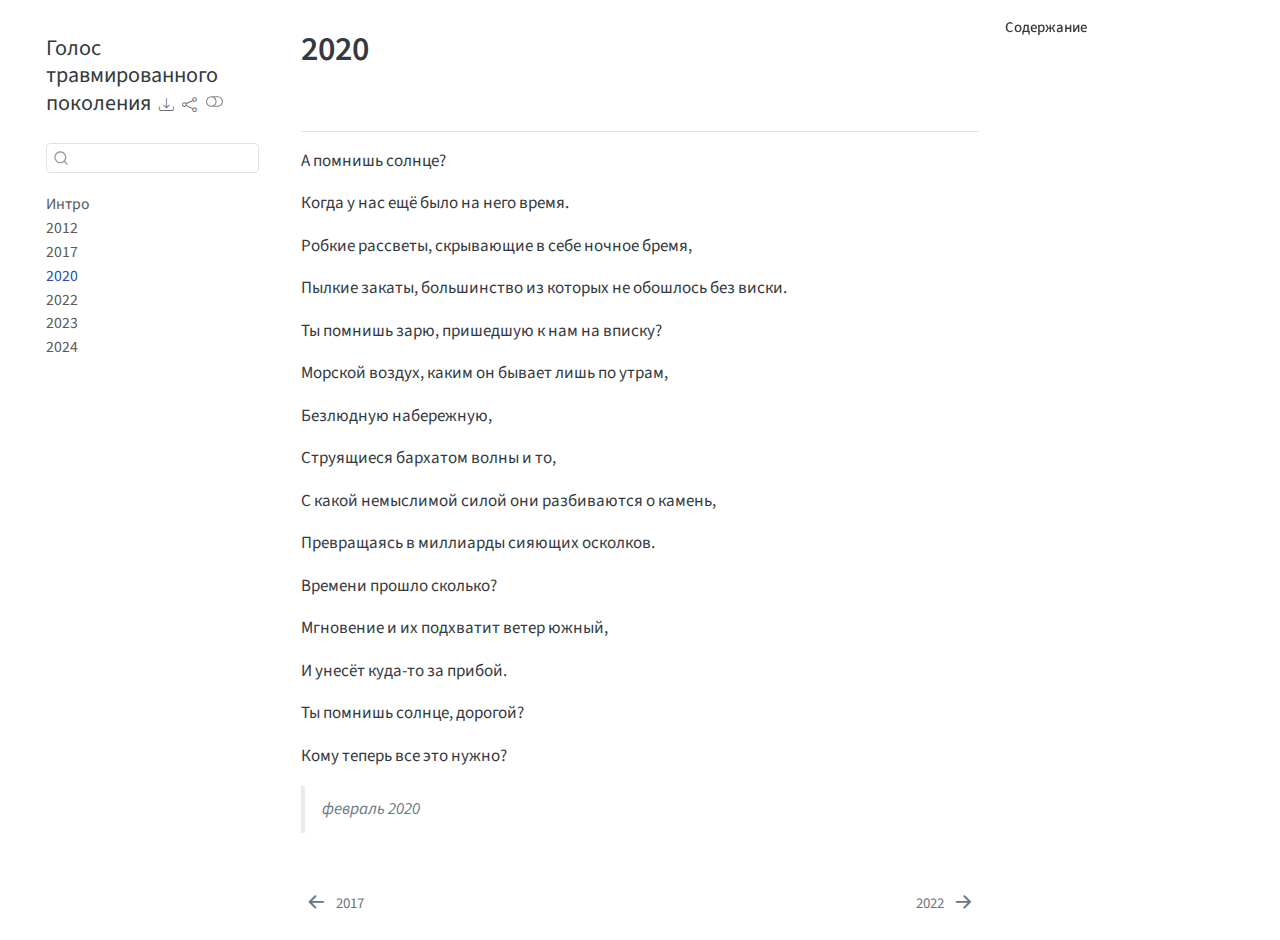
<file: docs/2020.html>
<!DOCTYPE html>
<html xmlns="http://www.w3.org/1999/xhtml" lang="en" xml:lang="en"><head>

<meta charset="utf-8">
<meta name="generator" content="quarto-1.5.57">

<meta name="viewport" content="width=device-width, initial-scale=1.0, user-scalable=yes">


<title>2020 – Голос травмированного поколения</title>
<style>
code{white-space: pre-wrap;}
span.smallcaps{font-variant: small-caps;}
div.columns{display: flex; gap: min(4vw, 1.5em);}
div.column{flex: auto; overflow-x: auto;}
div.hanging-indent{margin-left: 1.5em; text-indent: -1.5em;}
ul.task-list{list-style: none;}
ul.task-list li input[type="checkbox"] {
  width: 0.8em;
  margin: 0 0.8em 0.2em -1em; /* quarto-specific, see https://github.com/quarto-dev/quarto-cli/issues/4556 */ 
  vertical-align: middle;
}
</style>


<script src="site_libs/quarto-nav/quarto-nav.js"></script>
<script src="site_libs/quarto-nav/headroom.min.js"></script>
<script src="site_libs/clipboard/clipboard.min.js"></script>
<script src="site_libs/quarto-search/autocomplete.umd.js"></script>
<script src="site_libs/quarto-search/fuse.min.js"></script>
<script src="site_libs/quarto-search/quarto-search.js"></script>
<meta name="quarto:offset" content="./">
<link href="./2022.html" rel="next">
<link href="./2017.html" rel="prev">
<script src="site_libs/quarto-html/quarto.js"></script>
<script src="site_libs/quarto-html/popper.min.js"></script>
<script src="site_libs/quarto-html/tippy.umd.min.js"></script>
<script src="site_libs/quarto-html/anchor.min.js"></script>
<link href="site_libs/quarto-html/tippy.css" rel="stylesheet">
<link href="site_libs/quarto-html/quarto-syntax-highlighting.css" rel="stylesheet" class="quarto-color-scheme" id="quarto-text-highlighting-styles">
<link href="site_libs/quarto-html/quarto-syntax-highlighting-dark.css" rel="prefetch" class="quarto-color-scheme quarto-color-alternate" id="quarto-text-highlighting-styles">
<script src="site_libs/bootstrap/bootstrap.min.js"></script>
<link href="site_libs/bootstrap/bootstrap-icons.css" rel="stylesheet">
<link href="site_libs/bootstrap/bootstrap.min.css" rel="stylesheet" class="quarto-color-scheme" id="quarto-bootstrap" data-mode="light">
<link href="site_libs/bootstrap/bootstrap-dark.min.css" rel="prefetch" class="quarto-color-scheme quarto-color-alternate" id="quarto-bootstrap" data-mode="dark">
<script id="quarto-search-options" type="application/json">{
  "location": "sidebar",
  "copy-button": false,
  "collapse-after": 3,
  "panel-placement": "start",
  "type": "textbox",
  "limit": 50,
  "keyboard-shortcut": [
    "f",
    "/",
    "s"
  ],
  "show-item-context": false,
  "language": {
    "search-no-results-text": "Поиск не дал результатов",
    "search-matching-documents-text": "Результаты поиска",
    "search-copy-link-title": "Скопировать ссылку",
    "search-hide-matches-text": "Скрыть дополнительные результаты",
    "search-more-match-text": "дополнительный результат в этом документе",
    "search-more-matches-text": "дополнительных результата(-ов) в этом документе",
    "search-clear-button-title": "Очистить",
    "search-text-placeholder": "",
    "search-detached-cancel-button-title": "Отменить",
    "search-submit-button-title": "Найти",
    "search-label": "Поиск"
  }
}</script>


</head>

<body class="nav-sidebar floating">

<div id="quarto-search-results"></div>
  <header id="quarto-header" class="headroom fixed-top">
  <nav class="quarto-secondary-nav">
    <div class="container-fluid d-flex">
      <button type="button" class="quarto-btn-toggle btn" data-bs-toggle="collapse" role="button" data-bs-target=".quarto-sidebar-collapse-item" aria-controls="quarto-sidebar" aria-expanded="false" aria-label="Переключить боковую панель навигации" onclick="if (window.quartoToggleHeadroom) { window.quartoToggleHeadroom(); }">
        <i class="bi bi-layout-text-sidebar-reverse"></i>
      </button>
        <nav class="quarto-page-breadcrumbs" aria-label="breadcrumb"><ol class="breadcrumb"><li class="breadcrumb-item"><a href="./2020.html"><span class="chapter-title">2020</span></a></li></ol></nav>
        <a class="flex-grow-1" role="navigation" data-bs-toggle="collapse" data-bs-target=".quarto-sidebar-collapse-item" aria-controls="quarto-sidebar" aria-expanded="false" aria-label="Переключить боковую панель навигации" onclick="if (window.quartoToggleHeadroom) { window.quartoToggleHeadroom(); }">      
        </a>
      <button type="button" class="btn quarto-search-button" aria-label="Поиск" onclick="window.quartoOpenSearch();">
        <i class="bi bi-search"></i>
      </button>
    </div>
  </nav>
</header>
<!-- content -->
<div id="quarto-content" class="quarto-container page-columns page-rows-contents page-layout-article">
<!-- sidebar -->
  <nav id="quarto-sidebar" class="sidebar collapse collapse-horizontal quarto-sidebar-collapse-item sidebar-navigation floating overflow-auto">
    <div class="pt-lg-2 mt-2 text-left sidebar-header">
    <div class="sidebar-title mb-0 py-0">
      <a href="./">Голос травмированного поколения</a> 
        <div class="sidebar-tools-main tools-wide">
    <div class="dropdown">
      <a href="" title="Download" id="quarto-navigation-tool-dropdown-0" class="quarto-navigation-tool dropdown-toggle px-1" data-bs-toggle="dropdown" aria-expanded="false" role="link" aria-label="Download"><i class="bi bi-download"></i></a>
      <ul class="dropdown-menu" aria-labelledby="quarto-navigation-tool-dropdown-0">
          <li>
            <a class="dropdown-item sidebar-tools-main-item" href="./Голос-травмированного-поколения.pdf">
              <i class="bi bi-file-pdf pe-1"></i>
            Download PDF
            </a>
          </li>
          <li>
            <a class="dropdown-item sidebar-tools-main-item" href="./Голос-травмированного-поколения.epub">
              <i class="bi bi-journal pe-1"></i>
            Download ePub
            </a>
          </li>
      </ul>
    </div>
    <div class="dropdown">
      <a href="" title="Share" id="quarto-navigation-tool-dropdown-1" class="quarto-navigation-tool dropdown-toggle px-1" data-bs-toggle="dropdown" aria-expanded="false" role="link" aria-label="Share"><i class="bi bi-share"></i></a>
      <ul class="dropdown-menu" aria-labelledby="quarto-navigation-tool-dropdown-1">
          <li>
            <a class="dropdown-item sidebar-tools-main-item" href="https://twitter.com/intent/tweet?url=|url|">
              <i class="bi bi-twitter pe-1"></i>
            Twitter
            </a>
          </li>
          <li>
            <a class="dropdown-item sidebar-tools-main-item" href="https://www.facebook.com/sharer/sharer.php?u=|url|">
              <i class="bi bi-facebook pe-1"></i>
            Facebook
            </a>
          </li>
      </ul>
    </div>
  <a href="" class="quarto-color-scheme-toggle quarto-navigation-tool  px-1" onclick="window.quartoToggleColorScheme(); return false;" title="Переключить темный режим"><i class="bi"></i></a>
</div>
    </div>
      </div>
        <div class="mt-2 flex-shrink-0 align-items-center">
        <div class="sidebar-search">
        <div id="quarto-search" class="" title="Поиск"></div>
        </div>
        </div>
    <div class="sidebar-menu-container"> 
    <ul class="list-unstyled mt-1">
        <li class="sidebar-item">
  <div class="sidebar-item-container"> 
  <a href="./index.html" class="sidebar-item-text sidebar-link">
 <span class="menu-text">Интро</span></a>
  </div>
</li>
        <li class="sidebar-item">
  <div class="sidebar-item-container"> 
  <a href="./2012.html" class="sidebar-item-text sidebar-link"><span class="chapter-title">2012</span></a>
  </div>
</li>
        <li class="sidebar-item">
  <div class="sidebar-item-container"> 
  <a href="./2017.html" class="sidebar-item-text sidebar-link"><span class="chapter-title">2017</span></a>
  </div>
</li>
        <li class="sidebar-item">
  <div class="sidebar-item-container"> 
  <a href="./2020.html" class="sidebar-item-text sidebar-link active"><span class="chapter-title">2020</span></a>
  </div>
</li>
        <li class="sidebar-item">
  <div class="sidebar-item-container"> 
  <a href="./2022.html" class="sidebar-item-text sidebar-link"><span class="chapter-title">2022</span></a>
  </div>
</li>
        <li class="sidebar-item">
  <div class="sidebar-item-container"> 
  <a href="./2023.html" class="sidebar-item-text sidebar-link"><span class="chapter-title">2023</span></a>
  </div>
</li>
        <li class="sidebar-item">
  <div class="sidebar-item-container"> 
  <a href="./2024.html" class="sidebar-item-text sidebar-link"><span class="chapter-title">2024</span></a>
  </div>
</li>
    </ul>
    </div>
</nav>
<div id="quarto-sidebar-glass" class="quarto-sidebar-collapse-item" data-bs-toggle="collapse" data-bs-target=".quarto-sidebar-collapse-item"></div>
<!-- margin-sidebar -->
    <div id="quarto-margin-sidebar" class="sidebar margin-sidebar">
        <nav id="TOC" role="doc-toc" class="toc-active">
    <h2 id="toc-title">Содержание</h2>
   
  <ul>
  <li><a href="#section" id="toc-section" class="nav-link active" data-scroll-target="#section"></a></li>
  </ul>
</nav>
    </div>
<!-- main -->
<main class="content" id="quarto-document-content">

<header id="title-block-header" class="quarto-title-block default">
<div class="quarto-title">
<h1 class="title"><span class="chapter-title">2020</span></h1>
</div>



<div class="quarto-title-meta">

    
  
    
  </div>
  


</header>


<section id="section" class="level2">
<h2 class="anchored" data-anchor-id="section"></h2>
<p>А помнишь солнце?</p>
<p>Когда у нас ещё было на него время.</p>
<p>Робкие рассветы, скрывающие в себе ночное бремя,</p>
<p>Пылкие закаты, большинство из которых не обошлось без виски.</p>
<p>Ты помнишь зарю, пришедшую к нам на вписку?</p>
<p>Морской воздух, каким он бывает лишь по утрам,</p>
<p>Безлюдную набережную,</p>
<p>Струящиеся бархатом волны и то,</p>
<p>С какой немыслимой силой они разбиваются о камень,</p>
<p>Превращаясь в миллиарды сияющих осколков.</p>
<p>Времени прошло сколько?</p>
<p>Мгновение и их подхватит ветер южный,</p>
<p>И унесёт куда-то за прибой.</p>
<p>Ты помнишь солнце, дорогой?</p>
<p>Кому теперь все это нужно?</p>
<blockquote class="blockquote">
<p><em>февраль 2020</em></p>
</blockquote>


</section>

</main> <!-- /main -->
<script id="quarto-html-after-body" type="application/javascript">
window.document.addEventListener("DOMContentLoaded", function (event) {
  const toggleBodyColorMode = (bsSheetEl) => {
    const mode = bsSheetEl.getAttribute("data-mode");
    const bodyEl = window.document.querySelector("body");
    if (mode === "dark") {
      bodyEl.classList.add("quarto-dark");
      bodyEl.classList.remove("quarto-light");
    } else {
      bodyEl.classList.add("quarto-light");
      bodyEl.classList.remove("quarto-dark");
    }
  }
  const toggleBodyColorPrimary = () => {
    const bsSheetEl = window.document.querySelector("link#quarto-bootstrap");
    if (bsSheetEl) {
      toggleBodyColorMode(bsSheetEl);
    }
  }
  toggleBodyColorPrimary();  
  const disableStylesheet = (stylesheets) => {
    for (let i=0; i < stylesheets.length; i++) {
      const stylesheet = stylesheets[i];
      stylesheet.rel = 'prefetch';
    }
  }
  const enableStylesheet = (stylesheets) => {
    for (let i=0; i < stylesheets.length; i++) {
      const stylesheet = stylesheets[i];
      stylesheet.rel = 'stylesheet';
    }
  }
  const manageTransitions = (selector, allowTransitions) => {
    const els = window.document.querySelectorAll(selector);
    for (let i=0; i < els.length; i++) {
      const el = els[i];
      if (allowTransitions) {
        el.classList.remove('notransition');
      } else {
        el.classList.add('notransition');
      }
    }
  }
  const toggleGiscusIfUsed = (isAlternate, darkModeDefault) => {
    const baseTheme = document.querySelector('#giscus-base-theme')?.value ?? 'light';
    const alternateTheme = document.querySelector('#giscus-alt-theme')?.value ?? 'dark';
    let newTheme = '';
    if(darkModeDefault) {
      newTheme = isAlternate ? baseTheme : alternateTheme;
    } else {
      newTheme = isAlternate ? alternateTheme : baseTheme;
    }
    const changeGiscusTheme = () => {
      // From: https://github.com/giscus/giscus/issues/336
      const sendMessage = (message) => {
        const iframe = document.querySelector('iframe.giscus-frame');
        if (!iframe) return;
        iframe.contentWindow.postMessage({ giscus: message }, 'https://giscus.app');
      }
      sendMessage({
        setConfig: {
          theme: newTheme
        }
      });
    }
    const isGiscussLoaded = window.document.querySelector('iframe.giscus-frame') !== null;
    if (isGiscussLoaded) {
      changeGiscusTheme();
    }
  }
  const toggleColorMode = (alternate) => {
    // Switch the stylesheets
    const alternateStylesheets = window.document.querySelectorAll('link.quarto-color-scheme.quarto-color-alternate');
    manageTransitions('#quarto-margin-sidebar .nav-link', false);
    if (alternate) {
      enableStylesheet(alternateStylesheets);
      for (const sheetNode of alternateStylesheets) {
        if (sheetNode.id === "quarto-bootstrap") {
          toggleBodyColorMode(sheetNode);
        }
      }
    } else {
      disableStylesheet(alternateStylesheets);
      toggleBodyColorPrimary();
    }
    manageTransitions('#quarto-margin-sidebar .nav-link', true);
    // Switch the toggles
    const toggles = window.document.querySelectorAll('.quarto-color-scheme-toggle');
    for (let i=0; i < toggles.length; i++) {
      const toggle = toggles[i];
      if (toggle) {
        if (alternate) {
          toggle.classList.add("alternate");     
        } else {
          toggle.classList.remove("alternate");
        }
      }
    }
    // Hack to workaround the fact that safari doesn't
    // properly recolor the scrollbar when toggling (#1455)
    if (navigator.userAgent.indexOf('Safari') > 0 && navigator.userAgent.indexOf('Chrome') == -1) {
      manageTransitions("body", false);
      window.scrollTo(0, 1);
      setTimeout(() => {
        window.scrollTo(0, 0);
        manageTransitions("body", true);
      }, 40);  
    }
  }
  const isFileUrl = () => { 
    return window.location.protocol === 'file:';
  }
  const hasAlternateSentinel = () => {  
    let styleSentinel = getColorSchemeSentinel();
    if (styleSentinel !== null) {
      return styleSentinel === "alternate";
    } else {
      return false;
    }
  }
  const setStyleSentinel = (alternate) => {
    const value = alternate ? "alternate" : "default";
    if (!isFileUrl()) {
      window.localStorage.setItem("quarto-color-scheme", value);
    } else {
      localAlternateSentinel = value;
    }
  }
  const getColorSchemeSentinel = () => {
    if (!isFileUrl()) {
      const storageValue = window.localStorage.getItem("quarto-color-scheme");
      return storageValue != null ? storageValue : localAlternateSentinel;
    } else {
      return localAlternateSentinel;
    }
  }
  const darkModeDefault = false;
  let localAlternateSentinel = darkModeDefault ? 'alternate' : 'default';
  // Dark / light mode switch
  window.quartoToggleColorScheme = () => {
    // Read the current dark / light value 
    let toAlternate = !hasAlternateSentinel();
    toggleColorMode(toAlternate);
    setStyleSentinel(toAlternate);
    toggleGiscusIfUsed(toAlternate, darkModeDefault);
  };
  // Ensure there is a toggle, if there isn't float one in the top right
  if (window.document.querySelector('.quarto-color-scheme-toggle') === null) {
    const a = window.document.createElement('a');
    a.classList.add('top-right');
    a.classList.add('quarto-color-scheme-toggle');
    a.href = "";
    a.onclick = function() { try { window.quartoToggleColorScheme(); } catch {} return false; };
    const i = window.document.createElement("i");
    i.classList.add('bi');
    a.appendChild(i);
    window.document.body.appendChild(a);
  }
  // Switch to dark mode if need be
  if (hasAlternateSentinel()) {
    toggleColorMode(true);
  } else {
    toggleColorMode(false);
  }
  const icon = "";
  const anchorJS = new window.AnchorJS();
  anchorJS.options = {
    placement: 'right',
    icon: icon
  };
  anchorJS.add('.anchored');
  const isCodeAnnotation = (el) => {
    for (const clz of el.classList) {
      if (clz.startsWith('code-annotation-')) {                     
        return true;
      }
    }
    return false;
  }
  const onCopySuccess = function(e) {
    // button target
    const button = e.trigger;
    // don't keep focus
    button.blur();
    // flash "checked"
    button.classList.add('code-copy-button-checked');
    var currentTitle = button.getAttribute("title");
    button.setAttribute("title", "Скопировано");
    let tooltip;
    if (window.bootstrap) {
      button.setAttribute("data-bs-toggle", "tooltip");
      button.setAttribute("data-bs-placement", "left");
      button.setAttribute("data-bs-title", "Скопировано");
      tooltip = new bootstrap.Tooltip(button, 
        { trigger: "manual", 
          customClass: "code-copy-button-tooltip",
          offset: [0, -8]});
      tooltip.show();    
    }
    setTimeout(function() {
      if (tooltip) {
        tooltip.hide();
        button.removeAttribute("data-bs-title");
        button.removeAttribute("data-bs-toggle");
        button.removeAttribute("data-bs-placement");
      }
      button.setAttribute("title", currentTitle);
      button.classList.remove('code-copy-button-checked');
    }, 1000);
    // clear code selection
    e.clearSelection();
  }
  const getTextToCopy = function(trigger) {
      const codeEl = trigger.previousElementSibling.cloneNode(true);
      for (const childEl of codeEl.children) {
        if (isCodeAnnotation(childEl)) {
          childEl.remove();
        }
      }
      return codeEl.innerText;
  }
  const clipboard = new window.ClipboardJS('.code-copy-button:not([data-in-quarto-modal])', {
    text: getTextToCopy
  });
  clipboard.on('success', onCopySuccess);
  if (window.document.getElementById('quarto-embedded-source-code-modal')) {
    // For code content inside modals, clipBoardJS needs to be initialized with a container option
    // TODO: Check when it could be a function (https://github.com/zenorocha/clipboard.js/issues/860)
    const clipboardModal = new window.ClipboardJS('.code-copy-button[data-in-quarto-modal]', {
      text: getTextToCopy,
      container: window.document.getElementById('quarto-embedded-source-code-modal')
    });
    clipboardModal.on('success', onCopySuccess);
  }
    var localhostRegex = new RegExp(/^(?:http|https):\/\/localhost\:?[0-9]*\//);
    var mailtoRegex = new RegExp(/^mailto:/);
      var filterRegex = new RegExp('/' + window.location.host + '/');
    var isInternal = (href) => {
        return filterRegex.test(href) || localhostRegex.test(href) || mailtoRegex.test(href);
    }
    // Inspect non-navigation links and adorn them if external
 	var links = window.document.querySelectorAll('a[href]:not(.nav-link):not(.navbar-brand):not(.toc-action):not(.sidebar-link):not(.sidebar-item-toggle):not(.pagination-link):not(.no-external):not([aria-hidden]):not(.dropdown-item):not(.quarto-navigation-tool):not(.about-link)');
    for (var i=0; i<links.length; i++) {
      const link = links[i];
      if (!isInternal(link.href)) {
        // undo the damage that might have been done by quarto-nav.js in the case of
        // links that we want to consider external
        if (link.dataset.originalHref !== undefined) {
          link.href = link.dataset.originalHref;
        }
      }
    }
  function tippyHover(el, contentFn, onTriggerFn, onUntriggerFn) {
    const config = {
      allowHTML: true,
      maxWidth: 500,
      delay: 100,
      arrow: false,
      appendTo: function(el) {
          return el.parentElement;
      },
      interactive: true,
      interactiveBorder: 10,
      theme: 'quarto',
      placement: 'bottom-start',
    };
    if (contentFn) {
      config.content = contentFn;
    }
    if (onTriggerFn) {
      config.onTrigger = onTriggerFn;
    }
    if (onUntriggerFn) {
      config.onUntrigger = onUntriggerFn;
    }
    window.tippy(el, config); 
  }
  const noterefs = window.document.querySelectorAll('a[role="doc-noteref"]');
  for (var i=0; i<noterefs.length; i++) {
    const ref = noterefs[i];
    tippyHover(ref, function() {
      // use id or data attribute instead here
      let href = ref.getAttribute('data-footnote-href') || ref.getAttribute('href');
      try { href = new URL(href).hash; } catch {}
      const id = href.replace(/^#\/?/, "");
      const note = window.document.getElementById(id);
      if (note) {
        return note.innerHTML;
      } else {
        return "";
      }
    });
  }
  const xrefs = window.document.querySelectorAll('a.quarto-xref');
  const processXRef = (id, note) => {
    // Strip column container classes
    const stripColumnClz = (el) => {
      el.classList.remove("page-full", "page-columns");
      if (el.children) {
        for (const child of el.children) {
          stripColumnClz(child);
        }
      }
    }
    stripColumnClz(note)
    if (id === null || id.startsWith('sec-')) {
      // Special case sections, only their first couple elements
      const container = document.createElement("div");
      if (note.children && note.children.length > 2) {
        container.appendChild(note.children[0].cloneNode(true));
        for (let i = 1; i < note.children.length; i++) {
          const child = note.children[i];
          if (child.tagName === "P" && child.innerText === "") {
            continue;
          } else {
            container.appendChild(child.cloneNode(true));
            break;
          }
        }
        if (window.Quarto?.typesetMath) {
          window.Quarto.typesetMath(container);
        }
        return container.innerHTML
      } else {
        if (window.Quarto?.typesetMath) {
          window.Quarto.typesetMath(note);
        }
        return note.innerHTML;
      }
    } else {
      // Remove any anchor links if they are present
      const anchorLink = note.querySelector('a.anchorjs-link');
      if (anchorLink) {
        anchorLink.remove();
      }
      if (window.Quarto?.typesetMath) {
        window.Quarto.typesetMath(note);
      }
      // TODO in 1.5, we should make sure this works without a callout special case
      if (note.classList.contains("callout")) {
        return note.outerHTML;
      } else {
        return note.innerHTML;
      }
    }
  }
  for (var i=0; i<xrefs.length; i++) {
    const xref = xrefs[i];
    tippyHover(xref, undefined, function(instance) {
      instance.disable();
      let url = xref.getAttribute('href');
      let hash = undefined; 
      if (url.startsWith('#')) {
        hash = url;
      } else {
        try { hash = new URL(url).hash; } catch {}
      }
      if (hash) {
        const id = hash.replace(/^#\/?/, "");
        const note = window.document.getElementById(id);
        if (note !== null) {
          try {
            const html = processXRef(id, note.cloneNode(true));
            instance.setContent(html);
          } finally {
            instance.enable();
            instance.show();
          }
        } else {
          // See if we can fetch this
          fetch(url.split('#')[0])
          .then(res => res.text())
          .then(html => {
            const parser = new DOMParser();
            const htmlDoc = parser.parseFromString(html, "text/html");
            const note = htmlDoc.getElementById(id);
            if (note !== null) {
              const html = processXRef(id, note);
              instance.setContent(html);
            } 
          }).finally(() => {
            instance.enable();
            instance.show();
          });
        }
      } else {
        // See if we can fetch a full url (with no hash to target)
        // This is a special case and we should probably do some content thinning / targeting
        fetch(url)
        .then(res => res.text())
        .then(html => {
          const parser = new DOMParser();
          const htmlDoc = parser.parseFromString(html, "text/html");
          const note = htmlDoc.querySelector('main.content');
          if (note !== null) {
            // This should only happen for chapter cross references
            // (since there is no id in the URL)
            // remove the first header
            if (note.children.length > 0 && note.children[0].tagName === "HEADER") {
              note.children[0].remove();
            }
            const html = processXRef(null, note);
            instance.setContent(html);
          } 
        }).finally(() => {
          instance.enable();
          instance.show();
        });
      }
    }, function(instance) {
    });
  }
      let selectedAnnoteEl;
      const selectorForAnnotation = ( cell, annotation) => {
        let cellAttr = 'data-code-cell="' + cell + '"';
        let lineAttr = 'data-code-annotation="' +  annotation + '"';
        const selector = 'span[' + cellAttr + '][' + lineAttr + ']';
        return selector;
      }
      const selectCodeLines = (annoteEl) => {
        const doc = window.document;
        const targetCell = annoteEl.getAttribute("data-target-cell");
        const targetAnnotation = annoteEl.getAttribute("data-target-annotation");
        const annoteSpan = window.document.querySelector(selectorForAnnotation(targetCell, targetAnnotation));
        const lines = annoteSpan.getAttribute("data-code-lines").split(",");
        const lineIds = lines.map((line) => {
          return targetCell + "-" + line;
        })
        let top = null;
        let height = null;
        let parent = null;
        if (lineIds.length > 0) {
            //compute the position of the single el (top and bottom and make a div)
            const el = window.document.getElementById(lineIds[0]);
            top = el.offsetTop;
            height = el.offsetHeight;
            parent = el.parentElement.parentElement;
          if (lineIds.length > 1) {
            const lastEl = window.document.getElementById(lineIds[lineIds.length - 1]);
            const bottom = lastEl.offsetTop + lastEl.offsetHeight;
            height = bottom - top;
          }
          if (top !== null && height !== null && parent !== null) {
            // cook up a div (if necessary) and position it 
            let div = window.document.getElementById("code-annotation-line-highlight");
            if (div === null) {
              div = window.document.createElement("div");
              div.setAttribute("id", "code-annotation-line-highlight");
              div.style.position = 'absolute';
              parent.appendChild(div);
            }
            div.style.top = top - 2 + "px";
            div.style.height = height + 4 + "px";
            div.style.left = 0;
            let gutterDiv = window.document.getElementById("code-annotation-line-highlight-gutter");
            if (gutterDiv === null) {
              gutterDiv = window.document.createElement("div");
              gutterDiv.setAttribute("id", "code-annotation-line-highlight-gutter");
              gutterDiv.style.position = 'absolute';
              const codeCell = window.document.getElementById(targetCell);
              const gutter = codeCell.querySelector('.code-annotation-gutter');
              gutter.appendChild(gutterDiv);
            }
            gutterDiv.style.top = top - 2 + "px";
            gutterDiv.style.height = height + 4 + "px";
          }
          selectedAnnoteEl = annoteEl;
        }
      };
      const unselectCodeLines = () => {
        const elementsIds = ["code-annotation-line-highlight", "code-annotation-line-highlight-gutter"];
        elementsIds.forEach((elId) => {
          const div = window.document.getElementById(elId);
          if (div) {
            div.remove();
          }
        });
        selectedAnnoteEl = undefined;
      };
        // Handle positioning of the toggle
    window.addEventListener(
      "resize",
      throttle(() => {
        elRect = undefined;
        if (selectedAnnoteEl) {
          selectCodeLines(selectedAnnoteEl);
        }
      }, 10)
    );
    function throttle(fn, ms) {
    let throttle = false;
    let timer;
      return (...args) => {
        if(!throttle) { // first call gets through
            fn.apply(this, args);
            throttle = true;
        } else { // all the others get throttled
            if(timer) clearTimeout(timer); // cancel #2
            timer = setTimeout(() => {
              fn.apply(this, args);
              timer = throttle = false;
            }, ms);
        }
      };
    }
      // Attach click handler to the DT
      const annoteDls = window.document.querySelectorAll('dt[data-target-cell]');
      for (const annoteDlNode of annoteDls) {
        annoteDlNode.addEventListener('click', (event) => {
          const clickedEl = event.target;
          if (clickedEl !== selectedAnnoteEl) {
            unselectCodeLines();
            const activeEl = window.document.querySelector('dt[data-target-cell].code-annotation-active');
            if (activeEl) {
              activeEl.classList.remove('code-annotation-active');
            }
            selectCodeLines(clickedEl);
            clickedEl.classList.add('code-annotation-active');
          } else {
            // Unselect the line
            unselectCodeLines();
            clickedEl.classList.remove('code-annotation-active');
          }
        });
      }
  const findCites = (el) => {
    const parentEl = el.parentElement;
    if (parentEl) {
      const cites = parentEl.dataset.cites;
      if (cites) {
        return {
          el,
          cites: cites.split(' ')
        };
      } else {
        return findCites(el.parentElement)
      }
    } else {
      return undefined;
    }
  };
  var bibliorefs = window.document.querySelectorAll('a[role="doc-biblioref"]');
  for (var i=0; i<bibliorefs.length; i++) {
    const ref = bibliorefs[i];
    const citeInfo = findCites(ref);
    if (citeInfo) {
      tippyHover(citeInfo.el, function() {
        var popup = window.document.createElement('div');
        citeInfo.cites.forEach(function(cite) {
          var citeDiv = window.document.createElement('div');
          citeDiv.classList.add('hanging-indent');
          citeDiv.classList.add('csl-entry');
          var biblioDiv = window.document.getElementById('ref-' + cite);
          if (biblioDiv) {
            citeDiv.innerHTML = biblioDiv.innerHTML;
          }
          popup.appendChild(citeDiv);
        });
        return popup.innerHTML;
      });
    }
  }
});
</script>
<nav class="page-navigation">
  <div class="nav-page nav-page-previous">
      <a href="./2017.html" class="pagination-link" aria-label="2017">
        <i class="bi bi-arrow-left-short"></i> <span class="nav-page-text"><span class="chapter-title">2017</span></span>
      </a>          
  </div>
  <div class="nav-page nav-page-next">
      <a href="./2022.html" class="pagination-link" aria-label="2022">
        <span class="nav-page-text"><span class="chapter-title">2022</span></span> <i class="bi bi-arrow-right-short"></i>
      </a>
  </div>
</nav>
</div> <!-- /content -->




</body></html>
</file>
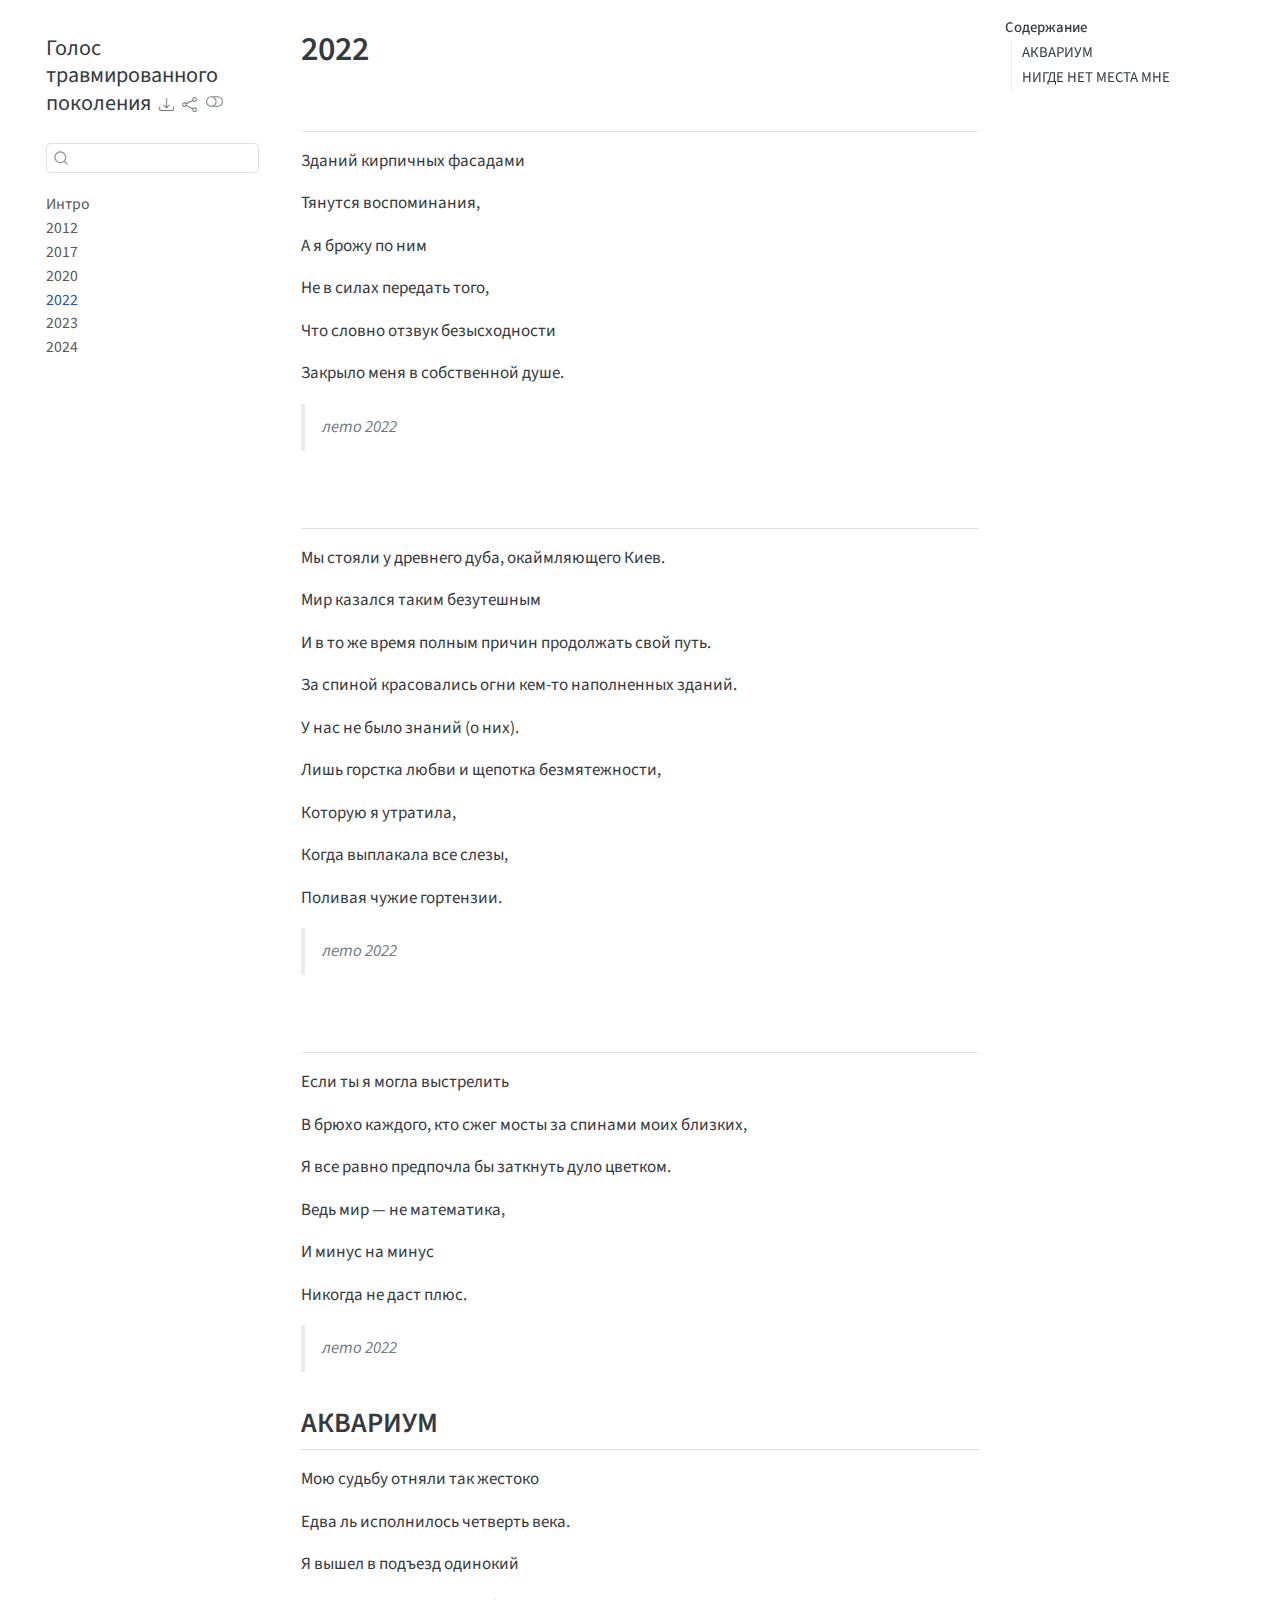
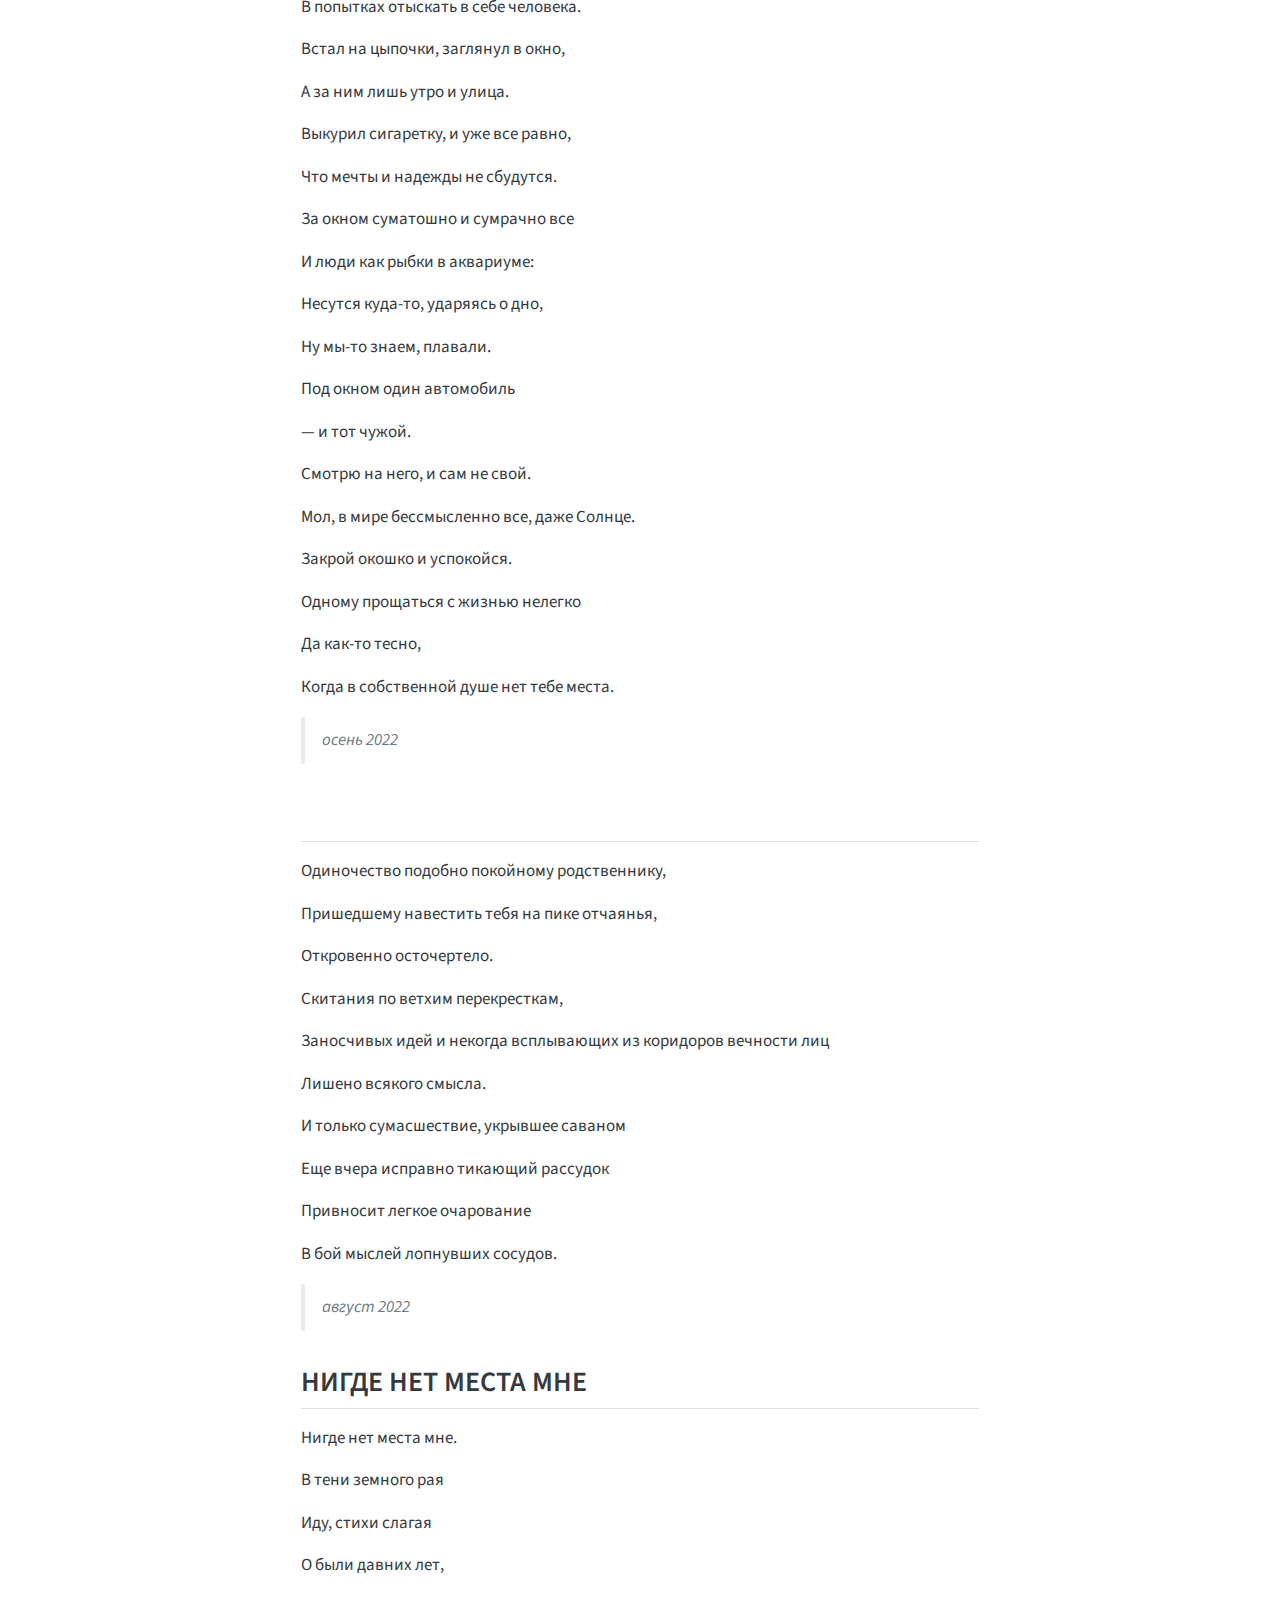
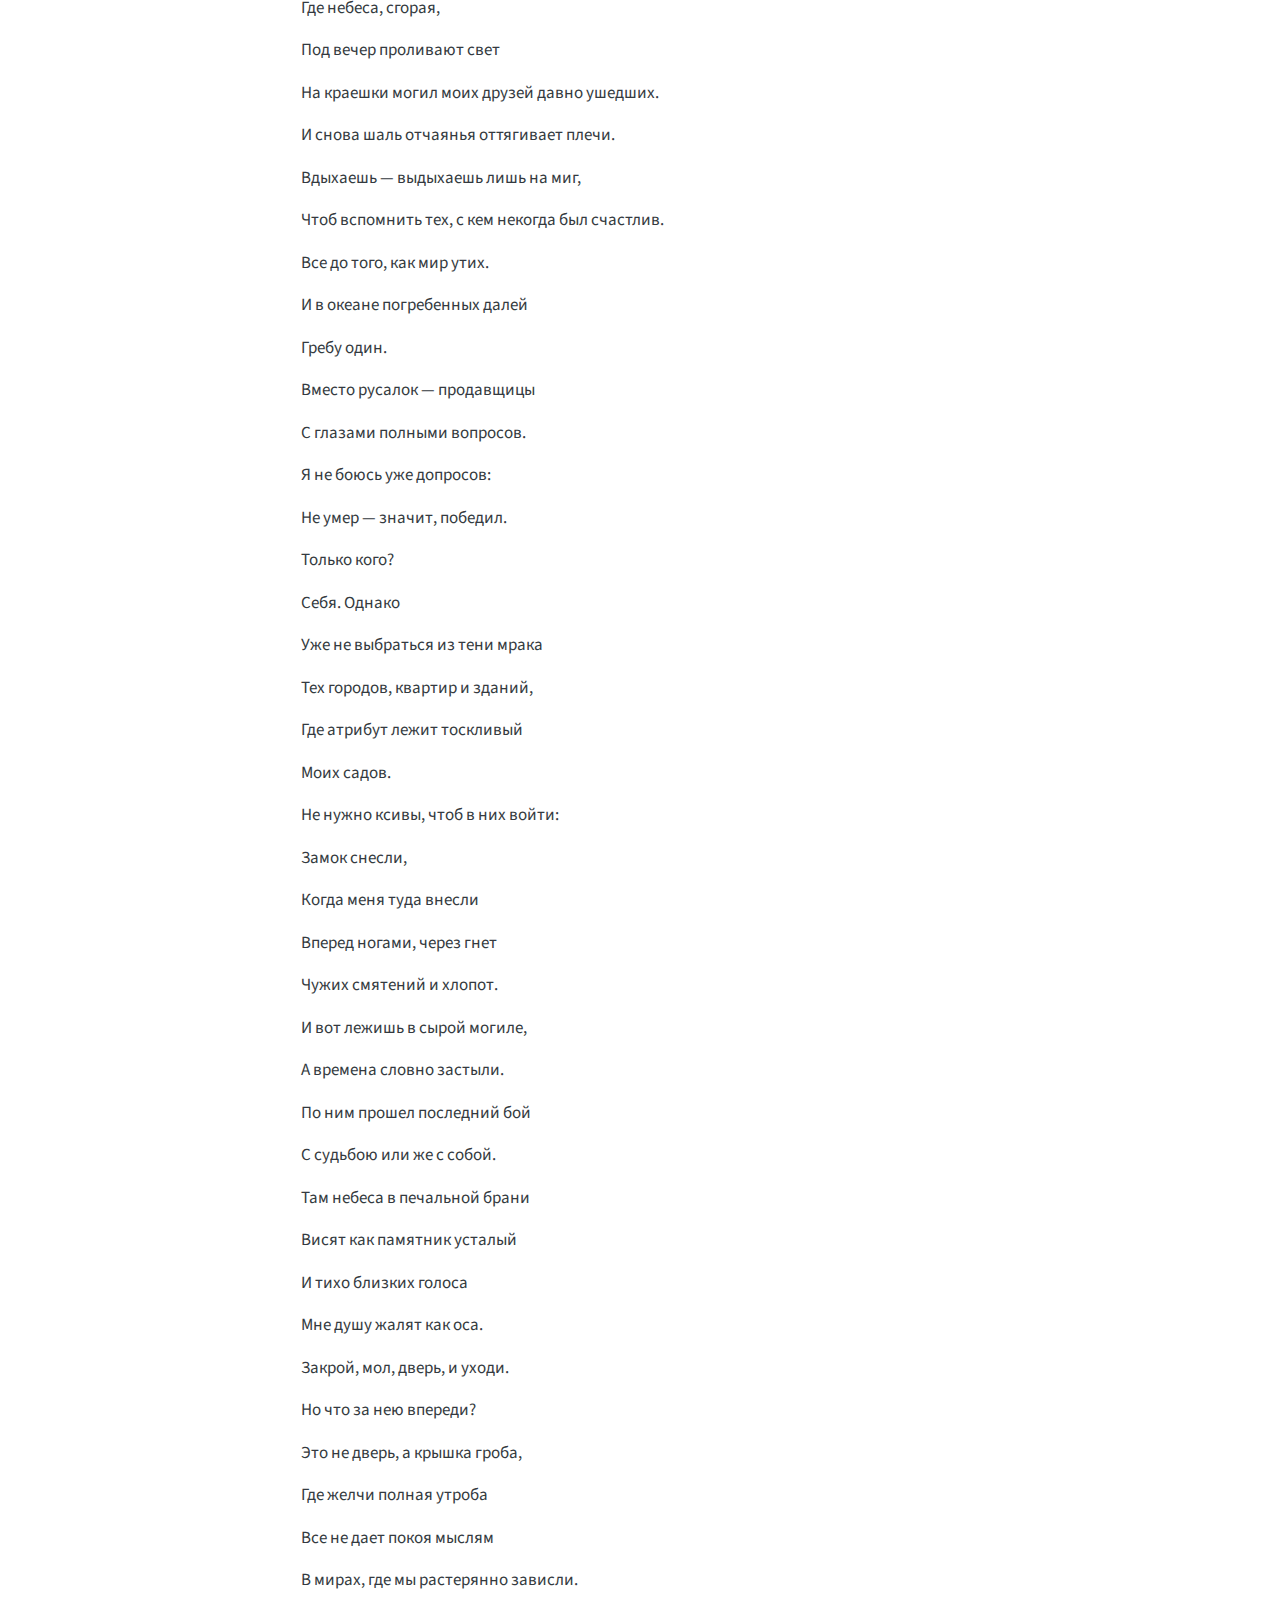
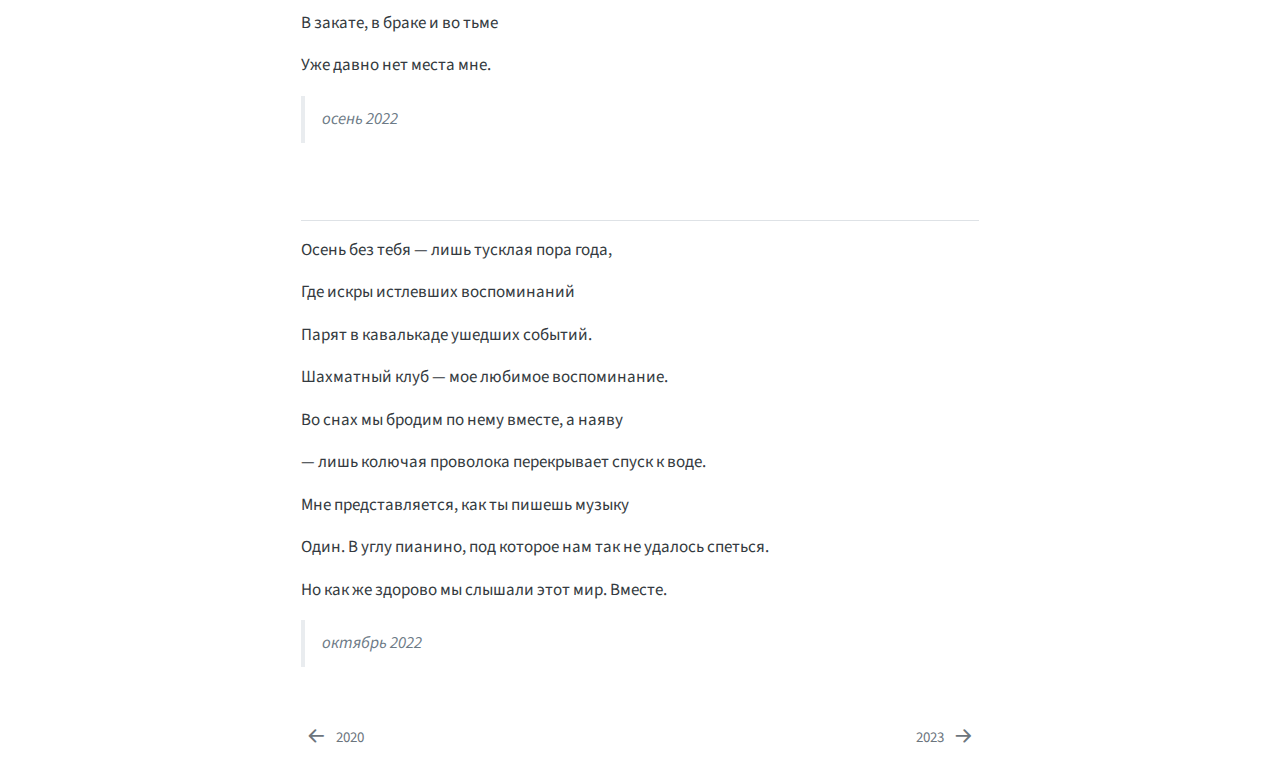
<file: docs/2022.html>
<!DOCTYPE html>
<html xmlns="http://www.w3.org/1999/xhtml" lang="en" xml:lang="en"><head>

<meta charset="utf-8">
<meta name="generator" content="quarto-1.5.57">

<meta name="viewport" content="width=device-width, initial-scale=1.0, user-scalable=yes">


<title>2022 – Голос травмированного поколения</title>
<style>
code{white-space: pre-wrap;}
span.smallcaps{font-variant: small-caps;}
div.columns{display: flex; gap: min(4vw, 1.5em);}
div.column{flex: auto; overflow-x: auto;}
div.hanging-indent{margin-left: 1.5em; text-indent: -1.5em;}
ul.task-list{list-style: none;}
ul.task-list li input[type="checkbox"] {
  width: 0.8em;
  margin: 0 0.8em 0.2em -1em; /* quarto-specific, see https://github.com/quarto-dev/quarto-cli/issues/4556 */ 
  vertical-align: middle;
}
</style>


<script src="site_libs/quarto-nav/quarto-nav.js"></script>
<script src="site_libs/quarto-nav/headroom.min.js"></script>
<script src="site_libs/clipboard/clipboard.min.js"></script>
<script src="site_libs/quarto-search/autocomplete.umd.js"></script>
<script src="site_libs/quarto-search/fuse.min.js"></script>
<script src="site_libs/quarto-search/quarto-search.js"></script>
<meta name="quarto:offset" content="./">
<link href="./2023.html" rel="next">
<link href="./2020.html" rel="prev">
<script src="site_libs/quarto-html/quarto.js"></script>
<script src="site_libs/quarto-html/popper.min.js"></script>
<script src="site_libs/quarto-html/tippy.umd.min.js"></script>
<script src="site_libs/quarto-html/anchor.min.js"></script>
<link href="site_libs/quarto-html/tippy.css" rel="stylesheet">
<link href="site_libs/quarto-html/quarto-syntax-highlighting.css" rel="stylesheet" class="quarto-color-scheme" id="quarto-text-highlighting-styles">
<link href="site_libs/quarto-html/quarto-syntax-highlighting-dark.css" rel="prefetch" class="quarto-color-scheme quarto-color-alternate" id="quarto-text-highlighting-styles">
<script src="site_libs/bootstrap/bootstrap.min.js"></script>
<link href="site_libs/bootstrap/bootstrap-icons.css" rel="stylesheet">
<link href="site_libs/bootstrap/bootstrap.min.css" rel="stylesheet" class="quarto-color-scheme" id="quarto-bootstrap" data-mode="light">
<link href="site_libs/bootstrap/bootstrap-dark.min.css" rel="prefetch" class="quarto-color-scheme quarto-color-alternate" id="quarto-bootstrap" data-mode="dark">
<script id="quarto-search-options" type="application/json">{
  "location": "sidebar",
  "copy-button": false,
  "collapse-after": 3,
  "panel-placement": "start",
  "type": "textbox",
  "limit": 50,
  "keyboard-shortcut": [
    "f",
    "/",
    "s"
  ],
  "show-item-context": false,
  "language": {
    "search-no-results-text": "Поиск не дал результатов",
    "search-matching-documents-text": "Результаты поиска",
    "search-copy-link-title": "Скопировать ссылку",
    "search-hide-matches-text": "Скрыть дополнительные результаты",
    "search-more-match-text": "дополнительный результат в этом документе",
    "search-more-matches-text": "дополнительных результата(-ов) в этом документе",
    "search-clear-button-title": "Очистить",
    "search-text-placeholder": "",
    "search-detached-cancel-button-title": "Отменить",
    "search-submit-button-title": "Найти",
    "search-label": "Поиск"
  }
}</script>


</head>

<body class="nav-sidebar floating">

<div id="quarto-search-results"></div>
  <header id="quarto-header" class="headroom fixed-top">
  <nav class="quarto-secondary-nav">
    <div class="container-fluid d-flex">
      <button type="button" class="quarto-btn-toggle btn" data-bs-toggle="collapse" role="button" data-bs-target=".quarto-sidebar-collapse-item" aria-controls="quarto-sidebar" aria-expanded="false" aria-label="Переключить боковую панель навигации" onclick="if (window.quartoToggleHeadroom) { window.quartoToggleHeadroom(); }">
        <i class="bi bi-layout-text-sidebar-reverse"></i>
      </button>
        <nav class="quarto-page-breadcrumbs" aria-label="breadcrumb"><ol class="breadcrumb"><li class="breadcrumb-item"><a href="./2022.html"><span class="chapter-title">2022</span></a></li></ol></nav>
        <a class="flex-grow-1" role="navigation" data-bs-toggle="collapse" data-bs-target=".quarto-sidebar-collapse-item" aria-controls="quarto-sidebar" aria-expanded="false" aria-label="Переключить боковую панель навигации" onclick="if (window.quartoToggleHeadroom) { window.quartoToggleHeadroom(); }">      
        </a>
      <button type="button" class="btn quarto-search-button" aria-label="Поиск" onclick="window.quartoOpenSearch();">
        <i class="bi bi-search"></i>
      </button>
    </div>
  </nav>
</header>
<!-- content -->
<div id="quarto-content" class="quarto-container page-columns page-rows-contents page-layout-article">
<!-- sidebar -->
  <nav id="quarto-sidebar" class="sidebar collapse collapse-horizontal quarto-sidebar-collapse-item sidebar-navigation floating overflow-auto">
    <div class="pt-lg-2 mt-2 text-left sidebar-header">
    <div class="sidebar-title mb-0 py-0">
      <a href="./">Голос травмированного поколения</a> 
        <div class="sidebar-tools-main tools-wide">
    <div class="dropdown">
      <a href="" title="Download" id="quarto-navigation-tool-dropdown-0" class="quarto-navigation-tool dropdown-toggle px-1" data-bs-toggle="dropdown" aria-expanded="false" role="link" aria-label="Download"><i class="bi bi-download"></i></a>
      <ul class="dropdown-menu" aria-labelledby="quarto-navigation-tool-dropdown-0">
          <li>
            <a class="dropdown-item sidebar-tools-main-item" href="./Голос-травмированного-поколения.pdf">
              <i class="bi bi-file-pdf pe-1"></i>
            Download PDF
            </a>
          </li>
          <li>
            <a class="dropdown-item sidebar-tools-main-item" href="./Голос-травмированного-поколения.epub">
              <i class="bi bi-journal pe-1"></i>
            Download ePub
            </a>
          </li>
      </ul>
    </div>
    <div class="dropdown">
      <a href="" title="Share" id="quarto-navigation-tool-dropdown-1" class="quarto-navigation-tool dropdown-toggle px-1" data-bs-toggle="dropdown" aria-expanded="false" role="link" aria-label="Share"><i class="bi bi-share"></i></a>
      <ul class="dropdown-menu" aria-labelledby="quarto-navigation-tool-dropdown-1">
          <li>
            <a class="dropdown-item sidebar-tools-main-item" href="https://twitter.com/intent/tweet?url=|url|">
              <i class="bi bi-twitter pe-1"></i>
            Twitter
            </a>
          </li>
          <li>
            <a class="dropdown-item sidebar-tools-main-item" href="https://www.facebook.com/sharer/sharer.php?u=|url|">
              <i class="bi bi-facebook pe-1"></i>
            Facebook
            </a>
          </li>
      </ul>
    </div>
  <a href="" class="quarto-color-scheme-toggle quarto-navigation-tool  px-1" onclick="window.quartoToggleColorScheme(); return false;" title="Переключить темный режим"><i class="bi"></i></a>
</div>
    </div>
      </div>
        <div class="mt-2 flex-shrink-0 align-items-center">
        <div class="sidebar-search">
        <div id="quarto-search" class="" title="Поиск"></div>
        </div>
        </div>
    <div class="sidebar-menu-container"> 
    <ul class="list-unstyled mt-1">
        <li class="sidebar-item">
  <div class="sidebar-item-container"> 
  <a href="./index.html" class="sidebar-item-text sidebar-link">
 <span class="menu-text">Интро</span></a>
  </div>
</li>
        <li class="sidebar-item">
  <div class="sidebar-item-container"> 
  <a href="./2012.html" class="sidebar-item-text sidebar-link"><span class="chapter-title">2012</span></a>
  </div>
</li>
        <li class="sidebar-item">
  <div class="sidebar-item-container"> 
  <a href="./2017.html" class="sidebar-item-text sidebar-link"><span class="chapter-title">2017</span></a>
  </div>
</li>
        <li class="sidebar-item">
  <div class="sidebar-item-container"> 
  <a href="./2020.html" class="sidebar-item-text sidebar-link"><span class="chapter-title">2020</span></a>
  </div>
</li>
        <li class="sidebar-item">
  <div class="sidebar-item-container"> 
  <a href="./2022.html" class="sidebar-item-text sidebar-link active"><span class="chapter-title">2022</span></a>
  </div>
</li>
        <li class="sidebar-item">
  <div class="sidebar-item-container"> 
  <a href="./2023.html" class="sidebar-item-text sidebar-link"><span class="chapter-title">2023</span></a>
  </div>
</li>
        <li class="sidebar-item">
  <div class="sidebar-item-container"> 
  <a href="./2024.html" class="sidebar-item-text sidebar-link"><span class="chapter-title">2024</span></a>
  </div>
</li>
    </ul>
    </div>
</nav>
<div id="quarto-sidebar-glass" class="quarto-sidebar-collapse-item" data-bs-toggle="collapse" data-bs-target=".quarto-sidebar-collapse-item"></div>
<!-- margin-sidebar -->
    <div id="quarto-margin-sidebar" class="sidebar margin-sidebar">
        <nav id="TOC" role="doc-toc" class="toc-active">
    <h2 id="toc-title">Содержание</h2>
   
  <ul>
  <li><a href="#section" id="toc-section" class="nav-link active" data-scroll-target="#section"></a></li>
  <li><a href="#section-1" id="toc-section-1" class="nav-link" data-scroll-target="#section-1"></a></li>
  <li><a href="#section-2" id="toc-section-2" class="nav-link" data-scroll-target="#section-2"></a></li>
  <li><a href="#аквариум" id="toc-аквариум" class="nav-link" data-scroll-target="#аквариум">АКВАРИУМ</a></li>
  <li><a href="#section-3" id="toc-section-3" class="nav-link" data-scroll-target="#section-3"></a></li>
  <li><a href="#нигде-нет-места-мне" id="toc-нигде-нет-места-мне" class="nav-link" data-scroll-target="#нигде-нет-места-мне">НИГДЕ НЕТ МЕСТА МНЕ</a></li>
  <li><a href="#section-4" id="toc-section-4" class="nav-link" data-scroll-target="#section-4"></a></li>
  </ul>
</nav>
    </div>
<!-- main -->
<main class="content" id="quarto-document-content">

<header id="title-block-header" class="quarto-title-block default">
<div class="quarto-title">
<h1 class="title"><span class="chapter-title">2022</span></h1>
</div>



<div class="quarto-title-meta">

    
  
    
  </div>
  


</header>


<section id="section" class="level2">
<h2 class="anchored" data-anchor-id="section"></h2>
<p>Зданий кирпичных фасадами</p>
<p>Тянутся воспоминания,</p>
<p>А я брожу по ним</p>
<p>Не в силах передать того,</p>
<p>Что словно отзвук безысходности</p>
<p>Закрыло меня в собственной душе.</p>
<blockquote class="blockquote">
<p><em>лето 2022</em></p>
</blockquote>
</section>
<section id="section-1" class="level2">
<h2 class="anchored" data-anchor-id="section-1"></h2>
<p>Мы стояли у древнего дуба, окаймляющего Киев.</p>
<p>Мир казался таким безутешным</p>
<p>И в то же время полным причин продолжать свой путь.</p>
<p>За спиной красовались огни кем-то наполненных зданий.</p>
<p>У нас не было знаний (о них).</p>
<p>Лишь горстка любви и щепотка безмятежности,</p>
<p>Которую я утратила,</p>
<p>Когда выплакала все слезы,</p>
<p>Поливая чужие гортензии.</p>
<blockquote class="blockquote">
<p><em>лето 2022</em></p>
</blockquote>
</section>
<section id="section-2" class="level2">
<h2 class="anchored" data-anchor-id="section-2"></h2>
<p>Если ты я могла выстрелить</p>
<p>В брюхо каждого, кто сжег мосты за спинами моих близких,</p>
<p>Я все равно предпочла бы заткнуть дуло цветком.</p>
<p>Ведь мир — не математика,</p>
<p>И минус на минус</p>
<p>Никогда не даст плюс.</p>
<blockquote class="blockquote">
<p><em>лето 2022</em></p>
</blockquote>
</section>
<section id="аквариум" class="level2">
<h2 class="anchored" data-anchor-id="аквариум">АКВАРИУМ</h2>
<p>Мою судьбу отняли так жестоко</p>
<p>Едва ль исполнилось четверть века.</p>
<p>Я вышел в подъезд одинокий</p>
<p>В попытках отыскать в себе человека.</p>
<p>Встал на цыпочки, заглянул в окно,</p>
<p>А за ним лишь утро и улица.</p>
<p>Выкурил сигаретку, и уже все равно,</p>
<p>Что мечты и надежды не сбудутся.</p>
<p>За окном суматошно и сумрачно все</p>
<p>И люди как рыбки в аквариуме:</p>
<p>Несутся куда-то, ударяясь о дно,</p>
<p>Ну мы-то знаем, плавали.</p>
<p>Под окном один автомобиль</p>
<p>— и тот чужой.</p>
<p>Смотрю на него, и сам не свой.</p>
<p>Мол, в мире бессмысленно все, даже Солнце.</p>
<p>Закрой окошко и успокойся.</p>
<p>Одному прощаться с жизнью нелегко</p>
<p>Да как-то тесно,</p>
<p>Когда в собственной душе нет тебе места.</p>
<blockquote class="blockquote">
<p><em>осень 2022</em></p>
</blockquote>
</section>
<section id="section-3" class="level2">
<h2 class="anchored" data-anchor-id="section-3"></h2>
<p>Одиночество подобно покойному родственнику,</p>
<p>Пришедшему навестить тебя на пике отчаянья,</p>
<p>Откровенно осточертело.</p>
<p>Скитания по ветхим перекресткам,</p>
<p>Заносчивых идей и некогда всплывающих из коридоров вечности лиц</p>
<p>Лишено всякого смысла.</p>
<p>И только сумасшествие, укрывшее саваном</p>
<p>Еще вчера исправно тикающий рассудок</p>
<p>Привносит легкое очарование</p>
<p>В бой мыслей лопнувших сосудов.</p>
<blockquote class="blockquote">
<p><em>август 2022</em></p>
</blockquote>
</section>
<section id="нигде-нет-места-мне" class="level2">
<h2 class="anchored" data-anchor-id="нигде-нет-места-мне">НИГДЕ НЕТ МЕСТА МНЕ</h2>
<p>Нигде нет места мне.</p>
<p>В тени земного рая</p>
<p>Иду, стихи слагая</p>
<p>О были давних лет,</p>
<p>Где небеса, сгорая,</p>
<p>Под вечер проливают свет</p>
<p>На краешки могил моих друзей давно ушедших.</p>
<p>И снова шаль отчаянья оттягивает плечи.</p>
<p>Вдыхаешь — выдыхаешь лишь на миг,</p>
<p>Чтоб вспомнить тех, с кем некогда был счастлив.</p>
<p>Все до того, как мир утих.</p>
<p>И в океане погребенных далей</p>
<p>Гребу один.</p>
<p>Вместо русалок — продавщицы</p>
<p>С глазами полными вопросов.</p>
<p>Я не боюсь уже допросов:</p>
<p>Не умер — значит, победил.</p>
<p>Только кого?</p>
<p>Себя. Однако</p>
<p>Уже не выбраться из тени мрака</p>
<p>Тех городов, квартир и зданий,</p>
<p>Где атрибут лежит тоскливый</p>
<p>Моих садов.</p>
<p>Не нужно ксивы, чтоб в них войти:</p>
<p>Замок снесли,</p>
<p>Когда меня туда внесли</p>
<p>Вперед ногами, через гнет</p>
<p>Чужих смятений и хлопот.</p>
<p>И вот лежишь в сырой могиле,</p>
<p>А времена словно застыли.</p>
<p>По ним прошел последний бой</p>
<p>С судьбою или же с собой.</p>
<p>Там небеса в печальной брани</p>
<p>Висят как памятник усталый</p>
<p>И тихо близких голоса</p>
<p>Мне душу жалят как оса.</p>
<p>Закрой, мол, дверь, и уходи.</p>
<p>Но что за нею впереди?</p>
<p>Это не дверь, а крышка гроба,</p>
<p>Где желчи полная утроба</p>
<p>Все не дает покоя мыслям</p>
<p>В мирах, где мы растерянно зависли.</p>
<p>В закате, в браке и во тьме</p>
<p>Уже давно нет места мне.</p>
<blockquote class="blockquote">
<p><em>осень 2022</em></p>
</blockquote>
</section>
<section id="section-4" class="level2">
<h2 class="anchored" data-anchor-id="section-4"></h2>
<p>Осень без тебя — лишь тусклая пора года,</p>
<p>Где искры истлевших воспоминаний</p>
<p>Парят в кавалькаде ушедших событий.</p>
<p>Шахматный клуб — мое любимое воспоминание.</p>
<p>Во снах мы бродим по нему вместе, а наяву</p>
<p>— лишь колючая проволока перекрывает спуск к воде.</p>
<p>Мне представляется, как ты пишешь музыку</p>
<p>Один. В углу пианино, под которое нам так не удалось спеться.</p>
<p>Но как же здорово мы слышали этот мир. Вместе.</p>
<blockquote class="blockquote">
<p><em>октябрь 2022</em></p>
</blockquote>


</section>

</main> <!-- /main -->
<script id="quarto-html-after-body" type="application/javascript">
window.document.addEventListener("DOMContentLoaded", function (event) {
  const toggleBodyColorMode = (bsSheetEl) => {
    const mode = bsSheetEl.getAttribute("data-mode");
    const bodyEl = window.document.querySelector("body");
    if (mode === "dark") {
      bodyEl.classList.add("quarto-dark");
      bodyEl.classList.remove("quarto-light");
    } else {
      bodyEl.classList.add("quarto-light");
      bodyEl.classList.remove("quarto-dark");
    }
  }
  const toggleBodyColorPrimary = () => {
    const bsSheetEl = window.document.querySelector("link#quarto-bootstrap");
    if (bsSheetEl) {
      toggleBodyColorMode(bsSheetEl);
    }
  }
  toggleBodyColorPrimary();  
  const disableStylesheet = (stylesheets) => {
    for (let i=0; i < stylesheets.length; i++) {
      const stylesheet = stylesheets[i];
      stylesheet.rel = 'prefetch';
    }
  }
  const enableStylesheet = (stylesheets) => {
    for (let i=0; i < stylesheets.length; i++) {
      const stylesheet = stylesheets[i];
      stylesheet.rel = 'stylesheet';
    }
  }
  const manageTransitions = (selector, allowTransitions) => {
    const els = window.document.querySelectorAll(selector);
    for (let i=0; i < els.length; i++) {
      const el = els[i];
      if (allowTransitions) {
        el.classList.remove('notransition');
      } else {
        el.classList.add('notransition');
      }
    }
  }
  const toggleGiscusIfUsed = (isAlternate, darkModeDefault) => {
    const baseTheme = document.querySelector('#giscus-base-theme')?.value ?? 'light';
    const alternateTheme = document.querySelector('#giscus-alt-theme')?.value ?? 'dark';
    let newTheme = '';
    if(darkModeDefault) {
      newTheme = isAlternate ? baseTheme : alternateTheme;
    } else {
      newTheme = isAlternate ? alternateTheme : baseTheme;
    }
    const changeGiscusTheme = () => {
      // From: https://github.com/giscus/giscus/issues/336
      const sendMessage = (message) => {
        const iframe = document.querySelector('iframe.giscus-frame');
        if (!iframe) return;
        iframe.contentWindow.postMessage({ giscus: message }, 'https://giscus.app');
      }
      sendMessage({
        setConfig: {
          theme: newTheme
        }
      });
    }
    const isGiscussLoaded = window.document.querySelector('iframe.giscus-frame') !== null;
    if (isGiscussLoaded) {
      changeGiscusTheme();
    }
  }
  const toggleColorMode = (alternate) => {
    // Switch the stylesheets
    const alternateStylesheets = window.document.querySelectorAll('link.quarto-color-scheme.quarto-color-alternate');
    manageTransitions('#quarto-margin-sidebar .nav-link', false);
    if (alternate) {
      enableStylesheet(alternateStylesheets);
      for (const sheetNode of alternateStylesheets) {
        if (sheetNode.id === "quarto-bootstrap") {
          toggleBodyColorMode(sheetNode);
        }
      }
    } else {
      disableStylesheet(alternateStylesheets);
      toggleBodyColorPrimary();
    }
    manageTransitions('#quarto-margin-sidebar .nav-link', true);
    // Switch the toggles
    const toggles = window.document.querySelectorAll('.quarto-color-scheme-toggle');
    for (let i=0; i < toggles.length; i++) {
      const toggle = toggles[i];
      if (toggle) {
        if (alternate) {
          toggle.classList.add("alternate");     
        } else {
          toggle.classList.remove("alternate");
        }
      }
    }
    // Hack to workaround the fact that safari doesn't
    // properly recolor the scrollbar when toggling (#1455)
    if (navigator.userAgent.indexOf('Safari') > 0 && navigator.userAgent.indexOf('Chrome') == -1) {
      manageTransitions("body", false);
      window.scrollTo(0, 1);
      setTimeout(() => {
        window.scrollTo(0, 0);
        manageTransitions("body", true);
      }, 40);  
    }
  }
  const isFileUrl = () => { 
    return window.location.protocol === 'file:';
  }
  const hasAlternateSentinel = () => {  
    let styleSentinel = getColorSchemeSentinel();
    if (styleSentinel !== null) {
      return styleSentinel === "alternate";
    } else {
      return false;
    }
  }
  const setStyleSentinel = (alternate) => {
    const value = alternate ? "alternate" : "default";
    if (!isFileUrl()) {
      window.localStorage.setItem("quarto-color-scheme", value);
    } else {
      localAlternateSentinel = value;
    }
  }
  const getColorSchemeSentinel = () => {
    if (!isFileUrl()) {
      const storageValue = window.localStorage.getItem("quarto-color-scheme");
      return storageValue != null ? storageValue : localAlternateSentinel;
    } else {
      return localAlternateSentinel;
    }
  }
  const darkModeDefault = false;
  let localAlternateSentinel = darkModeDefault ? 'alternate' : 'default';
  // Dark / light mode switch
  window.quartoToggleColorScheme = () => {
    // Read the current dark / light value 
    let toAlternate = !hasAlternateSentinel();
    toggleColorMode(toAlternate);
    setStyleSentinel(toAlternate);
    toggleGiscusIfUsed(toAlternate, darkModeDefault);
  };
  // Ensure there is a toggle, if there isn't float one in the top right
  if (window.document.querySelector('.quarto-color-scheme-toggle') === null) {
    const a = window.document.createElement('a');
    a.classList.add('top-right');
    a.classList.add('quarto-color-scheme-toggle');
    a.href = "";
    a.onclick = function() { try { window.quartoToggleColorScheme(); } catch {} return false; };
    const i = window.document.createElement("i");
    i.classList.add('bi');
    a.appendChild(i);
    window.document.body.appendChild(a);
  }
  // Switch to dark mode if need be
  if (hasAlternateSentinel()) {
    toggleColorMode(true);
  } else {
    toggleColorMode(false);
  }
  const icon = "";
  const anchorJS = new window.AnchorJS();
  anchorJS.options = {
    placement: 'right',
    icon: icon
  };
  anchorJS.add('.anchored');
  const isCodeAnnotation = (el) => {
    for (const clz of el.classList) {
      if (clz.startsWith('code-annotation-')) {                     
        return true;
      }
    }
    return false;
  }
  const onCopySuccess = function(e) {
    // button target
    const button = e.trigger;
    // don't keep focus
    button.blur();
    // flash "checked"
    button.classList.add('code-copy-button-checked');
    var currentTitle = button.getAttribute("title");
    button.setAttribute("title", "Скопировано");
    let tooltip;
    if (window.bootstrap) {
      button.setAttribute("data-bs-toggle", "tooltip");
      button.setAttribute("data-bs-placement", "left");
      button.setAttribute("data-bs-title", "Скопировано");
      tooltip = new bootstrap.Tooltip(button, 
        { trigger: "manual", 
          customClass: "code-copy-button-tooltip",
          offset: [0, -8]});
      tooltip.show();    
    }
    setTimeout(function() {
      if (tooltip) {
        tooltip.hide();
        button.removeAttribute("data-bs-title");
        button.removeAttribute("data-bs-toggle");
        button.removeAttribute("data-bs-placement");
      }
      button.setAttribute("title", currentTitle);
      button.classList.remove('code-copy-button-checked');
    }, 1000);
    // clear code selection
    e.clearSelection();
  }
  const getTextToCopy = function(trigger) {
      const codeEl = trigger.previousElementSibling.cloneNode(true);
      for (const childEl of codeEl.children) {
        if (isCodeAnnotation(childEl)) {
          childEl.remove();
        }
      }
      return codeEl.innerText;
  }
  const clipboard = new window.ClipboardJS('.code-copy-button:not([data-in-quarto-modal])', {
    text: getTextToCopy
  });
  clipboard.on('success', onCopySuccess);
  if (window.document.getElementById('quarto-embedded-source-code-modal')) {
    // For code content inside modals, clipBoardJS needs to be initialized with a container option
    // TODO: Check when it could be a function (https://github.com/zenorocha/clipboard.js/issues/860)
    const clipboardModal = new window.ClipboardJS('.code-copy-button[data-in-quarto-modal]', {
      text: getTextToCopy,
      container: window.document.getElementById('quarto-embedded-source-code-modal')
    });
    clipboardModal.on('success', onCopySuccess);
  }
    var localhostRegex = new RegExp(/^(?:http|https):\/\/localhost\:?[0-9]*\//);
    var mailtoRegex = new RegExp(/^mailto:/);
      var filterRegex = new RegExp('/' + window.location.host + '/');
    var isInternal = (href) => {
        return filterRegex.test(href) || localhostRegex.test(href) || mailtoRegex.test(href);
    }
    // Inspect non-navigation links and adorn them if external
 	var links = window.document.querySelectorAll('a[href]:not(.nav-link):not(.navbar-brand):not(.toc-action):not(.sidebar-link):not(.sidebar-item-toggle):not(.pagination-link):not(.no-external):not([aria-hidden]):not(.dropdown-item):not(.quarto-navigation-tool):not(.about-link)');
    for (var i=0; i<links.length; i++) {
      const link = links[i];
      if (!isInternal(link.href)) {
        // undo the damage that might have been done by quarto-nav.js in the case of
        // links that we want to consider external
        if (link.dataset.originalHref !== undefined) {
          link.href = link.dataset.originalHref;
        }
      }
    }
  function tippyHover(el, contentFn, onTriggerFn, onUntriggerFn) {
    const config = {
      allowHTML: true,
      maxWidth: 500,
      delay: 100,
      arrow: false,
      appendTo: function(el) {
          return el.parentElement;
      },
      interactive: true,
      interactiveBorder: 10,
      theme: 'quarto',
      placement: 'bottom-start',
    };
    if (contentFn) {
      config.content = contentFn;
    }
    if (onTriggerFn) {
      config.onTrigger = onTriggerFn;
    }
    if (onUntriggerFn) {
      config.onUntrigger = onUntriggerFn;
    }
    window.tippy(el, config); 
  }
  const noterefs = window.document.querySelectorAll('a[role="doc-noteref"]');
  for (var i=0; i<noterefs.length; i++) {
    const ref = noterefs[i];
    tippyHover(ref, function() {
      // use id or data attribute instead here
      let href = ref.getAttribute('data-footnote-href') || ref.getAttribute('href');
      try { href = new URL(href).hash; } catch {}
      const id = href.replace(/^#\/?/, "");
      const note = window.document.getElementById(id);
      if (note) {
        return note.innerHTML;
      } else {
        return "";
      }
    });
  }
  const xrefs = window.document.querySelectorAll('a.quarto-xref');
  const processXRef = (id, note) => {
    // Strip column container classes
    const stripColumnClz = (el) => {
      el.classList.remove("page-full", "page-columns");
      if (el.children) {
        for (const child of el.children) {
          stripColumnClz(child);
        }
      }
    }
    stripColumnClz(note)
    if (id === null || id.startsWith('sec-')) {
      // Special case sections, only their first couple elements
      const container = document.createElement("div");
      if (note.children && note.children.length > 2) {
        container.appendChild(note.children[0].cloneNode(true));
        for (let i = 1; i < note.children.length; i++) {
          const child = note.children[i];
          if (child.tagName === "P" && child.innerText === "") {
            continue;
          } else {
            container.appendChild(child.cloneNode(true));
            break;
          }
        }
        if (window.Quarto?.typesetMath) {
          window.Quarto.typesetMath(container);
        }
        return container.innerHTML
      } else {
        if (window.Quarto?.typesetMath) {
          window.Quarto.typesetMath(note);
        }
        return note.innerHTML;
      }
    } else {
      // Remove any anchor links if they are present
      const anchorLink = note.querySelector('a.anchorjs-link');
      if (anchorLink) {
        anchorLink.remove();
      }
      if (window.Quarto?.typesetMath) {
        window.Quarto.typesetMath(note);
      }
      // TODO in 1.5, we should make sure this works without a callout special case
      if (note.classList.contains("callout")) {
        return note.outerHTML;
      } else {
        return note.innerHTML;
      }
    }
  }
  for (var i=0; i<xrefs.length; i++) {
    const xref = xrefs[i];
    tippyHover(xref, undefined, function(instance) {
      instance.disable();
      let url = xref.getAttribute('href');
      let hash = undefined; 
      if (url.startsWith('#')) {
        hash = url;
      } else {
        try { hash = new URL(url).hash; } catch {}
      }
      if (hash) {
        const id = hash.replace(/^#\/?/, "");
        const note = window.document.getElementById(id);
        if (note !== null) {
          try {
            const html = processXRef(id, note.cloneNode(true));
            instance.setContent(html);
          } finally {
            instance.enable();
            instance.show();
          }
        } else {
          // See if we can fetch this
          fetch(url.split('#')[0])
          .then(res => res.text())
          .then(html => {
            const parser = new DOMParser();
            const htmlDoc = parser.parseFromString(html, "text/html");
            const note = htmlDoc.getElementById(id);
            if (note !== null) {
              const html = processXRef(id, note);
              instance.setContent(html);
            } 
          }).finally(() => {
            instance.enable();
            instance.show();
          });
        }
      } else {
        // See if we can fetch a full url (with no hash to target)
        // This is a special case and we should probably do some content thinning / targeting
        fetch(url)
        .then(res => res.text())
        .then(html => {
          const parser = new DOMParser();
          const htmlDoc = parser.parseFromString(html, "text/html");
          const note = htmlDoc.querySelector('main.content');
          if (note !== null) {
            // This should only happen for chapter cross references
            // (since there is no id in the URL)
            // remove the first header
            if (note.children.length > 0 && note.children[0].tagName === "HEADER") {
              note.children[0].remove();
            }
            const html = processXRef(null, note);
            instance.setContent(html);
          } 
        }).finally(() => {
          instance.enable();
          instance.show();
        });
      }
    }, function(instance) {
    });
  }
      let selectedAnnoteEl;
      const selectorForAnnotation = ( cell, annotation) => {
        let cellAttr = 'data-code-cell="' + cell + '"';
        let lineAttr = 'data-code-annotation="' +  annotation + '"';
        const selector = 'span[' + cellAttr + '][' + lineAttr + ']';
        return selector;
      }
      const selectCodeLines = (annoteEl) => {
        const doc = window.document;
        const targetCell = annoteEl.getAttribute("data-target-cell");
        const targetAnnotation = annoteEl.getAttribute("data-target-annotation");
        const annoteSpan = window.document.querySelector(selectorForAnnotation(targetCell, targetAnnotation));
        const lines = annoteSpan.getAttribute("data-code-lines").split(",");
        const lineIds = lines.map((line) => {
          return targetCell + "-" + line;
        })
        let top = null;
        let height = null;
        let parent = null;
        if (lineIds.length > 0) {
            //compute the position of the single el (top and bottom and make a div)
            const el = window.document.getElementById(lineIds[0]);
            top = el.offsetTop;
            height = el.offsetHeight;
            parent = el.parentElement.parentElement;
          if (lineIds.length > 1) {
            const lastEl = window.document.getElementById(lineIds[lineIds.length - 1]);
            const bottom = lastEl.offsetTop + lastEl.offsetHeight;
            height = bottom - top;
          }
          if (top !== null && height !== null && parent !== null) {
            // cook up a div (if necessary) and position it 
            let div = window.document.getElementById("code-annotation-line-highlight");
            if (div === null) {
              div = window.document.createElement("div");
              div.setAttribute("id", "code-annotation-line-highlight");
              div.style.position = 'absolute';
              parent.appendChild(div);
            }
            div.style.top = top - 2 + "px";
            div.style.height = height + 4 + "px";
            div.style.left = 0;
            let gutterDiv = window.document.getElementById("code-annotation-line-highlight-gutter");
            if (gutterDiv === null) {
              gutterDiv = window.document.createElement("div");
              gutterDiv.setAttribute("id", "code-annotation-line-highlight-gutter");
              gutterDiv.style.position = 'absolute';
              const codeCell = window.document.getElementById(targetCell);
              const gutter = codeCell.querySelector('.code-annotation-gutter');
              gutter.appendChild(gutterDiv);
            }
            gutterDiv.style.top = top - 2 + "px";
            gutterDiv.style.height = height + 4 + "px";
          }
          selectedAnnoteEl = annoteEl;
        }
      };
      const unselectCodeLines = () => {
        const elementsIds = ["code-annotation-line-highlight", "code-annotation-line-highlight-gutter"];
        elementsIds.forEach((elId) => {
          const div = window.document.getElementById(elId);
          if (div) {
            div.remove();
          }
        });
        selectedAnnoteEl = undefined;
      };
        // Handle positioning of the toggle
    window.addEventListener(
      "resize",
      throttle(() => {
        elRect = undefined;
        if (selectedAnnoteEl) {
          selectCodeLines(selectedAnnoteEl);
        }
      }, 10)
    );
    function throttle(fn, ms) {
    let throttle = false;
    let timer;
      return (...args) => {
        if(!throttle) { // first call gets through
            fn.apply(this, args);
            throttle = true;
        } else { // all the others get throttled
            if(timer) clearTimeout(timer); // cancel #2
            timer = setTimeout(() => {
              fn.apply(this, args);
              timer = throttle = false;
            }, ms);
        }
      };
    }
      // Attach click handler to the DT
      const annoteDls = window.document.querySelectorAll('dt[data-target-cell]');
      for (const annoteDlNode of annoteDls) {
        annoteDlNode.addEventListener('click', (event) => {
          const clickedEl = event.target;
          if (clickedEl !== selectedAnnoteEl) {
            unselectCodeLines();
            const activeEl = window.document.querySelector('dt[data-target-cell].code-annotation-active');
            if (activeEl) {
              activeEl.classList.remove('code-annotation-active');
            }
            selectCodeLines(clickedEl);
            clickedEl.classList.add('code-annotation-active');
          } else {
            // Unselect the line
            unselectCodeLines();
            clickedEl.classList.remove('code-annotation-active');
          }
        });
      }
  const findCites = (el) => {
    const parentEl = el.parentElement;
    if (parentEl) {
      const cites = parentEl.dataset.cites;
      if (cites) {
        return {
          el,
          cites: cites.split(' ')
        };
      } else {
        return findCites(el.parentElement)
      }
    } else {
      return undefined;
    }
  };
  var bibliorefs = window.document.querySelectorAll('a[role="doc-biblioref"]');
  for (var i=0; i<bibliorefs.length; i++) {
    const ref = bibliorefs[i];
    const citeInfo = findCites(ref);
    if (citeInfo) {
      tippyHover(citeInfo.el, function() {
        var popup = window.document.createElement('div');
        citeInfo.cites.forEach(function(cite) {
          var citeDiv = window.document.createElement('div');
          citeDiv.classList.add('hanging-indent');
          citeDiv.classList.add('csl-entry');
          var biblioDiv = window.document.getElementById('ref-' + cite);
          if (biblioDiv) {
            citeDiv.innerHTML = biblioDiv.innerHTML;
          }
          popup.appendChild(citeDiv);
        });
        return popup.innerHTML;
      });
    }
  }
});
</script>
<nav class="page-navigation">
  <div class="nav-page nav-page-previous">
      <a href="./2020.html" class="pagination-link" aria-label="2020">
        <i class="bi bi-arrow-left-short"></i> <span class="nav-page-text"><span class="chapter-title">2020</span></span>
      </a>          
  </div>
  <div class="nav-page nav-page-next">
      <a href="./2023.html" class="pagination-link" aria-label="2023">
        <span class="nav-page-text"><span class="chapter-title">2023</span></span> <i class="bi bi-arrow-right-short"></i>
      </a>
  </div>
</nav>
</div> <!-- /content -->




</body></html>
</file>
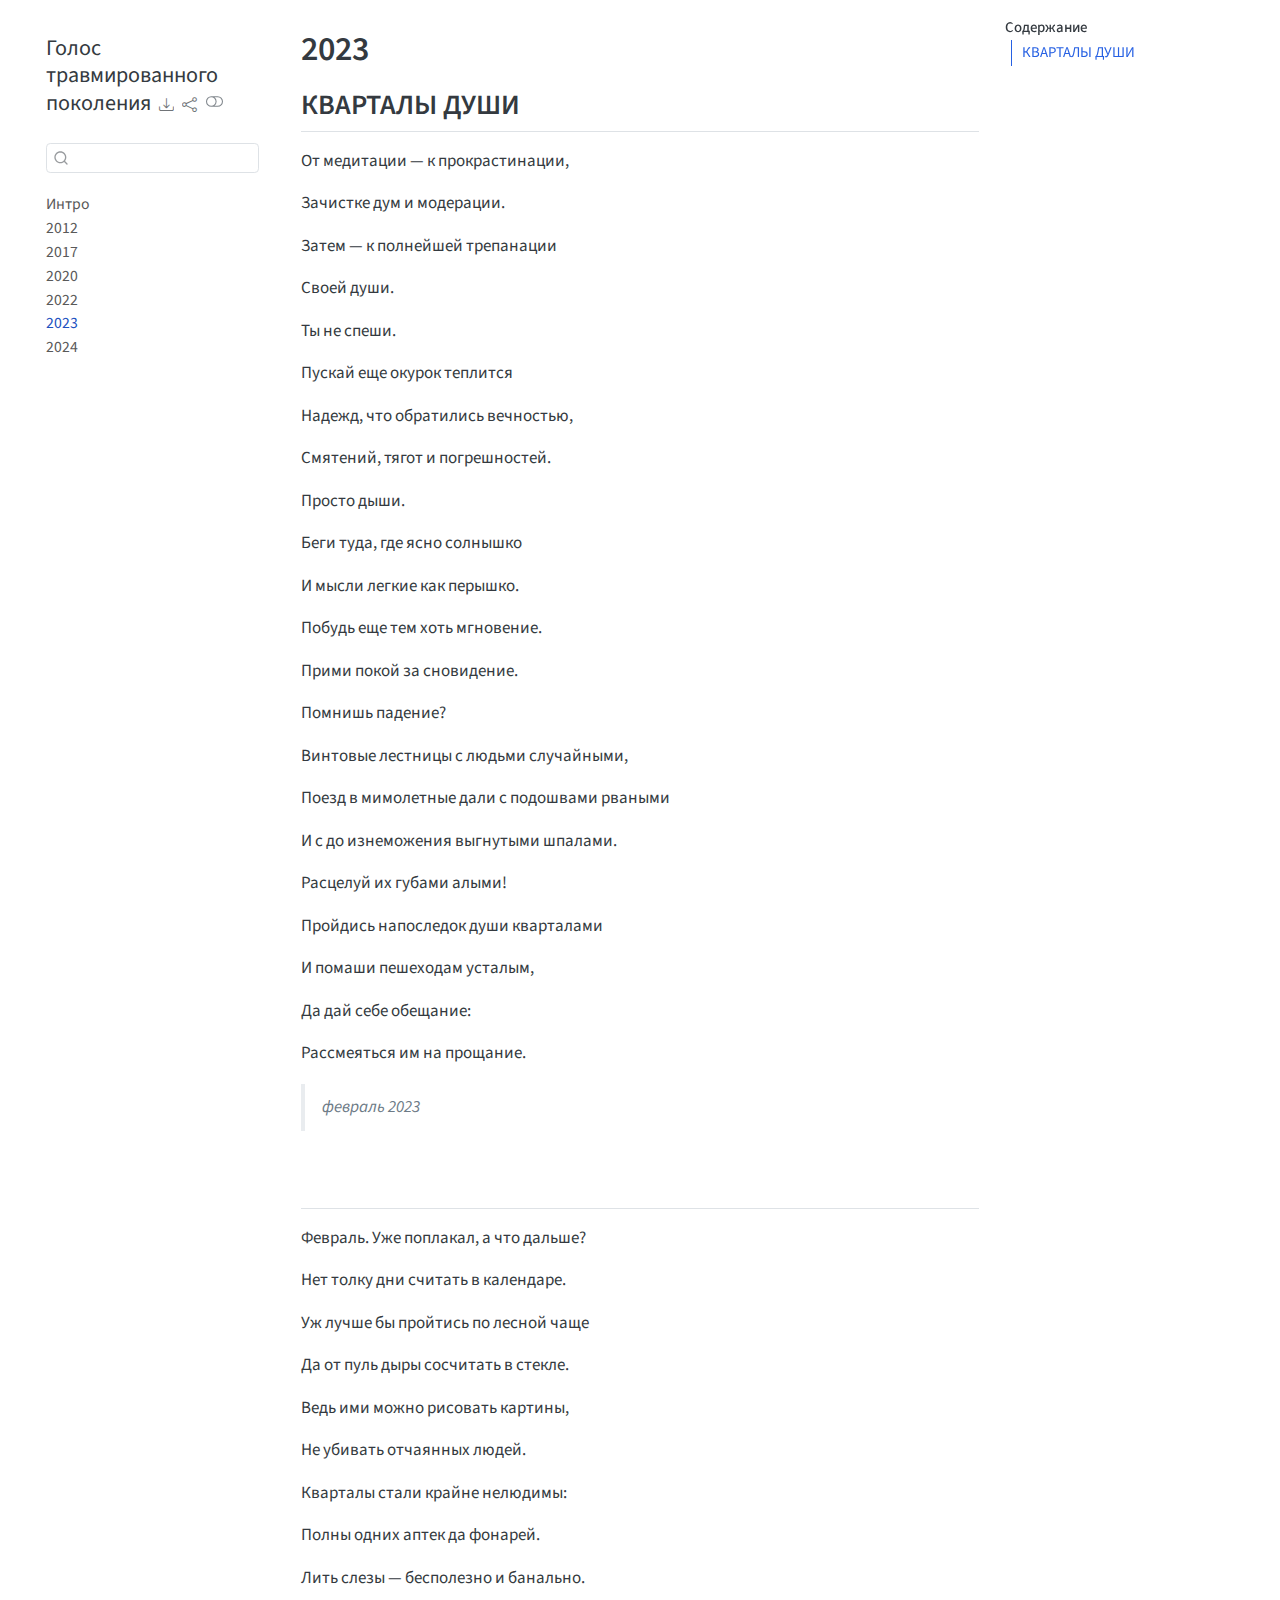
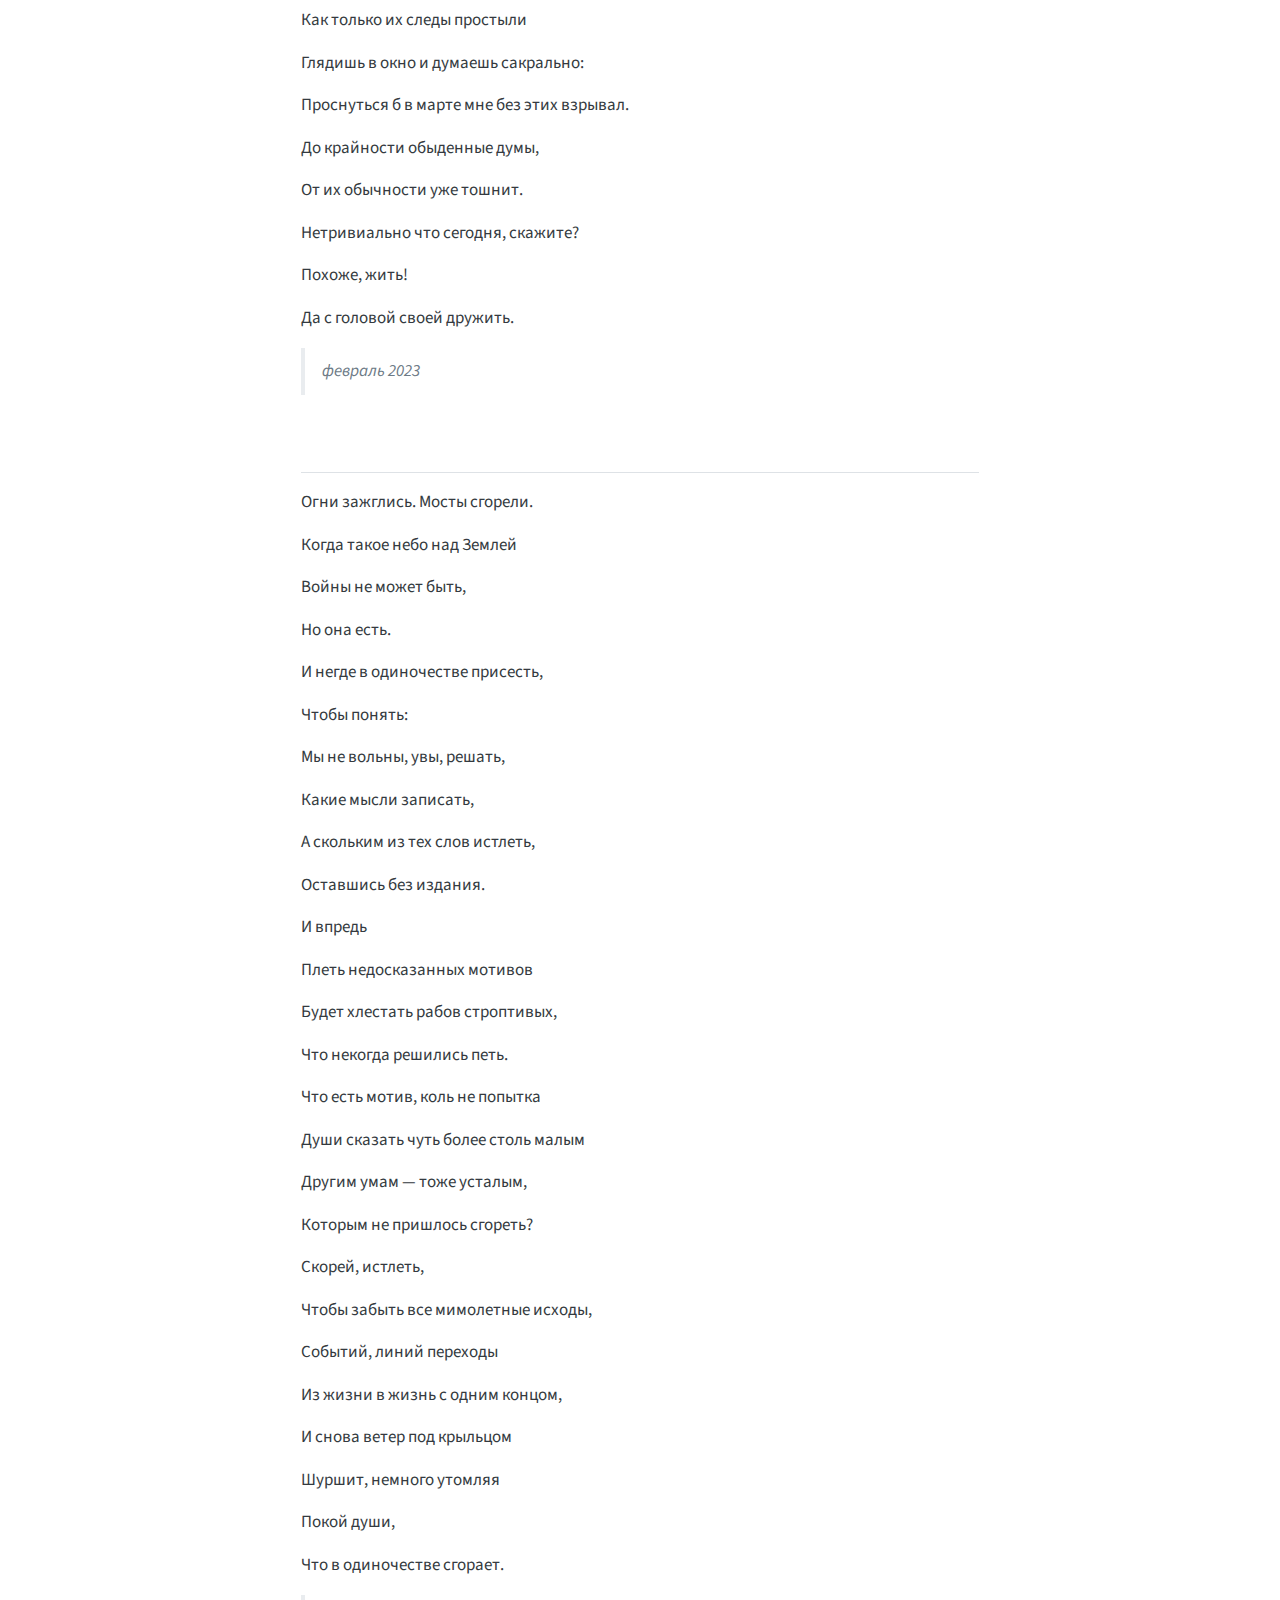
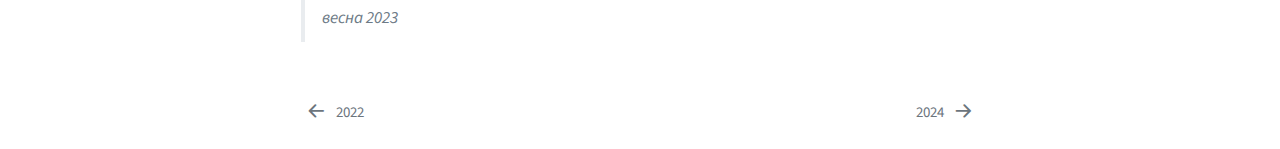
<file: docs/2023.html>
<!DOCTYPE html>
<html xmlns="http://www.w3.org/1999/xhtml" lang="en" xml:lang="en"><head>

<meta charset="utf-8">
<meta name="generator" content="quarto-1.5.57">

<meta name="viewport" content="width=device-width, initial-scale=1.0, user-scalable=yes">


<title>2023 – Голос травмированного поколения</title>
<style>
code{white-space: pre-wrap;}
span.smallcaps{font-variant: small-caps;}
div.columns{display: flex; gap: min(4vw, 1.5em);}
div.column{flex: auto; overflow-x: auto;}
div.hanging-indent{margin-left: 1.5em; text-indent: -1.5em;}
ul.task-list{list-style: none;}
ul.task-list li input[type="checkbox"] {
  width: 0.8em;
  margin: 0 0.8em 0.2em -1em; /* quarto-specific, see https://github.com/quarto-dev/quarto-cli/issues/4556 */ 
  vertical-align: middle;
}
</style>


<script src="site_libs/quarto-nav/quarto-nav.js"></script>
<script src="site_libs/quarto-nav/headroom.min.js"></script>
<script src="site_libs/clipboard/clipboard.min.js"></script>
<script src="site_libs/quarto-search/autocomplete.umd.js"></script>
<script src="site_libs/quarto-search/fuse.min.js"></script>
<script src="site_libs/quarto-search/quarto-search.js"></script>
<meta name="quarto:offset" content="./">
<link href="./2024.html" rel="next">
<link href="./2022.html" rel="prev">
<script src="site_libs/quarto-html/quarto.js"></script>
<script src="site_libs/quarto-html/popper.min.js"></script>
<script src="site_libs/quarto-html/tippy.umd.min.js"></script>
<script src="site_libs/quarto-html/anchor.min.js"></script>
<link href="site_libs/quarto-html/tippy.css" rel="stylesheet">
<link href="site_libs/quarto-html/quarto-syntax-highlighting.css" rel="stylesheet" class="quarto-color-scheme" id="quarto-text-highlighting-styles">
<link href="site_libs/quarto-html/quarto-syntax-highlighting-dark.css" rel="prefetch" class="quarto-color-scheme quarto-color-alternate" id="quarto-text-highlighting-styles">
<script src="site_libs/bootstrap/bootstrap.min.js"></script>
<link href="site_libs/bootstrap/bootstrap-icons.css" rel="stylesheet">
<link href="site_libs/bootstrap/bootstrap.min.css" rel="stylesheet" class="quarto-color-scheme" id="quarto-bootstrap" data-mode="light">
<link href="site_libs/bootstrap/bootstrap-dark.min.css" rel="prefetch" class="quarto-color-scheme quarto-color-alternate" id="quarto-bootstrap" data-mode="dark">
<script id="quarto-search-options" type="application/json">{
  "location": "sidebar",
  "copy-button": false,
  "collapse-after": 3,
  "panel-placement": "start",
  "type": "textbox",
  "limit": 50,
  "keyboard-shortcut": [
    "f",
    "/",
    "s"
  ],
  "show-item-context": false,
  "language": {
    "search-no-results-text": "Поиск не дал результатов",
    "search-matching-documents-text": "Результаты поиска",
    "search-copy-link-title": "Скопировать ссылку",
    "search-hide-matches-text": "Скрыть дополнительные результаты",
    "search-more-match-text": "дополнительный результат в этом документе",
    "search-more-matches-text": "дополнительных результата(-ов) в этом документе",
    "search-clear-button-title": "Очистить",
    "search-text-placeholder": "",
    "search-detached-cancel-button-title": "Отменить",
    "search-submit-button-title": "Найти",
    "search-label": "Поиск"
  }
}</script>


</head>

<body class="nav-sidebar floating">

<div id="quarto-search-results"></div>
  <header id="quarto-header" class="headroom fixed-top">
  <nav class="quarto-secondary-nav">
    <div class="container-fluid d-flex">
      <button type="button" class="quarto-btn-toggle btn" data-bs-toggle="collapse" role="button" data-bs-target=".quarto-sidebar-collapse-item" aria-controls="quarto-sidebar" aria-expanded="false" aria-label="Переключить боковую панель навигации" onclick="if (window.quartoToggleHeadroom) { window.quartoToggleHeadroom(); }">
        <i class="bi bi-layout-text-sidebar-reverse"></i>
      </button>
        <nav class="quarto-page-breadcrumbs" aria-label="breadcrumb"><ol class="breadcrumb"><li class="breadcrumb-item"><a href="./2023.html"><span class="chapter-title">2023</span></a></li></ol></nav>
        <a class="flex-grow-1" role="navigation" data-bs-toggle="collapse" data-bs-target=".quarto-sidebar-collapse-item" aria-controls="quarto-sidebar" aria-expanded="false" aria-label="Переключить боковую панель навигации" onclick="if (window.quartoToggleHeadroom) { window.quartoToggleHeadroom(); }">      
        </a>
      <button type="button" class="btn quarto-search-button" aria-label="Поиск" onclick="window.quartoOpenSearch();">
        <i class="bi bi-search"></i>
      </button>
    </div>
  </nav>
</header>
<!-- content -->
<div id="quarto-content" class="quarto-container page-columns page-rows-contents page-layout-article">
<!-- sidebar -->
  <nav id="quarto-sidebar" class="sidebar collapse collapse-horizontal quarto-sidebar-collapse-item sidebar-navigation floating overflow-auto">
    <div class="pt-lg-2 mt-2 text-left sidebar-header">
    <div class="sidebar-title mb-0 py-0">
      <a href="./">Голос травмированного поколения</a> 
        <div class="sidebar-tools-main tools-wide">
    <div class="dropdown">
      <a href="" title="Download" id="quarto-navigation-tool-dropdown-0" class="quarto-navigation-tool dropdown-toggle px-1" data-bs-toggle="dropdown" aria-expanded="false" role="link" aria-label="Download"><i class="bi bi-download"></i></a>
      <ul class="dropdown-menu" aria-labelledby="quarto-navigation-tool-dropdown-0">
          <li>
            <a class="dropdown-item sidebar-tools-main-item" href="./Голос-травмированного-поколения.pdf">
              <i class="bi bi-file-pdf pe-1"></i>
            Download PDF
            </a>
          </li>
          <li>
            <a class="dropdown-item sidebar-tools-main-item" href="./Голос-травмированного-поколения.epub">
              <i class="bi bi-journal pe-1"></i>
            Download ePub
            </a>
          </li>
      </ul>
    </div>
    <div class="dropdown">
      <a href="" title="Share" id="quarto-navigation-tool-dropdown-1" class="quarto-navigation-tool dropdown-toggle px-1" data-bs-toggle="dropdown" aria-expanded="false" role="link" aria-label="Share"><i class="bi bi-share"></i></a>
      <ul class="dropdown-menu" aria-labelledby="quarto-navigation-tool-dropdown-1">
          <li>
            <a class="dropdown-item sidebar-tools-main-item" href="https://twitter.com/intent/tweet?url=|url|">
              <i class="bi bi-twitter pe-1"></i>
            Twitter
            </a>
          </li>
          <li>
            <a class="dropdown-item sidebar-tools-main-item" href="https://www.facebook.com/sharer/sharer.php?u=|url|">
              <i class="bi bi-facebook pe-1"></i>
            Facebook
            </a>
          </li>
      </ul>
    </div>
  <a href="" class="quarto-color-scheme-toggle quarto-navigation-tool  px-1" onclick="window.quartoToggleColorScheme(); return false;" title="Переключить темный режим"><i class="bi"></i></a>
</div>
    </div>
      </div>
        <div class="mt-2 flex-shrink-0 align-items-center">
        <div class="sidebar-search">
        <div id="quarto-search" class="" title="Поиск"></div>
        </div>
        </div>
    <div class="sidebar-menu-container"> 
    <ul class="list-unstyled mt-1">
        <li class="sidebar-item">
  <div class="sidebar-item-container"> 
  <a href="./index.html" class="sidebar-item-text sidebar-link">
 <span class="menu-text">Интро</span></a>
  </div>
</li>
        <li class="sidebar-item">
  <div class="sidebar-item-container"> 
  <a href="./2012.html" class="sidebar-item-text sidebar-link"><span class="chapter-title">2012</span></a>
  </div>
</li>
        <li class="sidebar-item">
  <div class="sidebar-item-container"> 
  <a href="./2017.html" class="sidebar-item-text sidebar-link"><span class="chapter-title">2017</span></a>
  </div>
</li>
        <li class="sidebar-item">
  <div class="sidebar-item-container"> 
  <a href="./2020.html" class="sidebar-item-text sidebar-link"><span class="chapter-title">2020</span></a>
  </div>
</li>
        <li class="sidebar-item">
  <div class="sidebar-item-container"> 
  <a href="./2022.html" class="sidebar-item-text sidebar-link"><span class="chapter-title">2022</span></a>
  </div>
</li>
        <li class="sidebar-item">
  <div class="sidebar-item-container"> 
  <a href="./2023.html" class="sidebar-item-text sidebar-link active"><span class="chapter-title">2023</span></a>
  </div>
</li>
        <li class="sidebar-item">
  <div class="sidebar-item-container"> 
  <a href="./2024.html" class="sidebar-item-text sidebar-link"><span class="chapter-title">2024</span></a>
  </div>
</li>
    </ul>
    </div>
</nav>
<div id="quarto-sidebar-glass" class="quarto-sidebar-collapse-item" data-bs-toggle="collapse" data-bs-target=".quarto-sidebar-collapse-item"></div>
<!-- margin-sidebar -->
    <div id="quarto-margin-sidebar" class="sidebar margin-sidebar">
        <nav id="TOC" role="doc-toc" class="toc-active">
    <h2 id="toc-title">Содержание</h2>
   
  <ul>
  <li><a href="#кварталы-души" id="toc-кварталы-души" class="nav-link active" data-scroll-target="#кварталы-души">КВАРТАЛЫ ДУШИ</a></li>
  <li><a href="#section" id="toc-section" class="nav-link" data-scroll-target="#section"></a></li>
  <li><a href="#section-1" id="toc-section-1" class="nav-link" data-scroll-target="#section-1"></a></li>
  </ul>
</nav>
    </div>
<!-- main -->
<main class="content" id="quarto-document-content">

<header id="title-block-header" class="quarto-title-block default">
<div class="quarto-title">
<h1 class="title"><span class="chapter-title">2023</span></h1>
</div>



<div class="quarto-title-meta">

    
  
    
  </div>
  


</header>


<section id="кварталы-души" class="level2">
<h2 class="anchored" data-anchor-id="кварталы-души">КВАРТАЛЫ ДУШИ</h2>
<p>От медитации — к прокрастинации,</p>
<p>Зачистке дум и модерации.</p>
<p>Затем — к полнейшей трепанации</p>
<p>Своей души.</p>
<p>Ты не спеши.</p>
<p>Пускай еще окурок теплится</p>
<p>Надежд, что обратились вечностью,</p>
<p>Смятений, тягот и погрешностей.</p>
<p>Просто дыши.</p>
<p>Беги туда, где ясно солнышко</p>
<p>И мысли легкие как перышко.</p>
<p>Побудь еще тем хоть мгновение.</p>
<p>Прими покой за сновидение.</p>
<p>Помнишь падение?</p>
<p>Винтовые лестницы с людьми случайными,</p>
<p>Поезд в мимолетные дали с подошвами рваными</p>
<p>И с до изнеможения выгнутыми шпалами.</p>
<p>Расцелуй их губами алыми!</p>
<p>Пройдись напоследок души кварталами</p>
<p>И помаши пешеходам усталым,</p>
<p>Да дай себе обещание:</p>
<p>Рассмеяться им на прощание.</p>
<blockquote class="blockquote">
<p><em>февраль 2023</em></p>
</blockquote>
</section>
<section id="section" class="level2">
<h2 class="anchored" data-anchor-id="section"></h2>
<p>Февраль. Уже поплакал, а что дальше?</p>
<p>Нет толку дни считать в календаре.</p>
<p>Уж лучше бы пройтись по лесной чаще</p>
<p>Да от пуль дыры сосчитать в стекле.</p>
<p>Ведь ими можно рисовать картины,</p>
<p>Не убивать отчаянных людей.</p>
<p>Кварталы стали крайне нелюдимы:</p>
<p>Полны одних аптек да фонарей.</p>
<p>Лить слезы — бесполезно и банально.</p>
<p>Как только их следы простыли</p>
<p>Глядишь в окно и думаешь сакрально:</p>
<p>Проснуться б в марте мне без этих взрывал.</p>
<p>До крайности обыденные думы,</p>
<p>От их обычности уже тошнит.</p>
<p>Нетривиально что сегодня, скажите?</p>
<p>Похоже, жить!</p>
<p>Да с головой своей дружить.</p>
<blockquote class="blockquote">
<p><em>февраль 2023</em></p>
</blockquote>
</section>
<section id="section-1" class="level2">
<h2 class="anchored" data-anchor-id="section-1"></h2>
<p>Огни зажглись. Мосты сгорели.</p>
<p>Когда такое небо над Землей</p>
<p>Войны не может быть,</p>
<p>Но она есть.</p>
<p>И негде в одиночестве присесть,</p>
<p>Чтобы понять:</p>
<p>Мы не вольны, увы, решать,</p>
<p>Какие мысли записать,</p>
<p>А скольким из тех слов истлеть,</p>
<p>Оставшись без издания.</p>
<p>И впредь</p>
<p>Плеть недосказанных мотивов</p>
<p>Будет хлестать рабов строптивых,</p>
<p>Что некогда решились петь.</p>
<p>Что есть мотив, коль не попытка</p>
<p>Души сказать чуть более столь малым</p>
<p>Другим умам — тоже усталым,</p>
<p>Которым не пришлось сгореть?</p>
<p>Скорей, истлеть,</p>
<p>Чтобы забыть все мимолетные исходы,</p>
<p>Событий, линий переходы</p>
<p>Из жизни в жизнь с одним концом,</p>
<p>И снова ветер под крыльцом</p>
<p>Шуршит, немного утомляя</p>
<p>Покой души,</p>
<p>Что в одиночестве сгорает.</p>
<blockquote class="blockquote">
<p><em>весна 2023</em></p>
</blockquote>


</section>

</main> <!-- /main -->
<script id="quarto-html-after-body" type="application/javascript">
window.document.addEventListener("DOMContentLoaded", function (event) {
  const toggleBodyColorMode = (bsSheetEl) => {
    const mode = bsSheetEl.getAttribute("data-mode");
    const bodyEl = window.document.querySelector("body");
    if (mode === "dark") {
      bodyEl.classList.add("quarto-dark");
      bodyEl.classList.remove("quarto-light");
    } else {
      bodyEl.classList.add("quarto-light");
      bodyEl.classList.remove("quarto-dark");
    }
  }
  const toggleBodyColorPrimary = () => {
    const bsSheetEl = window.document.querySelector("link#quarto-bootstrap");
    if (bsSheetEl) {
      toggleBodyColorMode(bsSheetEl);
    }
  }
  toggleBodyColorPrimary();  
  const disableStylesheet = (stylesheets) => {
    for (let i=0; i < stylesheets.length; i++) {
      const stylesheet = stylesheets[i];
      stylesheet.rel = 'prefetch';
    }
  }
  const enableStylesheet = (stylesheets) => {
    for (let i=0; i < stylesheets.length; i++) {
      const stylesheet = stylesheets[i];
      stylesheet.rel = 'stylesheet';
    }
  }
  const manageTransitions = (selector, allowTransitions) => {
    const els = window.document.querySelectorAll(selector);
    for (let i=0; i < els.length; i++) {
      const el = els[i];
      if (allowTransitions) {
        el.classList.remove('notransition');
      } else {
        el.classList.add('notransition');
      }
    }
  }
  const toggleGiscusIfUsed = (isAlternate, darkModeDefault) => {
    const baseTheme = document.querySelector('#giscus-base-theme')?.value ?? 'light';
    const alternateTheme = document.querySelector('#giscus-alt-theme')?.value ?? 'dark';
    let newTheme = '';
    if(darkModeDefault) {
      newTheme = isAlternate ? baseTheme : alternateTheme;
    } else {
      newTheme = isAlternate ? alternateTheme : baseTheme;
    }
    const changeGiscusTheme = () => {
      // From: https://github.com/giscus/giscus/issues/336
      const sendMessage = (message) => {
        const iframe = document.querySelector('iframe.giscus-frame');
        if (!iframe) return;
        iframe.contentWindow.postMessage({ giscus: message }, 'https://giscus.app');
      }
      sendMessage({
        setConfig: {
          theme: newTheme
        }
      });
    }
    const isGiscussLoaded = window.document.querySelector('iframe.giscus-frame') !== null;
    if (isGiscussLoaded) {
      changeGiscusTheme();
    }
  }
  const toggleColorMode = (alternate) => {
    // Switch the stylesheets
    const alternateStylesheets = window.document.querySelectorAll('link.quarto-color-scheme.quarto-color-alternate');
    manageTransitions('#quarto-margin-sidebar .nav-link', false);
    if (alternate) {
      enableStylesheet(alternateStylesheets);
      for (const sheetNode of alternateStylesheets) {
        if (sheetNode.id === "quarto-bootstrap") {
          toggleBodyColorMode(sheetNode);
        }
      }
    } else {
      disableStylesheet(alternateStylesheets);
      toggleBodyColorPrimary();
    }
    manageTransitions('#quarto-margin-sidebar .nav-link', true);
    // Switch the toggles
    const toggles = window.document.querySelectorAll('.quarto-color-scheme-toggle');
    for (let i=0; i < toggles.length; i++) {
      const toggle = toggles[i];
      if (toggle) {
        if (alternate) {
          toggle.classList.add("alternate");     
        } else {
          toggle.classList.remove("alternate");
        }
      }
    }
    // Hack to workaround the fact that safari doesn't
    // properly recolor the scrollbar when toggling (#1455)
    if (navigator.userAgent.indexOf('Safari') > 0 && navigator.userAgent.indexOf('Chrome') == -1) {
      manageTransitions("body", false);
      window.scrollTo(0, 1);
      setTimeout(() => {
        window.scrollTo(0, 0);
        manageTransitions("body", true);
      }, 40);  
    }
  }
  const isFileUrl = () => { 
    return window.location.protocol === 'file:';
  }
  const hasAlternateSentinel = () => {  
    let styleSentinel = getColorSchemeSentinel();
    if (styleSentinel !== null) {
      return styleSentinel === "alternate";
    } else {
      return false;
    }
  }
  const setStyleSentinel = (alternate) => {
    const value = alternate ? "alternate" : "default";
    if (!isFileUrl()) {
      window.localStorage.setItem("quarto-color-scheme", value);
    } else {
      localAlternateSentinel = value;
    }
  }
  const getColorSchemeSentinel = () => {
    if (!isFileUrl()) {
      const storageValue = window.localStorage.getItem("quarto-color-scheme");
      return storageValue != null ? storageValue : localAlternateSentinel;
    } else {
      return localAlternateSentinel;
    }
  }
  const darkModeDefault = false;
  let localAlternateSentinel = darkModeDefault ? 'alternate' : 'default';
  // Dark / light mode switch
  window.quartoToggleColorScheme = () => {
    // Read the current dark / light value 
    let toAlternate = !hasAlternateSentinel();
    toggleColorMode(toAlternate);
    setStyleSentinel(toAlternate);
    toggleGiscusIfUsed(toAlternate, darkModeDefault);
  };
  // Ensure there is a toggle, if there isn't float one in the top right
  if (window.document.querySelector('.quarto-color-scheme-toggle') === null) {
    const a = window.document.createElement('a');
    a.classList.add('top-right');
    a.classList.add('quarto-color-scheme-toggle');
    a.href = "";
    a.onclick = function() { try { window.quartoToggleColorScheme(); } catch {} return false; };
    const i = window.document.createElement("i");
    i.classList.add('bi');
    a.appendChild(i);
    window.document.body.appendChild(a);
  }
  // Switch to dark mode if need be
  if (hasAlternateSentinel()) {
    toggleColorMode(true);
  } else {
    toggleColorMode(false);
  }
  const icon = "";
  const anchorJS = new window.AnchorJS();
  anchorJS.options = {
    placement: 'right',
    icon: icon
  };
  anchorJS.add('.anchored');
  const isCodeAnnotation = (el) => {
    for (const clz of el.classList) {
      if (clz.startsWith('code-annotation-')) {                     
        return true;
      }
    }
    return false;
  }
  const onCopySuccess = function(e) {
    // button target
    const button = e.trigger;
    // don't keep focus
    button.blur();
    // flash "checked"
    button.classList.add('code-copy-button-checked');
    var currentTitle = button.getAttribute("title");
    button.setAttribute("title", "Скопировано");
    let tooltip;
    if (window.bootstrap) {
      button.setAttribute("data-bs-toggle", "tooltip");
      button.setAttribute("data-bs-placement", "left");
      button.setAttribute("data-bs-title", "Скопировано");
      tooltip = new bootstrap.Tooltip(button, 
        { trigger: "manual", 
          customClass: "code-copy-button-tooltip",
          offset: [0, -8]});
      tooltip.show();    
    }
    setTimeout(function() {
      if (tooltip) {
        tooltip.hide();
        button.removeAttribute("data-bs-title");
        button.removeAttribute("data-bs-toggle");
        button.removeAttribute("data-bs-placement");
      }
      button.setAttribute("title", currentTitle);
      button.classList.remove('code-copy-button-checked');
    }, 1000);
    // clear code selection
    e.clearSelection();
  }
  const getTextToCopy = function(trigger) {
      const codeEl = trigger.previousElementSibling.cloneNode(true);
      for (const childEl of codeEl.children) {
        if (isCodeAnnotation(childEl)) {
          childEl.remove();
        }
      }
      return codeEl.innerText;
  }
  const clipboard = new window.ClipboardJS('.code-copy-button:not([data-in-quarto-modal])', {
    text: getTextToCopy
  });
  clipboard.on('success', onCopySuccess);
  if (window.document.getElementById('quarto-embedded-source-code-modal')) {
    // For code content inside modals, clipBoardJS needs to be initialized with a container option
    // TODO: Check when it could be a function (https://github.com/zenorocha/clipboard.js/issues/860)
    const clipboardModal = new window.ClipboardJS('.code-copy-button[data-in-quarto-modal]', {
      text: getTextToCopy,
      container: window.document.getElementById('quarto-embedded-source-code-modal')
    });
    clipboardModal.on('success', onCopySuccess);
  }
    var localhostRegex = new RegExp(/^(?:http|https):\/\/localhost\:?[0-9]*\//);
    var mailtoRegex = new RegExp(/^mailto:/);
      var filterRegex = new RegExp('/' + window.location.host + '/');
    var isInternal = (href) => {
        return filterRegex.test(href) || localhostRegex.test(href) || mailtoRegex.test(href);
    }
    // Inspect non-navigation links and adorn them if external
 	var links = window.document.querySelectorAll('a[href]:not(.nav-link):not(.navbar-brand):not(.toc-action):not(.sidebar-link):not(.sidebar-item-toggle):not(.pagination-link):not(.no-external):not([aria-hidden]):not(.dropdown-item):not(.quarto-navigation-tool):not(.about-link)');
    for (var i=0; i<links.length; i++) {
      const link = links[i];
      if (!isInternal(link.href)) {
        // undo the damage that might have been done by quarto-nav.js in the case of
        // links that we want to consider external
        if (link.dataset.originalHref !== undefined) {
          link.href = link.dataset.originalHref;
        }
      }
    }
  function tippyHover(el, contentFn, onTriggerFn, onUntriggerFn) {
    const config = {
      allowHTML: true,
      maxWidth: 500,
      delay: 100,
      arrow: false,
      appendTo: function(el) {
          return el.parentElement;
      },
      interactive: true,
      interactiveBorder: 10,
      theme: 'quarto',
      placement: 'bottom-start',
    };
    if (contentFn) {
      config.content = contentFn;
    }
    if (onTriggerFn) {
      config.onTrigger = onTriggerFn;
    }
    if (onUntriggerFn) {
      config.onUntrigger = onUntriggerFn;
    }
    window.tippy(el, config); 
  }
  const noterefs = window.document.querySelectorAll('a[role="doc-noteref"]');
  for (var i=0; i<noterefs.length; i++) {
    const ref = noterefs[i];
    tippyHover(ref, function() {
      // use id or data attribute instead here
      let href = ref.getAttribute('data-footnote-href') || ref.getAttribute('href');
      try { href = new URL(href).hash; } catch {}
      const id = href.replace(/^#\/?/, "");
      const note = window.document.getElementById(id);
      if (note) {
        return note.innerHTML;
      } else {
        return "";
      }
    });
  }
  const xrefs = window.document.querySelectorAll('a.quarto-xref');
  const processXRef = (id, note) => {
    // Strip column container classes
    const stripColumnClz = (el) => {
      el.classList.remove("page-full", "page-columns");
      if (el.children) {
        for (const child of el.children) {
          stripColumnClz(child);
        }
      }
    }
    stripColumnClz(note)
    if (id === null || id.startsWith('sec-')) {
      // Special case sections, only their first couple elements
      const container = document.createElement("div");
      if (note.children && note.children.length > 2) {
        container.appendChild(note.children[0].cloneNode(true));
        for (let i = 1; i < note.children.length; i++) {
          const child = note.children[i];
          if (child.tagName === "P" && child.innerText === "") {
            continue;
          } else {
            container.appendChild(child.cloneNode(true));
            break;
          }
        }
        if (window.Quarto?.typesetMath) {
          window.Quarto.typesetMath(container);
        }
        return container.innerHTML
      } else {
        if (window.Quarto?.typesetMath) {
          window.Quarto.typesetMath(note);
        }
        return note.innerHTML;
      }
    } else {
      // Remove any anchor links if they are present
      const anchorLink = note.querySelector('a.anchorjs-link');
      if (anchorLink) {
        anchorLink.remove();
      }
      if (window.Quarto?.typesetMath) {
        window.Quarto.typesetMath(note);
      }
      // TODO in 1.5, we should make sure this works without a callout special case
      if (note.classList.contains("callout")) {
        return note.outerHTML;
      } else {
        return note.innerHTML;
      }
    }
  }
  for (var i=0; i<xrefs.length; i++) {
    const xref = xrefs[i];
    tippyHover(xref, undefined, function(instance) {
      instance.disable();
      let url = xref.getAttribute('href');
      let hash = undefined; 
      if (url.startsWith('#')) {
        hash = url;
      } else {
        try { hash = new URL(url).hash; } catch {}
      }
      if (hash) {
        const id = hash.replace(/^#\/?/, "");
        const note = window.document.getElementById(id);
        if (note !== null) {
          try {
            const html = processXRef(id, note.cloneNode(true));
            instance.setContent(html);
          } finally {
            instance.enable();
            instance.show();
          }
        } else {
          // See if we can fetch this
          fetch(url.split('#')[0])
          .then(res => res.text())
          .then(html => {
            const parser = new DOMParser();
            const htmlDoc = parser.parseFromString(html, "text/html");
            const note = htmlDoc.getElementById(id);
            if (note !== null) {
              const html = processXRef(id, note);
              instance.setContent(html);
            } 
          }).finally(() => {
            instance.enable();
            instance.show();
          });
        }
      } else {
        // See if we can fetch a full url (with no hash to target)
        // This is a special case and we should probably do some content thinning / targeting
        fetch(url)
        .then(res => res.text())
        .then(html => {
          const parser = new DOMParser();
          const htmlDoc = parser.parseFromString(html, "text/html");
          const note = htmlDoc.querySelector('main.content');
          if (note !== null) {
            // This should only happen for chapter cross references
            // (since there is no id in the URL)
            // remove the first header
            if (note.children.length > 0 && note.children[0].tagName === "HEADER") {
              note.children[0].remove();
            }
            const html = processXRef(null, note);
            instance.setContent(html);
          } 
        }).finally(() => {
          instance.enable();
          instance.show();
        });
      }
    }, function(instance) {
    });
  }
      let selectedAnnoteEl;
      const selectorForAnnotation = ( cell, annotation) => {
        let cellAttr = 'data-code-cell="' + cell + '"';
        let lineAttr = 'data-code-annotation="' +  annotation + '"';
        const selector = 'span[' + cellAttr + '][' + lineAttr + ']';
        return selector;
      }
      const selectCodeLines = (annoteEl) => {
        const doc = window.document;
        const targetCell = annoteEl.getAttribute("data-target-cell");
        const targetAnnotation = annoteEl.getAttribute("data-target-annotation");
        const annoteSpan = window.document.querySelector(selectorForAnnotation(targetCell, targetAnnotation));
        const lines = annoteSpan.getAttribute("data-code-lines").split(",");
        const lineIds = lines.map((line) => {
          return targetCell + "-" + line;
        })
        let top = null;
        let height = null;
        let parent = null;
        if (lineIds.length > 0) {
            //compute the position of the single el (top and bottom and make a div)
            const el = window.document.getElementById(lineIds[0]);
            top = el.offsetTop;
            height = el.offsetHeight;
            parent = el.parentElement.parentElement;
          if (lineIds.length > 1) {
            const lastEl = window.document.getElementById(lineIds[lineIds.length - 1]);
            const bottom = lastEl.offsetTop + lastEl.offsetHeight;
            height = bottom - top;
          }
          if (top !== null && height !== null && parent !== null) {
            // cook up a div (if necessary) and position it 
            let div = window.document.getElementById("code-annotation-line-highlight");
            if (div === null) {
              div = window.document.createElement("div");
              div.setAttribute("id", "code-annotation-line-highlight");
              div.style.position = 'absolute';
              parent.appendChild(div);
            }
            div.style.top = top - 2 + "px";
            div.style.height = height + 4 + "px";
            div.style.left = 0;
            let gutterDiv = window.document.getElementById("code-annotation-line-highlight-gutter");
            if (gutterDiv === null) {
              gutterDiv = window.document.createElement("div");
              gutterDiv.setAttribute("id", "code-annotation-line-highlight-gutter");
              gutterDiv.style.position = 'absolute';
              const codeCell = window.document.getElementById(targetCell);
              const gutter = codeCell.querySelector('.code-annotation-gutter');
              gutter.appendChild(gutterDiv);
            }
            gutterDiv.style.top = top - 2 + "px";
            gutterDiv.style.height = height + 4 + "px";
          }
          selectedAnnoteEl = annoteEl;
        }
      };
      const unselectCodeLines = () => {
        const elementsIds = ["code-annotation-line-highlight", "code-annotation-line-highlight-gutter"];
        elementsIds.forEach((elId) => {
          const div = window.document.getElementById(elId);
          if (div) {
            div.remove();
          }
        });
        selectedAnnoteEl = undefined;
      };
        // Handle positioning of the toggle
    window.addEventListener(
      "resize",
      throttle(() => {
        elRect = undefined;
        if (selectedAnnoteEl) {
          selectCodeLines(selectedAnnoteEl);
        }
      }, 10)
    );
    function throttle(fn, ms) {
    let throttle = false;
    let timer;
      return (...args) => {
        if(!throttle) { // first call gets through
            fn.apply(this, args);
            throttle = true;
        } else { // all the others get throttled
            if(timer) clearTimeout(timer); // cancel #2
            timer = setTimeout(() => {
              fn.apply(this, args);
              timer = throttle = false;
            }, ms);
        }
      };
    }
      // Attach click handler to the DT
      const annoteDls = window.document.querySelectorAll('dt[data-target-cell]');
      for (const annoteDlNode of annoteDls) {
        annoteDlNode.addEventListener('click', (event) => {
          const clickedEl = event.target;
          if (clickedEl !== selectedAnnoteEl) {
            unselectCodeLines();
            const activeEl = window.document.querySelector('dt[data-target-cell].code-annotation-active');
            if (activeEl) {
              activeEl.classList.remove('code-annotation-active');
            }
            selectCodeLines(clickedEl);
            clickedEl.classList.add('code-annotation-active');
          } else {
            // Unselect the line
            unselectCodeLines();
            clickedEl.classList.remove('code-annotation-active');
          }
        });
      }
  const findCites = (el) => {
    const parentEl = el.parentElement;
    if (parentEl) {
      const cites = parentEl.dataset.cites;
      if (cites) {
        return {
          el,
          cites: cites.split(' ')
        };
      } else {
        return findCites(el.parentElement)
      }
    } else {
      return undefined;
    }
  };
  var bibliorefs = window.document.querySelectorAll('a[role="doc-biblioref"]');
  for (var i=0; i<bibliorefs.length; i++) {
    const ref = bibliorefs[i];
    const citeInfo = findCites(ref);
    if (citeInfo) {
      tippyHover(citeInfo.el, function() {
        var popup = window.document.createElement('div');
        citeInfo.cites.forEach(function(cite) {
          var citeDiv = window.document.createElement('div');
          citeDiv.classList.add('hanging-indent');
          citeDiv.classList.add('csl-entry');
          var biblioDiv = window.document.getElementById('ref-' + cite);
          if (biblioDiv) {
            citeDiv.innerHTML = biblioDiv.innerHTML;
          }
          popup.appendChild(citeDiv);
        });
        return popup.innerHTML;
      });
    }
  }
});
</script>
<nav class="page-navigation">
  <div class="nav-page nav-page-previous">
      <a href="./2022.html" class="pagination-link" aria-label="2022">
        <i class="bi bi-arrow-left-short"></i> <span class="nav-page-text"><span class="chapter-title">2022</span></span>
      </a>          
  </div>
  <div class="nav-page nav-page-next">
      <a href="./2024.html" class="pagination-link" aria-label="2024">
        <span class="nav-page-text"><span class="chapter-title">2024</span></span> <i class="bi bi-arrow-right-short"></i>
      </a>
  </div>
</nav>
</div> <!-- /content -->




</body></html>
</file>
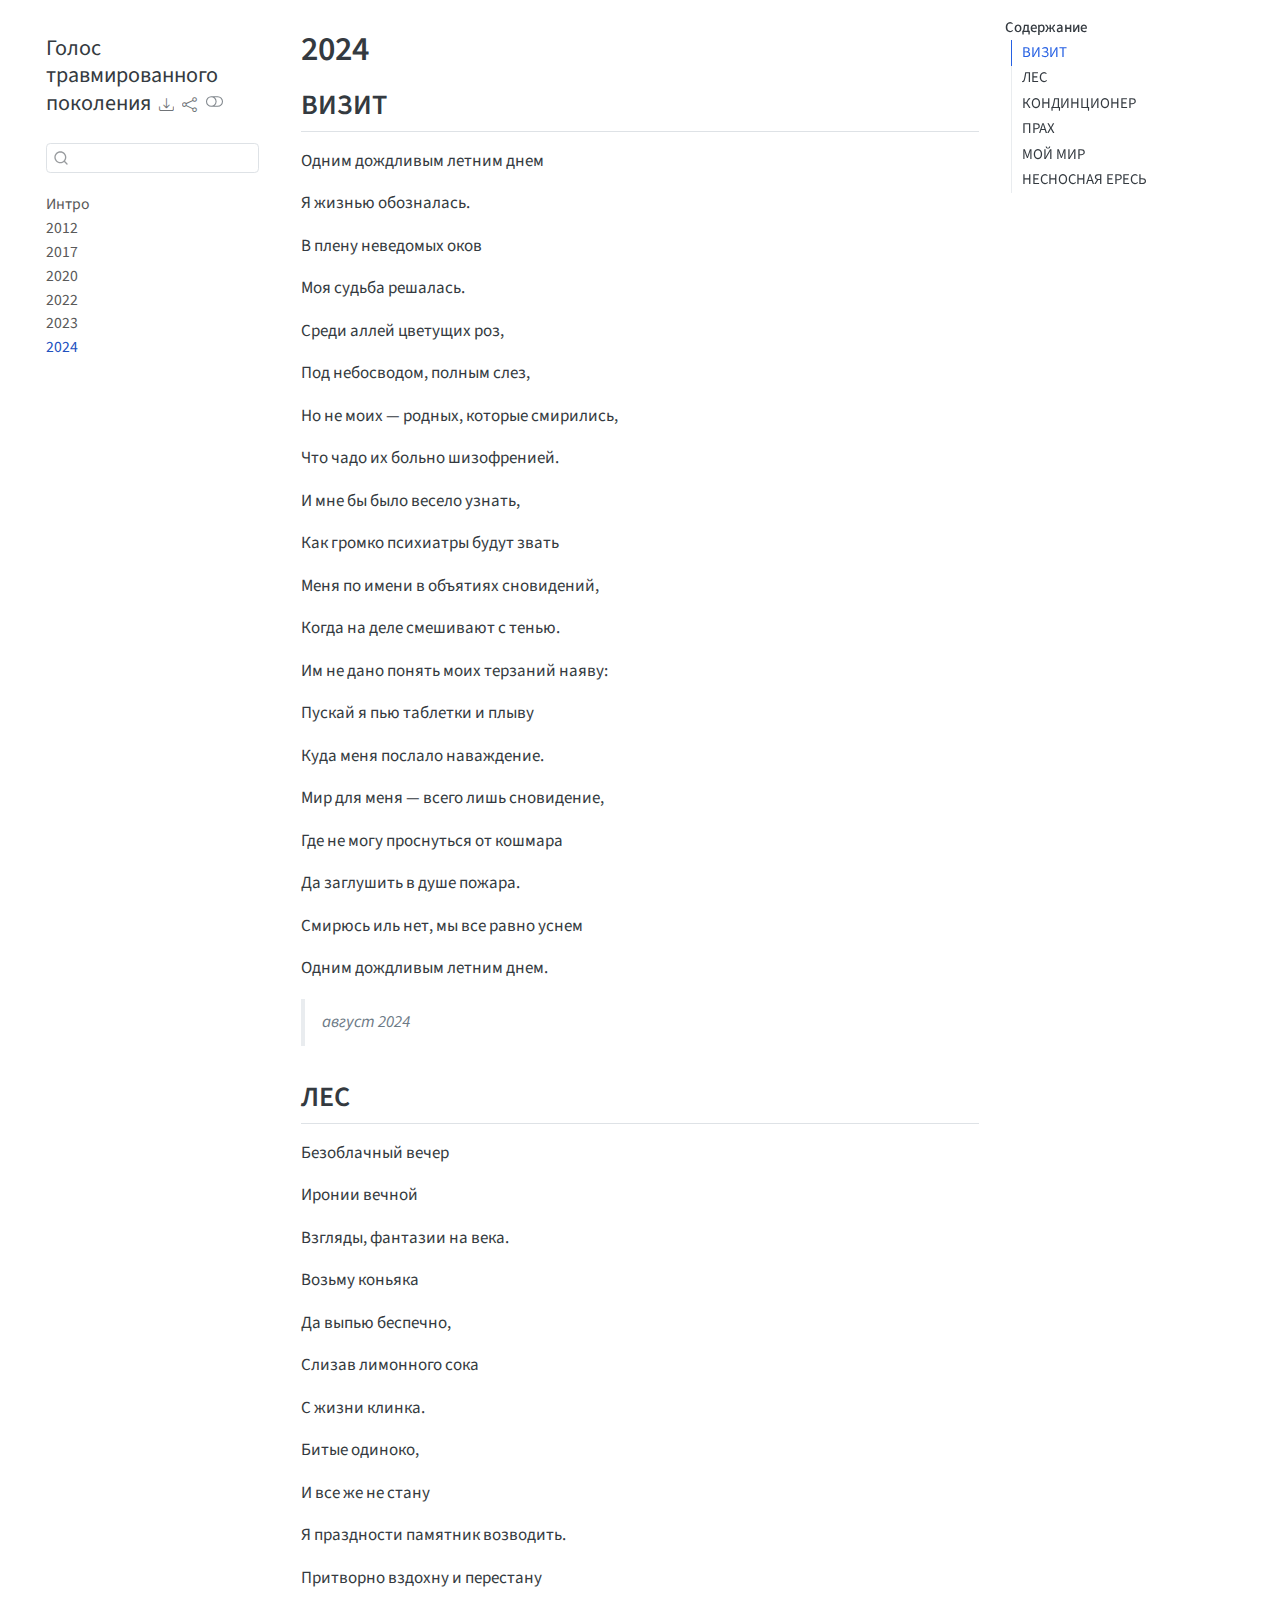
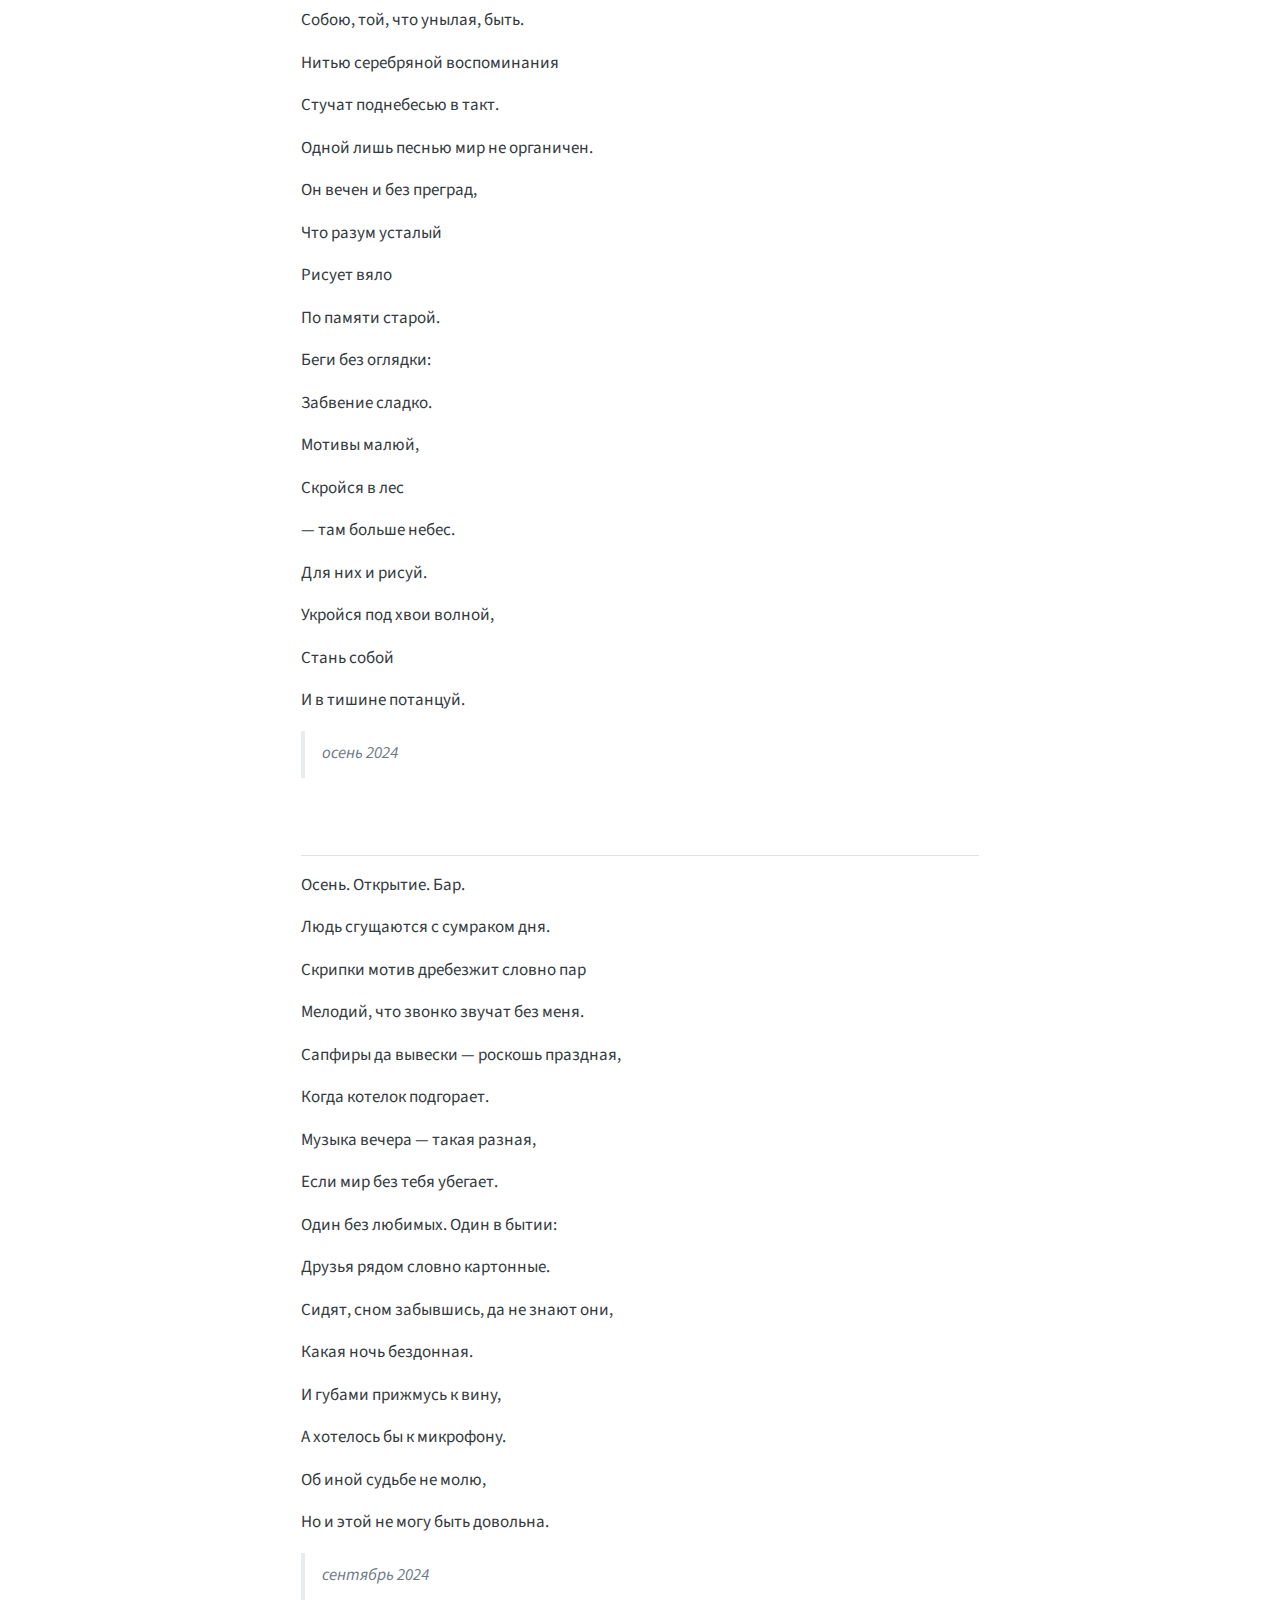
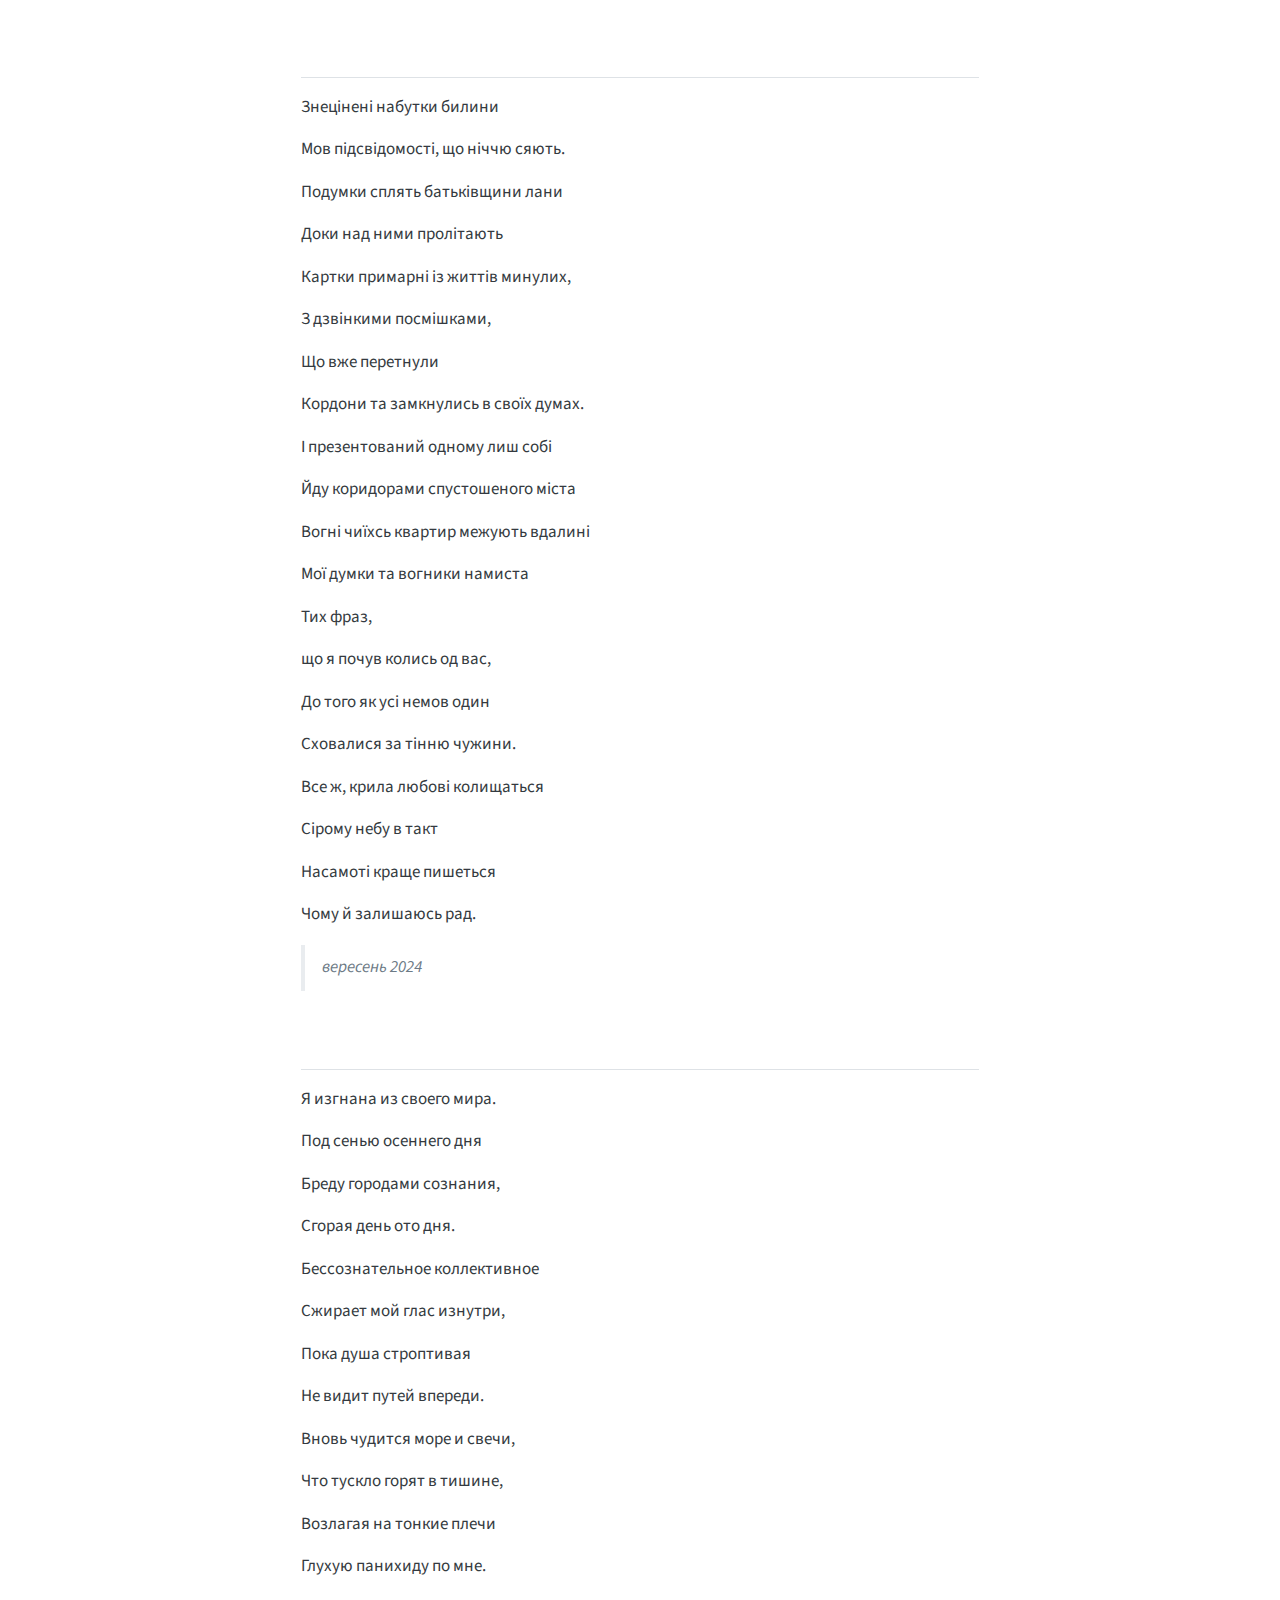
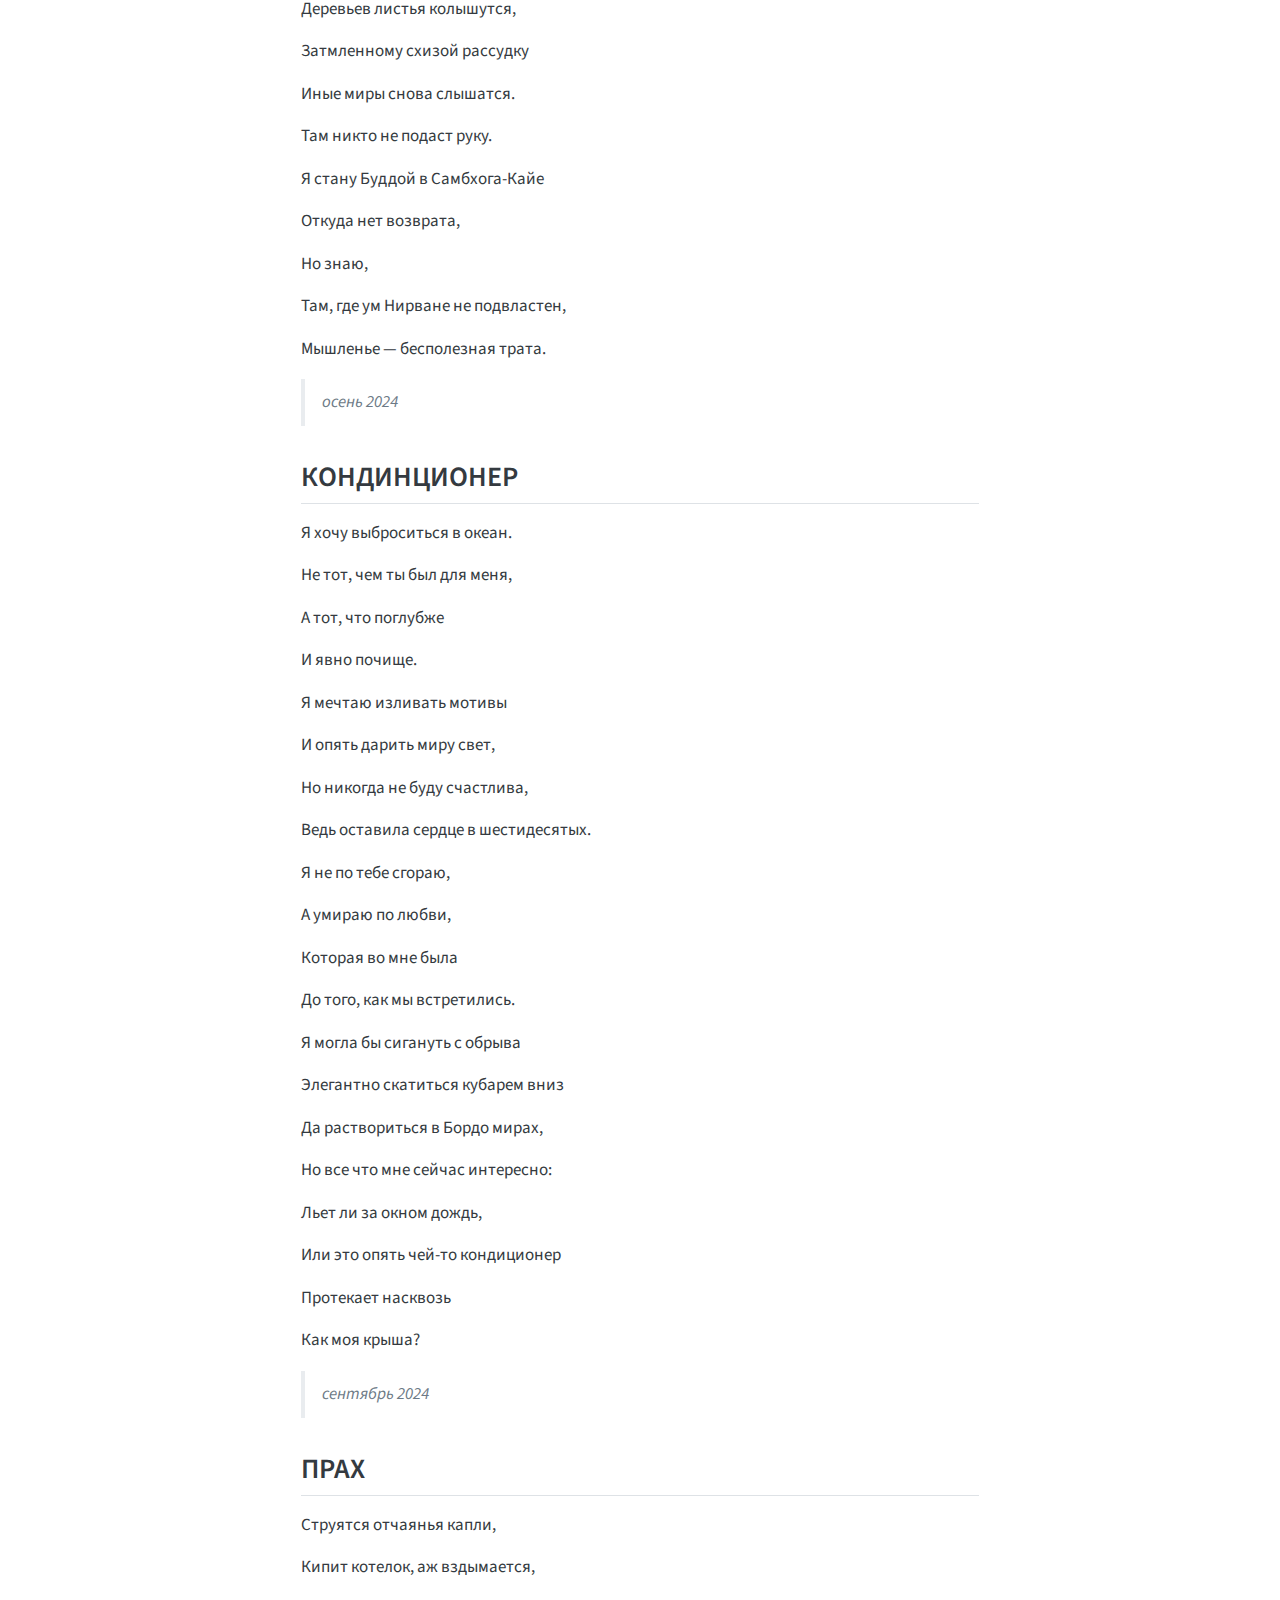
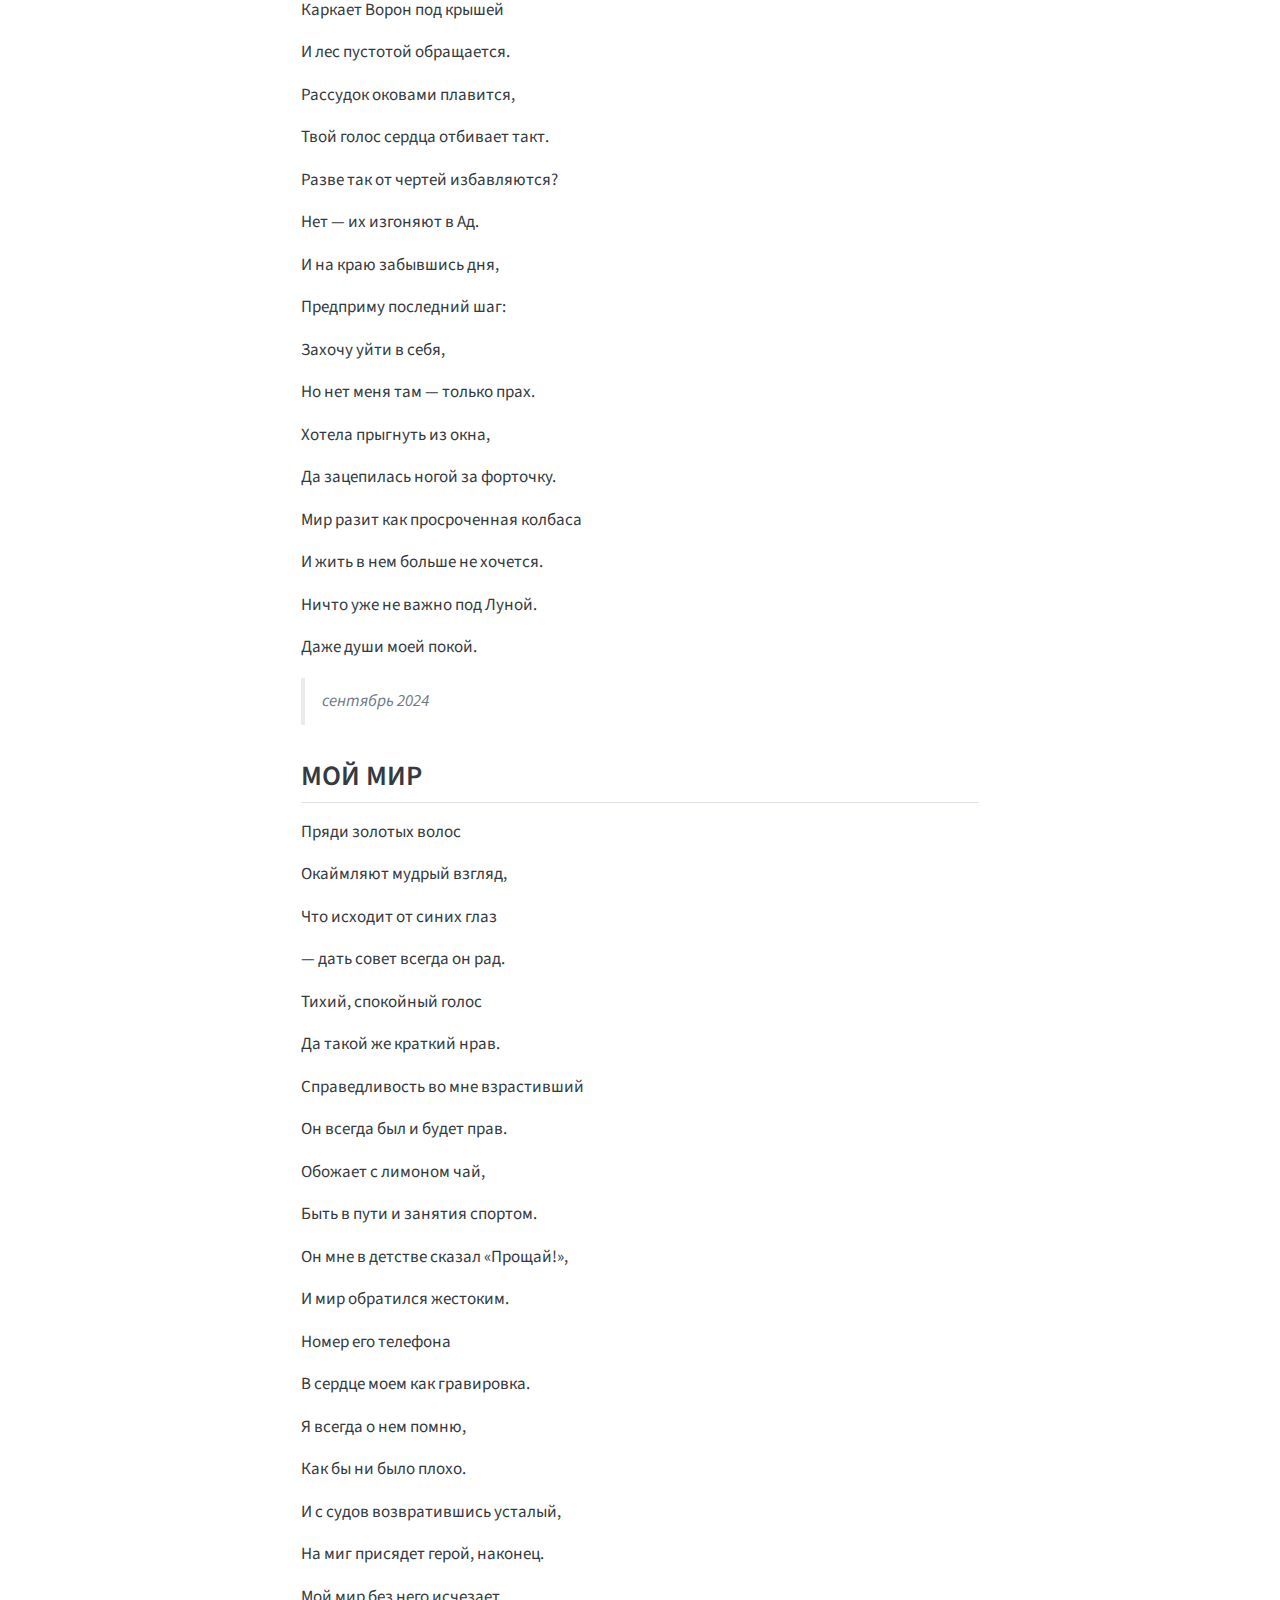
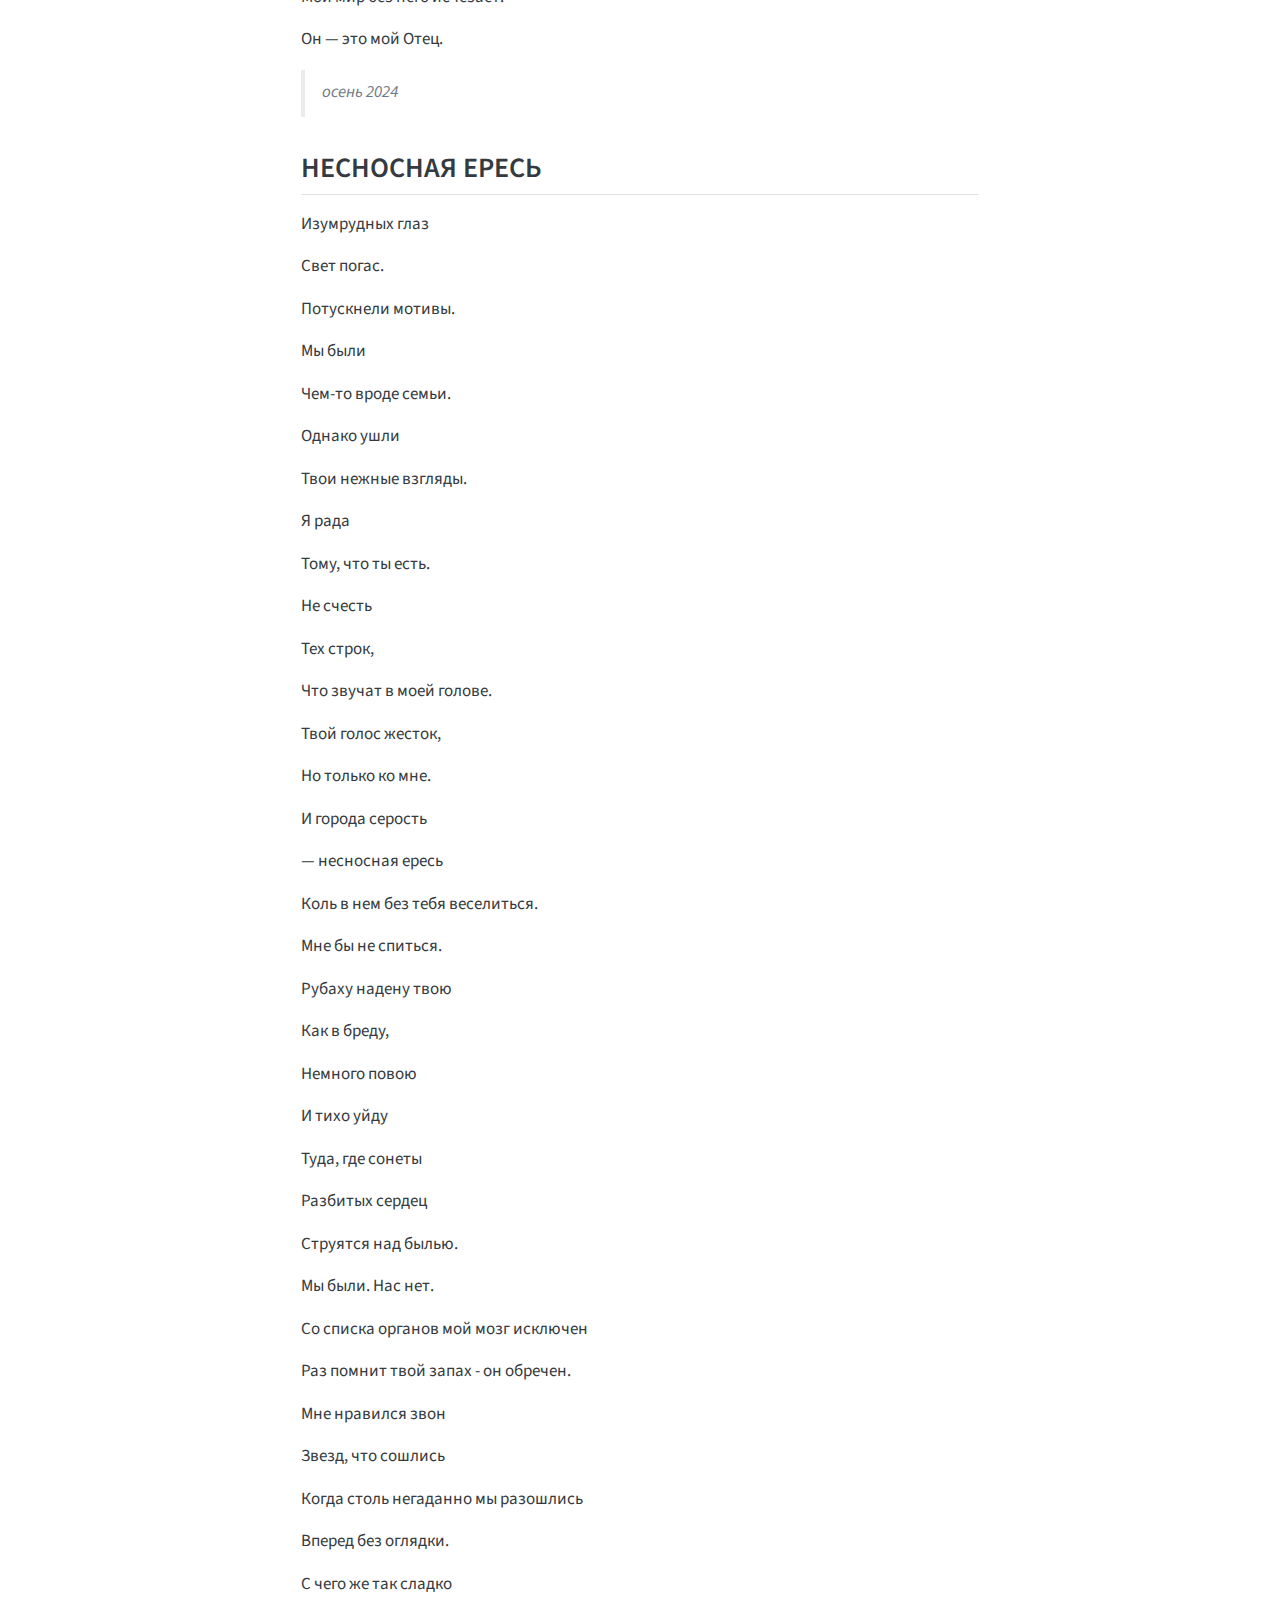
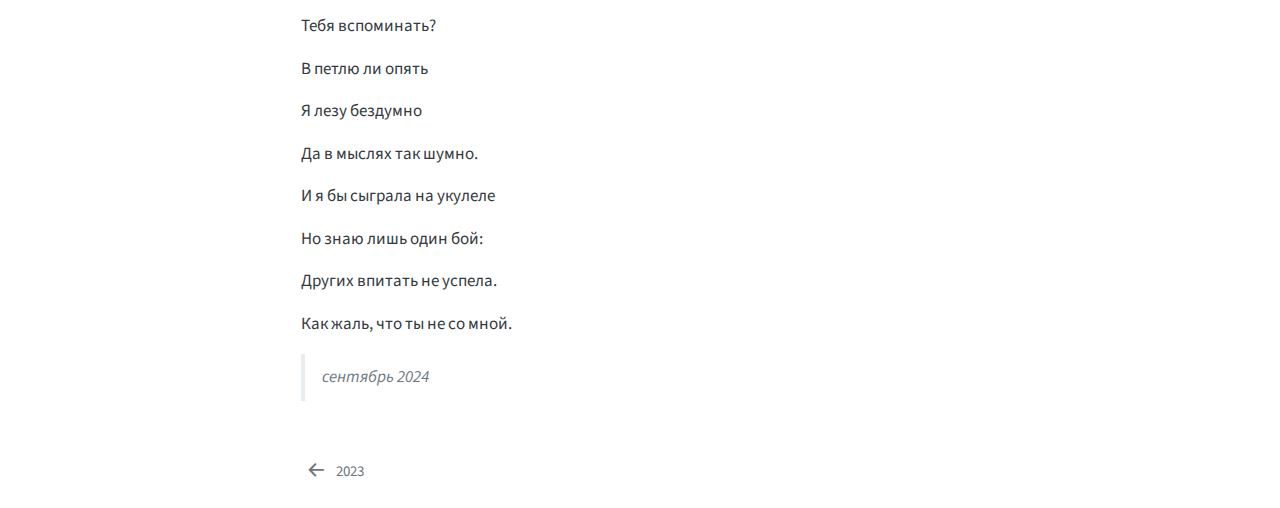
<file: docs/2024.html>
<!DOCTYPE html>
<html xmlns="http://www.w3.org/1999/xhtml" lang="en" xml:lang="en"><head>

<meta charset="utf-8">
<meta name="generator" content="quarto-1.5.57">

<meta name="viewport" content="width=device-width, initial-scale=1.0, user-scalable=yes">


<title>2024 – Голос травмированного поколения</title>
<style>
code{white-space: pre-wrap;}
span.smallcaps{font-variant: small-caps;}
div.columns{display: flex; gap: min(4vw, 1.5em);}
div.column{flex: auto; overflow-x: auto;}
div.hanging-indent{margin-left: 1.5em; text-indent: -1.5em;}
ul.task-list{list-style: none;}
ul.task-list li input[type="checkbox"] {
  width: 0.8em;
  margin: 0 0.8em 0.2em -1em; /* quarto-specific, see https://github.com/quarto-dev/quarto-cli/issues/4556 */ 
  vertical-align: middle;
}
</style>


<script src="site_libs/quarto-nav/quarto-nav.js"></script>
<script src="site_libs/quarto-nav/headroom.min.js"></script>
<script src="site_libs/clipboard/clipboard.min.js"></script>
<script src="site_libs/quarto-search/autocomplete.umd.js"></script>
<script src="site_libs/quarto-search/fuse.min.js"></script>
<script src="site_libs/quarto-search/quarto-search.js"></script>
<meta name="quarto:offset" content="./">
<link href="./2023.html" rel="prev">
<script src="site_libs/quarto-html/quarto.js"></script>
<script src="site_libs/quarto-html/popper.min.js"></script>
<script src="site_libs/quarto-html/tippy.umd.min.js"></script>
<script src="site_libs/quarto-html/anchor.min.js"></script>
<link href="site_libs/quarto-html/tippy.css" rel="stylesheet">
<link href="site_libs/quarto-html/quarto-syntax-highlighting.css" rel="stylesheet" class="quarto-color-scheme" id="quarto-text-highlighting-styles">
<link href="site_libs/quarto-html/quarto-syntax-highlighting-dark.css" rel="prefetch" class="quarto-color-scheme quarto-color-alternate" id="quarto-text-highlighting-styles">
<script src="site_libs/bootstrap/bootstrap.min.js"></script>
<link href="site_libs/bootstrap/bootstrap-icons.css" rel="stylesheet">
<link href="site_libs/bootstrap/bootstrap.min.css" rel="stylesheet" class="quarto-color-scheme" id="quarto-bootstrap" data-mode="light">
<link href="site_libs/bootstrap/bootstrap-dark.min.css" rel="prefetch" class="quarto-color-scheme quarto-color-alternate" id="quarto-bootstrap" data-mode="dark">
<script id="quarto-search-options" type="application/json">{
  "location": "sidebar",
  "copy-button": false,
  "collapse-after": 3,
  "panel-placement": "start",
  "type": "textbox",
  "limit": 50,
  "keyboard-shortcut": [
    "f",
    "/",
    "s"
  ],
  "show-item-context": false,
  "language": {
    "search-no-results-text": "Поиск не дал результатов",
    "search-matching-documents-text": "Результаты поиска",
    "search-copy-link-title": "Скопировать ссылку",
    "search-hide-matches-text": "Скрыть дополнительные результаты",
    "search-more-match-text": "дополнительный результат в этом документе",
    "search-more-matches-text": "дополнительных результата(-ов) в этом документе",
    "search-clear-button-title": "Очистить",
    "search-text-placeholder": "",
    "search-detached-cancel-button-title": "Отменить",
    "search-submit-button-title": "Найти",
    "search-label": "Поиск"
  }
}</script>


</head>

<body class="nav-sidebar floating">

<div id="quarto-search-results"></div>
  <header id="quarto-header" class="headroom fixed-top">
  <nav class="quarto-secondary-nav">
    <div class="container-fluid d-flex">
      <button type="button" class="quarto-btn-toggle btn" data-bs-toggle="collapse" role="button" data-bs-target=".quarto-sidebar-collapse-item" aria-controls="quarto-sidebar" aria-expanded="false" aria-label="Переключить боковую панель навигации" onclick="if (window.quartoToggleHeadroom) { window.quartoToggleHeadroom(); }">
        <i class="bi bi-layout-text-sidebar-reverse"></i>
      </button>
        <nav class="quarto-page-breadcrumbs" aria-label="breadcrumb"><ol class="breadcrumb"><li class="breadcrumb-item"><a href="./2024.html"><span class="chapter-title">2024</span></a></li></ol></nav>
        <a class="flex-grow-1" role="navigation" data-bs-toggle="collapse" data-bs-target=".quarto-sidebar-collapse-item" aria-controls="quarto-sidebar" aria-expanded="false" aria-label="Переключить боковую панель навигации" onclick="if (window.quartoToggleHeadroom) { window.quartoToggleHeadroom(); }">      
        </a>
      <button type="button" class="btn quarto-search-button" aria-label="Поиск" onclick="window.quartoOpenSearch();">
        <i class="bi bi-search"></i>
      </button>
    </div>
  </nav>
</header>
<!-- content -->
<div id="quarto-content" class="quarto-container page-columns page-rows-contents page-layout-article">
<!-- sidebar -->
  <nav id="quarto-sidebar" class="sidebar collapse collapse-horizontal quarto-sidebar-collapse-item sidebar-navigation floating overflow-auto">
    <div class="pt-lg-2 mt-2 text-left sidebar-header">
    <div class="sidebar-title mb-0 py-0">
      <a href="./">Голос травмированного поколения</a> 
        <div class="sidebar-tools-main tools-wide">
    <div class="dropdown">
      <a href="" title="Download" id="quarto-navigation-tool-dropdown-0" class="quarto-navigation-tool dropdown-toggle px-1" data-bs-toggle="dropdown" aria-expanded="false" role="link" aria-label="Download"><i class="bi bi-download"></i></a>
      <ul class="dropdown-menu" aria-labelledby="quarto-navigation-tool-dropdown-0">
          <li>
            <a class="dropdown-item sidebar-tools-main-item" href="./Голос-травмированного-поколения.pdf">
              <i class="bi bi-file-pdf pe-1"></i>
            Download PDF
            </a>
          </li>
          <li>
            <a class="dropdown-item sidebar-tools-main-item" href="./Голос-травмированного-поколения.epub">
              <i class="bi bi-journal pe-1"></i>
            Download ePub
            </a>
          </li>
      </ul>
    </div>
    <div class="dropdown">
      <a href="" title="Share" id="quarto-navigation-tool-dropdown-1" class="quarto-navigation-tool dropdown-toggle px-1" data-bs-toggle="dropdown" aria-expanded="false" role="link" aria-label="Share"><i class="bi bi-share"></i></a>
      <ul class="dropdown-menu" aria-labelledby="quarto-navigation-tool-dropdown-1">
          <li>
            <a class="dropdown-item sidebar-tools-main-item" href="https://twitter.com/intent/tweet?url=|url|">
              <i class="bi bi-twitter pe-1"></i>
            Twitter
            </a>
          </li>
          <li>
            <a class="dropdown-item sidebar-tools-main-item" href="https://www.facebook.com/sharer/sharer.php?u=|url|">
              <i class="bi bi-facebook pe-1"></i>
            Facebook
            </a>
          </li>
      </ul>
    </div>
  <a href="" class="quarto-color-scheme-toggle quarto-navigation-tool  px-1" onclick="window.quartoToggleColorScheme(); return false;" title="Переключить темный режим"><i class="bi"></i></a>
</div>
    </div>
      </div>
        <div class="mt-2 flex-shrink-0 align-items-center">
        <div class="sidebar-search">
        <div id="quarto-search" class="" title="Поиск"></div>
        </div>
        </div>
    <div class="sidebar-menu-container"> 
    <ul class="list-unstyled mt-1">
        <li class="sidebar-item">
  <div class="sidebar-item-container"> 
  <a href="./index.html" class="sidebar-item-text sidebar-link">
 <span class="menu-text">Интро</span></a>
  </div>
</li>
        <li class="sidebar-item">
  <div class="sidebar-item-container"> 
  <a href="./2012.html" class="sidebar-item-text sidebar-link"><span class="chapter-title">2012</span></a>
  </div>
</li>
        <li class="sidebar-item">
  <div class="sidebar-item-container"> 
  <a href="./2017.html" class="sidebar-item-text sidebar-link"><span class="chapter-title">2017</span></a>
  </div>
</li>
        <li class="sidebar-item">
  <div class="sidebar-item-container"> 
  <a href="./2020.html" class="sidebar-item-text sidebar-link"><span class="chapter-title">2020</span></a>
  </div>
</li>
        <li class="sidebar-item">
  <div class="sidebar-item-container"> 
  <a href="./2022.html" class="sidebar-item-text sidebar-link"><span class="chapter-title">2022</span></a>
  </div>
</li>
        <li class="sidebar-item">
  <div class="sidebar-item-container"> 
  <a href="./2023.html" class="sidebar-item-text sidebar-link"><span class="chapter-title">2023</span></a>
  </div>
</li>
        <li class="sidebar-item">
  <div class="sidebar-item-container"> 
  <a href="./2024.html" class="sidebar-item-text sidebar-link active"><span class="chapter-title">2024</span></a>
  </div>
</li>
    </ul>
    </div>
</nav>
<div id="quarto-sidebar-glass" class="quarto-sidebar-collapse-item" data-bs-toggle="collapse" data-bs-target=".quarto-sidebar-collapse-item"></div>
<!-- margin-sidebar -->
    <div id="quarto-margin-sidebar" class="sidebar margin-sidebar">
        <nav id="TOC" role="doc-toc" class="toc-active">
    <h2 id="toc-title">Содержание</h2>
   
  <ul>
  <li><a href="#визит" id="toc-визит" class="nav-link active" data-scroll-target="#визит">ВИЗИТ</a></li>
  <li><a href="#лес" id="toc-лес" class="nav-link" data-scroll-target="#лес">ЛЕС</a></li>
  <li><a href="#section" id="toc-section" class="nav-link" data-scroll-target="#section"></a></li>
  <li><a href="#section-1" id="toc-section-1" class="nav-link" data-scroll-target="#section-1"></a></li>
  <li><a href="#section-2" id="toc-section-2" class="nav-link" data-scroll-target="#section-2"></a></li>
  <li><a href="#кондинционер" id="toc-кондинционер" class="nav-link" data-scroll-target="#кондинционер">КОНДИНЦИОНЕР</a></li>
  <li><a href="#прах" id="toc-прах" class="nav-link" data-scroll-target="#прах">ПРАХ</a></li>
  <li><a href="#мой-мир" id="toc-мой-мир" class="nav-link" data-scroll-target="#мой-мир">МОЙ МИР</a></li>
  <li><a href="#несносная-ересь" id="toc-несносная-ересь" class="nav-link" data-scroll-target="#несносная-ересь">НЕСНОСНАЯ ЕРЕСЬ</a></li>
  </ul>
</nav>
    </div>
<!-- main -->
<main class="content" id="quarto-document-content">

<header id="title-block-header" class="quarto-title-block default">
<div class="quarto-title">
<h1 class="title"><span class="chapter-title">2024</span></h1>
</div>



<div class="quarto-title-meta">

    
  
    
  </div>
  


</header>


<section id="визит" class="level2">
<h2 class="anchored" data-anchor-id="визит">ВИЗИТ</h2>
<p>Одним дождливым летним днем</p>
<p>Я жизнью обозналась.</p>
<p>В плену неведомых оков</p>
<p>Моя судьба решалась.</p>
<p>Среди аллей цветущих роз,</p>
<p>Под небосводом, полным слез,</p>
<p>Но не моих — родных, которые смирились,</p>
<p>Что чадо их больно шизофренией.</p>
<p>И мне бы было весело узнать,</p>
<p>Как громко психиатры будут звать</p>
<p>Меня по имени в объятиях сновидений,</p>
<p>Когда на деле смешивают с тенью.</p>
<p>Им не дано понять моих терзаний наяву:</p>
<p>Пускай я пью таблетки и плыву</p>
<p>Куда меня послало наваждение.</p>
<p>Мир для меня — всего лишь сновидение,</p>
<p>Где не могу проснуться от кошмара</p>
<p>Да заглушить в душе пожара.</p>
<p>Смирюсь иль нет, мы все равно уснем</p>
<p>Одним дождливым летним днем.</p>
<blockquote class="blockquote">
<p><em>август 2024</em></p>
</blockquote>
</section>
<section id="лес" class="level2">
<h2 class="anchored" data-anchor-id="лес">ЛЕС</h2>
<p>Безоблачный вечер</p>
<p>Иронии вечной</p>
<p>Взгляды, фантазии на века.</p>
<p>Возьму коньяка</p>
<p>Да выпью беспечно,</p>
<p>Слизав лимонного сока</p>
<p>С жизни клинка.</p>
<p>Битые одиноко,</p>
<p>И все же не стану</p>
<p>Я праздности памятник возводить.</p>
<p>Притворно вздохну и перестану</p>
<p>Собою, той, что унылая, быть.</p>
<p>Нитью серебряной воспоминания</p>
<p>Стучат поднебесью в такт.</p>
<p>Одной лишь песнью мир не органичен.</p>
<p>Он вечен и без преград,</p>
<p>Что разум усталый</p>
<p>Рисует вяло</p>
<p>По памяти старой.</p>
<p>Беги без оглядки:</p>
<p>Забвение сладко.</p>
<p>Мотивы малюй,</p>
<p>Скройся в лес</p>
<p>— там больше небес.</p>
<p>Для них и рисуй.</p>
<p>Укройся под хвои волной,</p>
<p>Стань собой</p>
<p>И в тишине потанцуй.</p>
<blockquote class="blockquote">
<p><em>осень 2024</em></p>
</blockquote>
</section>
<section id="section" class="level2">
<h2 class="anchored" data-anchor-id="section"></h2>
<p>Осень. Открытие. Бар.</p>
<p>Людь сгущаются с сумраком дня.</p>
<p>Скрипки мотив дребезжит словно пар</p>
<p>Мелодий, что звонко звучат без меня.</p>
<p>Сапфиры да вывески — роскошь праздная,</p>
<p>Когда котелок подгорает.</p>
<p>Музыка вечера — такая разная,</p>
<p>Если мир без тебя убегает.</p>
<p>Один без любимых. Один в бытии:</p>
<p>Друзья рядом словно картонные.</p>
<p>Сидят, сном забывшись, да не знают они,</p>
<p>Какая ночь бездонная.</p>
<p>И губами прижмусь к вину,</p>
<p>А хотелось бы к микрофону.</p>
<p>Об иной судьбе не молю,</p>
<p>Но и этой не могу быть довольна.</p>
<blockquote class="blockquote">
<p><em>сентябрь 2024</em></p>
</blockquote>
</section>
<section id="section-1" class="level2">
<h2 class="anchored" data-anchor-id="section-1"></h2>
<p>Знецінені набутки билини</p>
<p>Мов підсвідомості, що ніччю сяють.</p>
<p>Подумки сплять батьківщини лани</p>
<p>Доки над ними пролітають</p>
<p>Картки примарні із життів минулих,</p>
<p>З дзвінкими посмішками,</p>
<p>Що вже перетнули</p>
<p>Кордони та замкнулись в своїх думах.</p>
<p>І презентований одному лиш собі</p>
<p>Йду коридорами спустошеного міста</p>
<p>Вогні чиїхсь квартир межують вдалині</p>
<p>Мої думки та вогники намиста</p>
<p>Тих фраз,</p>
<p>що я почув колись од вас,</p>
<p>До того як усі немов один</p>
<p>Сховалися за тінню чужини.</p>
<p>Все ж, крила любові колищаться</p>
<p>Сірому небу в такт</p>
<p>Насамоті краще пишеться</p>
<p>Чому й залишаюсь рад.</p>
<blockquote class="blockquote">
<p><em>вересень 2024</em></p>
</blockquote>
</section>
<section id="section-2" class="level2">
<h2 class="anchored" data-anchor-id="section-2"></h2>
<p>Я изгнана из своего мира.</p>
<p>Под сенью осеннего дня</p>
<p>Бреду городами сознания,</p>
<p>Сгорая день ото дня.</p>
<p>Бессознательное коллективное</p>
<p>Сжирает мой глас изнутри,</p>
<p>Пока душа строптивая</p>
<p>Не видит путей впереди.</p>
<p>Вновь чудится море и свечи,</p>
<p>Что тускло горят в тишине,</p>
<p>Возлагая на тонкие плечи</p>
<p>Глухую панихиду по мне.</p>
<p>Деревьев листья колышутся,</p>
<p>Затмленному схизой рассудку</p>
<p>Иные миры снова слышатся.</p>
<p>Там никто не подаст руку.</p>
<p>Я стану Буддой в Самбхога-Кайе</p>
<p>Откуда нет возврата,</p>
<p>Но знаю,</p>
<p>Там, где ум Нирване не подвластен,</p>
<p>Мышленье — бесполезная трата.</p>
<blockquote class="blockquote">
<p><em>осень 2024</em></p>
</blockquote>
</section>
<section id="кондинционер" class="level2">
<h2 class="anchored" data-anchor-id="кондинционер">КОНДИНЦИОНЕР</h2>
<p>Я хочу выброситься в океан.</p>
<p>Не тот, чем ты был для меня,</p>
<p>А тот, что поглубже</p>
<p>И явно почище.</p>
<p>Я мечтаю изливать мотивы</p>
<p>И опять дарить миру свет,</p>
<p>Но никогда не буду счастлива,</p>
<p>Ведь оставила сердце в шестидесятых.</p>
<p>Я не по тебе сгораю,</p>
<p>А умираю по любви,</p>
<p>Которая во мне была</p>
<p>До того, как мы встретились.</p>
<p>Я могла бы сигануть с обрыва</p>
<p>Элегантно скатиться кубарем вниз</p>
<p>Да раствориться в Бордо мирах,</p>
<p>Но все что мне сейчас интересно:</p>
<p>Льет ли за окном дождь,</p>
<p>Или это опять чей-то кондиционер</p>
<p>Протекает насквозь</p>
<p>Как моя крыша?</p>
<blockquote class="blockquote">
<p><em>сентябрь 2024</em></p>
</blockquote>
</section>
<section id="прах" class="level2">
<h2 class="anchored" data-anchor-id="прах">ПРАХ</h2>
<p>Струятся отчаянья капли,</p>
<p>Кипит котелок, аж вздымается,</p>
<p>Каркает Ворон под крышей</p>
<p>И лес пустотой обращается.</p>
<p>Рассудок оковами плавится,</p>
<p>Твой голос сердца отбивает такт.</p>
<p>Разве так от чертей избавляются?</p>
<p>Нет — их изгоняют в Ад.</p>
<p>И на краю забывшись дня,</p>
<p>Предприму последний шаг:</p>
<p>Захочу уйти в себя,</p>
<p>Но нет меня там — только прах.</p>
<p>Хотела прыгнуть из окна,</p>
<p>Да зацепилась ногой за форточку.</p>
<p>Мир разит как просроченная колбаса</p>
<p>И жить в нем больше не хочется.</p>
<p>Ничто уже не важно под Луной.</p>
<p>Даже души моей покой.</p>
<blockquote class="blockquote">
<p><em>сентябрь 2024</em></p>
</blockquote>
</section>
<section id="мой-мир" class="level2">
<h2 class="anchored" data-anchor-id="мой-мир">МОЙ МИР</h2>
<p>Пряди золотых волос</p>
<p>Окаймляют мудрый взгляд,</p>
<p>Что исходит от синих глаз</p>
<p>— дать совет всегда он рад.</p>
<p>Тихий, спокойный голос</p>
<p>Да такой же краткий нрав.</p>
<p>Справедливость во мне взрастивший</p>
<p>Он всегда был и будет прав.</p>
<p>Обожает с лимоном чай,</p>
<p>Быть в пути и занятия спортом.</p>
<p>Он мне в детстве сказал «Прощай!»,</p>
<p>И мир обратился жестоким.</p>
<p>Номер его телефона</p>
<p>В сердце моем как гравировка.</p>
<p>Я всегда о нем помню,</p>
<p>Как бы ни было плохо.</p>
<p>И с судов возвратившись усталый,</p>
<p>На миг присядет герой, наконец.</p>
<p>Мой мир без него исчезает.</p>
<p>Он — это мой Отец.</p>
<blockquote class="blockquote">
<p><em>осень 2024</em></p>
</blockquote>
</section>
<section id="несносная-ересь" class="level2">
<h2 class="anchored" data-anchor-id="несносная-ересь">НЕСНОСНАЯ ЕРЕСЬ</h2>
<p>Изумрудных глаз</p>
<p>Свет погас.</p>
<p>Потускнели мотивы.</p>
<p>Мы были</p>
<p>Чем-то вроде семьи.</p>
<p>Однако ушли</p>
<p>Твои нежные взгляды.</p>
<p>Я рада</p>
<p>Тому, что ты есть.</p>
<p>Не счесть</p>
<p>Тех строк,</p>
<p>Что звучат в моей голове.</p>
<p>Твой голос жесток,</p>
<p>Но только ко мне.</p>
<p>И города серость</p>
<p>— несносная ересь</p>
<p>Коль в нем без тебя веселиться.</p>
<p>Мне бы не спиться.</p>
<p>Рубаху надену твою</p>
<p>Как в бреду,</p>
<p>Немного повою</p>
<p>И тихо уйду</p>
<p>Туда, где сонеты</p>
<p>Разбитых сердец</p>
<p>Струятся над былью.</p>
<p>Мы были. Нас нет.</p>
<p>Со списка органов мой мозг исключен</p>
<p>Раз помнит твой запах - он обречен.</p>
<p>Мне нравился звон</p>
<p>Звезд, что сошлись</p>
<p>Когда столь негаданно мы разошлись</p>
<p>Вперед без оглядки.</p>
<p>С чего же так сладко</p>
<p>Тебя вспоминать?</p>
<p>В петлю ли опять</p>
<p>Я лезу бездумно</p>
<p>Да в мыслях так шумно.</p>
<p>И я бы сыграла на укулеле</p>
<p>Но знаю лишь один бой:</p>
<p>Других впитать не успела.</p>
<p>Как жаль, что ты не со мной.</p>
<blockquote class="blockquote">
<p><em>сентябрь 2024</em></p>
</blockquote>


</section>

</main> <!-- /main -->
<script id="quarto-html-after-body" type="application/javascript">
window.document.addEventListener("DOMContentLoaded", function (event) {
  const toggleBodyColorMode = (bsSheetEl) => {
    const mode = bsSheetEl.getAttribute("data-mode");
    const bodyEl = window.document.querySelector("body");
    if (mode === "dark") {
      bodyEl.classList.add("quarto-dark");
      bodyEl.classList.remove("quarto-light");
    } else {
      bodyEl.classList.add("quarto-light");
      bodyEl.classList.remove("quarto-dark");
    }
  }
  const toggleBodyColorPrimary = () => {
    const bsSheetEl = window.document.querySelector("link#quarto-bootstrap");
    if (bsSheetEl) {
      toggleBodyColorMode(bsSheetEl);
    }
  }
  toggleBodyColorPrimary();  
  const disableStylesheet = (stylesheets) => {
    for (let i=0; i < stylesheets.length; i++) {
      const stylesheet = stylesheets[i];
      stylesheet.rel = 'prefetch';
    }
  }
  const enableStylesheet = (stylesheets) => {
    for (let i=0; i < stylesheets.length; i++) {
      const stylesheet = stylesheets[i];
      stylesheet.rel = 'stylesheet';
    }
  }
  const manageTransitions = (selector, allowTransitions) => {
    const els = window.document.querySelectorAll(selector);
    for (let i=0; i < els.length; i++) {
      const el = els[i];
      if (allowTransitions) {
        el.classList.remove('notransition');
      } else {
        el.classList.add('notransition');
      }
    }
  }
  const toggleGiscusIfUsed = (isAlternate, darkModeDefault) => {
    const baseTheme = document.querySelector('#giscus-base-theme')?.value ?? 'light';
    const alternateTheme = document.querySelector('#giscus-alt-theme')?.value ?? 'dark';
    let newTheme = '';
    if(darkModeDefault) {
      newTheme = isAlternate ? baseTheme : alternateTheme;
    } else {
      newTheme = isAlternate ? alternateTheme : baseTheme;
    }
    const changeGiscusTheme = () => {
      // From: https://github.com/giscus/giscus/issues/336
      const sendMessage = (message) => {
        const iframe = document.querySelector('iframe.giscus-frame');
        if (!iframe) return;
        iframe.contentWindow.postMessage({ giscus: message }, 'https://giscus.app');
      }
      sendMessage({
        setConfig: {
          theme: newTheme
        }
      });
    }
    const isGiscussLoaded = window.document.querySelector('iframe.giscus-frame') !== null;
    if (isGiscussLoaded) {
      changeGiscusTheme();
    }
  }
  const toggleColorMode = (alternate) => {
    // Switch the stylesheets
    const alternateStylesheets = window.document.querySelectorAll('link.quarto-color-scheme.quarto-color-alternate');
    manageTransitions('#quarto-margin-sidebar .nav-link', false);
    if (alternate) {
      enableStylesheet(alternateStylesheets);
      for (const sheetNode of alternateStylesheets) {
        if (sheetNode.id === "quarto-bootstrap") {
          toggleBodyColorMode(sheetNode);
        }
      }
    } else {
      disableStylesheet(alternateStylesheets);
      toggleBodyColorPrimary();
    }
    manageTransitions('#quarto-margin-sidebar .nav-link', true);
    // Switch the toggles
    const toggles = window.document.querySelectorAll('.quarto-color-scheme-toggle');
    for (let i=0; i < toggles.length; i++) {
      const toggle = toggles[i];
      if (toggle) {
        if (alternate) {
          toggle.classList.add("alternate");     
        } else {
          toggle.classList.remove("alternate");
        }
      }
    }
    // Hack to workaround the fact that safari doesn't
    // properly recolor the scrollbar when toggling (#1455)
    if (navigator.userAgent.indexOf('Safari') > 0 && navigator.userAgent.indexOf('Chrome') == -1) {
      manageTransitions("body", false);
      window.scrollTo(0, 1);
      setTimeout(() => {
        window.scrollTo(0, 0);
        manageTransitions("body", true);
      }, 40);  
    }
  }
  const isFileUrl = () => { 
    return window.location.protocol === 'file:';
  }
  const hasAlternateSentinel = () => {  
    let styleSentinel = getColorSchemeSentinel();
    if (styleSentinel !== null) {
      return styleSentinel === "alternate";
    } else {
      return false;
    }
  }
  const setStyleSentinel = (alternate) => {
    const value = alternate ? "alternate" : "default";
    if (!isFileUrl()) {
      window.localStorage.setItem("quarto-color-scheme", value);
    } else {
      localAlternateSentinel = value;
    }
  }
  const getColorSchemeSentinel = () => {
    if (!isFileUrl()) {
      const storageValue = window.localStorage.getItem("quarto-color-scheme");
      return storageValue != null ? storageValue : localAlternateSentinel;
    } else {
      return localAlternateSentinel;
    }
  }
  const darkModeDefault = false;
  let localAlternateSentinel = darkModeDefault ? 'alternate' : 'default';
  // Dark / light mode switch
  window.quartoToggleColorScheme = () => {
    // Read the current dark / light value 
    let toAlternate = !hasAlternateSentinel();
    toggleColorMode(toAlternate);
    setStyleSentinel(toAlternate);
    toggleGiscusIfUsed(toAlternate, darkModeDefault);
  };
  // Ensure there is a toggle, if there isn't float one in the top right
  if (window.document.querySelector('.quarto-color-scheme-toggle') === null) {
    const a = window.document.createElement('a');
    a.classList.add('top-right');
    a.classList.add('quarto-color-scheme-toggle');
    a.href = "";
    a.onclick = function() { try { window.quartoToggleColorScheme(); } catch {} return false; };
    const i = window.document.createElement("i");
    i.classList.add('bi');
    a.appendChild(i);
    window.document.body.appendChild(a);
  }
  // Switch to dark mode if need be
  if (hasAlternateSentinel()) {
    toggleColorMode(true);
  } else {
    toggleColorMode(false);
  }
  const icon = "";
  const anchorJS = new window.AnchorJS();
  anchorJS.options = {
    placement: 'right',
    icon: icon
  };
  anchorJS.add('.anchored');
  const isCodeAnnotation = (el) => {
    for (const clz of el.classList) {
      if (clz.startsWith('code-annotation-')) {                     
        return true;
      }
    }
    return false;
  }
  const onCopySuccess = function(e) {
    // button target
    const button = e.trigger;
    // don't keep focus
    button.blur();
    // flash "checked"
    button.classList.add('code-copy-button-checked');
    var currentTitle = button.getAttribute("title");
    button.setAttribute("title", "Скопировано");
    let tooltip;
    if (window.bootstrap) {
      button.setAttribute("data-bs-toggle", "tooltip");
      button.setAttribute("data-bs-placement", "left");
      button.setAttribute("data-bs-title", "Скопировано");
      tooltip = new bootstrap.Tooltip(button, 
        { trigger: "manual", 
          customClass: "code-copy-button-tooltip",
          offset: [0, -8]});
      tooltip.show();    
    }
    setTimeout(function() {
      if (tooltip) {
        tooltip.hide();
        button.removeAttribute("data-bs-title");
        button.removeAttribute("data-bs-toggle");
        button.removeAttribute("data-bs-placement");
      }
      button.setAttribute("title", currentTitle);
      button.classList.remove('code-copy-button-checked');
    }, 1000);
    // clear code selection
    e.clearSelection();
  }
  const getTextToCopy = function(trigger) {
      const codeEl = trigger.previousElementSibling.cloneNode(true);
      for (const childEl of codeEl.children) {
        if (isCodeAnnotation(childEl)) {
          childEl.remove();
        }
      }
      return codeEl.innerText;
  }
  const clipboard = new window.ClipboardJS('.code-copy-button:not([data-in-quarto-modal])', {
    text: getTextToCopy
  });
  clipboard.on('success', onCopySuccess);
  if (window.document.getElementById('quarto-embedded-source-code-modal')) {
    // For code content inside modals, clipBoardJS needs to be initialized with a container option
    // TODO: Check when it could be a function (https://github.com/zenorocha/clipboard.js/issues/860)
    const clipboardModal = new window.ClipboardJS('.code-copy-button[data-in-quarto-modal]', {
      text: getTextToCopy,
      container: window.document.getElementById('quarto-embedded-source-code-modal')
    });
    clipboardModal.on('success', onCopySuccess);
  }
    var localhostRegex = new RegExp(/^(?:http|https):\/\/localhost\:?[0-9]*\//);
    var mailtoRegex = new RegExp(/^mailto:/);
      var filterRegex = new RegExp('/' + window.location.host + '/');
    var isInternal = (href) => {
        return filterRegex.test(href) || localhostRegex.test(href) || mailtoRegex.test(href);
    }
    // Inspect non-navigation links and adorn them if external
 	var links = window.document.querySelectorAll('a[href]:not(.nav-link):not(.navbar-brand):not(.toc-action):not(.sidebar-link):not(.sidebar-item-toggle):not(.pagination-link):not(.no-external):not([aria-hidden]):not(.dropdown-item):not(.quarto-navigation-tool):not(.about-link)');
    for (var i=0; i<links.length; i++) {
      const link = links[i];
      if (!isInternal(link.href)) {
        // undo the damage that might have been done by quarto-nav.js in the case of
        // links that we want to consider external
        if (link.dataset.originalHref !== undefined) {
          link.href = link.dataset.originalHref;
        }
      }
    }
  function tippyHover(el, contentFn, onTriggerFn, onUntriggerFn) {
    const config = {
      allowHTML: true,
      maxWidth: 500,
      delay: 100,
      arrow: false,
      appendTo: function(el) {
          return el.parentElement;
      },
      interactive: true,
      interactiveBorder: 10,
      theme: 'quarto',
      placement: 'bottom-start',
    };
    if (contentFn) {
      config.content = contentFn;
    }
    if (onTriggerFn) {
      config.onTrigger = onTriggerFn;
    }
    if (onUntriggerFn) {
      config.onUntrigger = onUntriggerFn;
    }
    window.tippy(el, config); 
  }
  const noterefs = window.document.querySelectorAll('a[role="doc-noteref"]');
  for (var i=0; i<noterefs.length; i++) {
    const ref = noterefs[i];
    tippyHover(ref, function() {
      // use id or data attribute instead here
      let href = ref.getAttribute('data-footnote-href') || ref.getAttribute('href');
      try { href = new URL(href).hash; } catch {}
      const id = href.replace(/^#\/?/, "");
      const note = window.document.getElementById(id);
      if (note) {
        return note.innerHTML;
      } else {
        return "";
      }
    });
  }
  const xrefs = window.document.querySelectorAll('a.quarto-xref');
  const processXRef = (id, note) => {
    // Strip column container classes
    const stripColumnClz = (el) => {
      el.classList.remove("page-full", "page-columns");
      if (el.children) {
        for (const child of el.children) {
          stripColumnClz(child);
        }
      }
    }
    stripColumnClz(note)
    if (id === null || id.startsWith('sec-')) {
      // Special case sections, only their first couple elements
      const container = document.createElement("div");
      if (note.children && note.children.length > 2) {
        container.appendChild(note.children[0].cloneNode(true));
        for (let i = 1; i < note.children.length; i++) {
          const child = note.children[i];
          if (child.tagName === "P" && child.innerText === "") {
            continue;
          } else {
            container.appendChild(child.cloneNode(true));
            break;
          }
        }
        if (window.Quarto?.typesetMath) {
          window.Quarto.typesetMath(container);
        }
        return container.innerHTML
      } else {
        if (window.Quarto?.typesetMath) {
          window.Quarto.typesetMath(note);
        }
        return note.innerHTML;
      }
    } else {
      // Remove any anchor links if they are present
      const anchorLink = note.querySelector('a.anchorjs-link');
      if (anchorLink) {
        anchorLink.remove();
      }
      if (window.Quarto?.typesetMath) {
        window.Quarto.typesetMath(note);
      }
      // TODO in 1.5, we should make sure this works without a callout special case
      if (note.classList.contains("callout")) {
        return note.outerHTML;
      } else {
        return note.innerHTML;
      }
    }
  }
  for (var i=0; i<xrefs.length; i++) {
    const xref = xrefs[i];
    tippyHover(xref, undefined, function(instance) {
      instance.disable();
      let url = xref.getAttribute('href');
      let hash = undefined; 
      if (url.startsWith('#')) {
        hash = url;
      } else {
        try { hash = new URL(url).hash; } catch {}
      }
      if (hash) {
        const id = hash.replace(/^#\/?/, "");
        const note = window.document.getElementById(id);
        if (note !== null) {
          try {
            const html = processXRef(id, note.cloneNode(true));
            instance.setContent(html);
          } finally {
            instance.enable();
            instance.show();
          }
        } else {
          // See if we can fetch this
          fetch(url.split('#')[0])
          .then(res => res.text())
          .then(html => {
            const parser = new DOMParser();
            const htmlDoc = parser.parseFromString(html, "text/html");
            const note = htmlDoc.getElementById(id);
            if (note !== null) {
              const html = processXRef(id, note);
              instance.setContent(html);
            } 
          }).finally(() => {
            instance.enable();
            instance.show();
          });
        }
      } else {
        // See if we can fetch a full url (with no hash to target)
        // This is a special case and we should probably do some content thinning / targeting
        fetch(url)
        .then(res => res.text())
        .then(html => {
          const parser = new DOMParser();
          const htmlDoc = parser.parseFromString(html, "text/html");
          const note = htmlDoc.querySelector('main.content');
          if (note !== null) {
            // This should only happen for chapter cross references
            // (since there is no id in the URL)
            // remove the first header
            if (note.children.length > 0 && note.children[0].tagName === "HEADER") {
              note.children[0].remove();
            }
            const html = processXRef(null, note);
            instance.setContent(html);
          } 
        }).finally(() => {
          instance.enable();
          instance.show();
        });
      }
    }, function(instance) {
    });
  }
      let selectedAnnoteEl;
      const selectorForAnnotation = ( cell, annotation) => {
        let cellAttr = 'data-code-cell="' + cell + '"';
        let lineAttr = 'data-code-annotation="' +  annotation + '"';
        const selector = 'span[' + cellAttr + '][' + lineAttr + ']';
        return selector;
      }
      const selectCodeLines = (annoteEl) => {
        const doc = window.document;
        const targetCell = annoteEl.getAttribute("data-target-cell");
        const targetAnnotation = annoteEl.getAttribute("data-target-annotation");
        const annoteSpan = window.document.querySelector(selectorForAnnotation(targetCell, targetAnnotation));
        const lines = annoteSpan.getAttribute("data-code-lines").split(",");
        const lineIds = lines.map((line) => {
          return targetCell + "-" + line;
        })
        let top = null;
        let height = null;
        let parent = null;
        if (lineIds.length > 0) {
            //compute the position of the single el (top and bottom and make a div)
            const el = window.document.getElementById(lineIds[0]);
            top = el.offsetTop;
            height = el.offsetHeight;
            parent = el.parentElement.parentElement;
          if (lineIds.length > 1) {
            const lastEl = window.document.getElementById(lineIds[lineIds.length - 1]);
            const bottom = lastEl.offsetTop + lastEl.offsetHeight;
            height = bottom - top;
          }
          if (top !== null && height !== null && parent !== null) {
            // cook up a div (if necessary) and position it 
            let div = window.document.getElementById("code-annotation-line-highlight");
            if (div === null) {
              div = window.document.createElement("div");
              div.setAttribute("id", "code-annotation-line-highlight");
              div.style.position = 'absolute';
              parent.appendChild(div);
            }
            div.style.top = top - 2 + "px";
            div.style.height = height + 4 + "px";
            div.style.left = 0;
            let gutterDiv = window.document.getElementById("code-annotation-line-highlight-gutter");
            if (gutterDiv === null) {
              gutterDiv = window.document.createElement("div");
              gutterDiv.setAttribute("id", "code-annotation-line-highlight-gutter");
              gutterDiv.style.position = 'absolute';
              const codeCell = window.document.getElementById(targetCell);
              const gutter = codeCell.querySelector('.code-annotation-gutter');
              gutter.appendChild(gutterDiv);
            }
            gutterDiv.style.top = top - 2 + "px";
            gutterDiv.style.height = height + 4 + "px";
          }
          selectedAnnoteEl = annoteEl;
        }
      };
      const unselectCodeLines = () => {
        const elementsIds = ["code-annotation-line-highlight", "code-annotation-line-highlight-gutter"];
        elementsIds.forEach((elId) => {
          const div = window.document.getElementById(elId);
          if (div) {
            div.remove();
          }
        });
        selectedAnnoteEl = undefined;
      };
        // Handle positioning of the toggle
    window.addEventListener(
      "resize",
      throttle(() => {
        elRect = undefined;
        if (selectedAnnoteEl) {
          selectCodeLines(selectedAnnoteEl);
        }
      }, 10)
    );
    function throttle(fn, ms) {
    let throttle = false;
    let timer;
      return (...args) => {
        if(!throttle) { // first call gets through
            fn.apply(this, args);
            throttle = true;
        } else { // all the others get throttled
            if(timer) clearTimeout(timer); // cancel #2
            timer = setTimeout(() => {
              fn.apply(this, args);
              timer = throttle = false;
            }, ms);
        }
      };
    }
      // Attach click handler to the DT
      const annoteDls = window.document.querySelectorAll('dt[data-target-cell]');
      for (const annoteDlNode of annoteDls) {
        annoteDlNode.addEventListener('click', (event) => {
          const clickedEl = event.target;
          if (clickedEl !== selectedAnnoteEl) {
            unselectCodeLines();
            const activeEl = window.document.querySelector('dt[data-target-cell].code-annotation-active');
            if (activeEl) {
              activeEl.classList.remove('code-annotation-active');
            }
            selectCodeLines(clickedEl);
            clickedEl.classList.add('code-annotation-active');
          } else {
            // Unselect the line
            unselectCodeLines();
            clickedEl.classList.remove('code-annotation-active');
          }
        });
      }
  const findCites = (el) => {
    const parentEl = el.parentElement;
    if (parentEl) {
      const cites = parentEl.dataset.cites;
      if (cites) {
        return {
          el,
          cites: cites.split(' ')
        };
      } else {
        return findCites(el.parentElement)
      }
    } else {
      return undefined;
    }
  };
  var bibliorefs = window.document.querySelectorAll('a[role="doc-biblioref"]');
  for (var i=0; i<bibliorefs.length; i++) {
    const ref = bibliorefs[i];
    const citeInfo = findCites(ref);
    if (citeInfo) {
      tippyHover(citeInfo.el, function() {
        var popup = window.document.createElement('div');
        citeInfo.cites.forEach(function(cite) {
          var citeDiv = window.document.createElement('div');
          citeDiv.classList.add('hanging-indent');
          citeDiv.classList.add('csl-entry');
          var biblioDiv = window.document.getElementById('ref-' + cite);
          if (biblioDiv) {
            citeDiv.innerHTML = biblioDiv.innerHTML;
          }
          popup.appendChild(citeDiv);
        });
        return popup.innerHTML;
      });
    }
  }
});
</script>
<nav class="page-navigation">
  <div class="nav-page nav-page-previous">
      <a href="./2023.html" class="pagination-link" aria-label="2023">
        <i class="bi bi-arrow-left-short"></i> <span class="nav-page-text"><span class="chapter-title">2023</span></span>
      </a>          
  </div>
  <div class="nav-page nav-page-next">
  </div>
</nav>
</div> <!-- /content -->




</body></html>
</file>
<file: docs/site_libs/quarto-html/tippy.css>
.tippy-box[data-animation=fade][data-state=hidden]{opacity:0}[data-tippy-root]{max-width:calc(100vw - 10px)}.tippy-box{position:relative;background-color:#333;color:#fff;border-radius:4px;font-size:14px;line-height:1.4;white-space:normal;outline:0;transition-property:transform,visibility,opacity}.tippy-box[data-placement^=top]>.tippy-arrow{bottom:0}.tippy-box[data-placement^=top]>.tippy-arrow:before{bottom:-7px;left:0;border-width:8px 8px 0;border-top-color:initial;transform-origin:center top}.tippy-box[data-placement^=bottom]>.tippy-arrow{top:0}.tippy-box[data-placement^=bottom]>.tippy-arrow:before{top:-7px;left:0;border-width:0 8px 8px;border-bottom-color:initial;transform-origin:center bottom}.tippy-box[data-placement^=left]>.tippy-arrow{right:0}.tippy-box[data-placement^=left]>.tippy-arrow:before{border-width:8px 0 8px 8px;border-left-color:initial;right:-7px;transform-origin:center left}.tippy-box[data-placement^=right]>.tippy-arrow{left:0}.tippy-box[data-placement^=right]>.tippy-arrow:before{left:-7px;border-width:8px 8px 8px 0;border-right-color:initial;transform-origin:center right}.tippy-box[data-inertia][data-state=visible]{transition-timing-function:cubic-bezier(.54,1.5,.38,1.11)}.tippy-arrow{width:16px;height:16px;color:#333}.tippy-arrow:before{content:"";position:absolute;border-color:transparent;border-style:solid}.tippy-content{position:relative;padding:5px 9px;z-index:1}
</file>
<file: docs/site_libs/quarto-html/quarto-syntax-highlighting.css>
/* quarto syntax highlight colors */
:root {
  --quarto-hl-ot-color: #003B4F;
  --quarto-hl-at-color: #657422;
  --quarto-hl-ss-color: #20794D;
  --quarto-hl-an-color: #5E5E5E;
  --quarto-hl-fu-color: #4758AB;
  --quarto-hl-st-color: #20794D;
  --quarto-hl-cf-color: #003B4F;
  --quarto-hl-op-color: #5E5E5E;
  --quarto-hl-er-color: #AD0000;
  --quarto-hl-bn-color: #AD0000;
  --quarto-hl-al-color: #AD0000;
  --quarto-hl-va-color: #111111;
  --quarto-hl-bu-color: inherit;
  --quarto-hl-ex-color: inherit;
  --quarto-hl-pp-color: #AD0000;
  --quarto-hl-in-color: #5E5E5E;
  --quarto-hl-vs-color: #20794D;
  --quarto-hl-wa-color: #5E5E5E;
  --quarto-hl-do-color: #5E5E5E;
  --quarto-hl-im-color: #00769E;
  --quarto-hl-ch-color: #20794D;
  --quarto-hl-dt-color: #AD0000;
  --quarto-hl-fl-color: #AD0000;
  --quarto-hl-co-color: #5E5E5E;
  --quarto-hl-cv-color: #5E5E5E;
  --quarto-hl-cn-color: #8f5902;
  --quarto-hl-sc-color: #5E5E5E;
  --quarto-hl-dv-color: #AD0000;
  --quarto-hl-kw-color: #003B4F;
}

/* other quarto variables */
:root {
  --quarto-font-monospace: SFMono-Regular, Menlo, Monaco, Consolas, "Liberation Mono", "Courier New", monospace;
}

pre > code.sourceCode > span {
  color: #003B4F;
}

code span {
  color: #003B4F;
}

code.sourceCode > span {
  color: #003B4F;
}

div.sourceCode,
div.sourceCode pre.sourceCode {
  color: #003B4F;
}

code span.ot {
  color: #003B4F;
  font-style: inherit;
}

code span.at {
  color: #657422;
  font-style: inherit;
}

code span.ss {
  color: #20794D;
  font-style: inherit;
}

code span.an {
  color: #5E5E5E;
  font-style: inherit;
}

code span.fu {
  color: #4758AB;
  font-style: inherit;
}

code span.st {
  color: #20794D;
  font-style: inherit;
}

code span.cf {
  color: #003B4F;
  font-weight: bold;
  font-style: inherit;
}

code span.op {
  color: #5E5E5E;
  font-style: inherit;
}

code span.er {
  color: #AD0000;
  font-style: inherit;
}

code span.bn {
  color: #AD0000;
  font-style: inherit;
}

code span.al {
  color: #AD0000;
  font-style: inherit;
}

code span.va {
  color: #111111;
  font-style: inherit;
}

code span.bu {
  font-style: inherit;
}

code span.ex {
  font-style: inherit;
}

code span.pp {
  color: #AD0000;
  font-style: inherit;
}

code span.in {
  color: #5E5E5E;
  font-style: inherit;
}

code span.vs {
  color: #20794D;
  font-style: inherit;
}

code span.wa {
  color: #5E5E5E;
  font-style: italic;
}

code span.do {
  color: #5E5E5E;
  font-style: italic;
}

code span.im {
  color: #00769E;
  font-style: inherit;
}

code span.ch {
  color: #20794D;
  font-style: inherit;
}

code span.dt {
  color: #AD0000;
  font-style: inherit;
}

code span.fl {
  color: #AD0000;
  font-style: inherit;
}

code span.co {
  color: #5E5E5E;
  font-style: inherit;
}

code span.cv {
  color: #5E5E5E;
  font-style: italic;
}

code span.cn {
  color: #8f5902;
  font-style: inherit;
}

code span.sc {
  color: #5E5E5E;
  font-style: inherit;
}

code span.dv {
  color: #AD0000;
  font-style: inherit;
}

code span.kw {
  color: #003B4F;
  font-weight: bold;
  font-style: inherit;
}

.prevent-inlining {
  content: "</";
}

/*# sourceMappingURL=debc5d5d77c3f9108843748ff7464032.css.map */
</file>
<file: docs/site_libs/quarto-html/quarto-syntax-highlighting-dark.css>
/* quarto syntax highlight colors */
:root {
  --quarto-hl-al-color: #f07178;
  --quarto-hl-an-color: #d4d0ab;
  --quarto-hl-at-color: #00e0e0;
  --quarto-hl-bn-color: #d4d0ab;
  --quarto-hl-bu-color: #abe338;
  --quarto-hl-ch-color: #abe338;
  --quarto-hl-co-color: #f8f8f2;
  --quarto-hl-cv-color: #ffd700;
  --quarto-hl-cn-color: #ffd700;
  --quarto-hl-cf-color: #ffa07a;
  --quarto-hl-dt-color: #ffa07a;
  --quarto-hl-dv-color: #d4d0ab;
  --quarto-hl-do-color: #f8f8f2;
  --quarto-hl-er-color: #f07178;
  --quarto-hl-ex-color: #00e0e0;
  --quarto-hl-fl-color: #d4d0ab;
  --quarto-hl-fu-color: #ffa07a;
  --quarto-hl-im-color: #abe338;
  --quarto-hl-in-color: #d4d0ab;
  --quarto-hl-kw-color: #ffa07a;
  --quarto-hl-op-color: #ffa07a;
  --quarto-hl-ot-color: #00e0e0;
  --quarto-hl-pp-color: #dcc6e0;
  --quarto-hl-re-color: #00e0e0;
  --quarto-hl-sc-color: #abe338;
  --quarto-hl-ss-color: #abe338;
  --quarto-hl-st-color: #abe338;
  --quarto-hl-va-color: #00e0e0;
  --quarto-hl-vs-color: #abe338;
  --quarto-hl-wa-color: #dcc6e0;
}

/* other quarto variables */
:root {
  --quarto-font-monospace: SFMono-Regular, Menlo, Monaco, Consolas, "Liberation Mono", "Courier New", monospace;
}

code span.al {
  background-color: #2a0f15;
  font-weight: bold;
  color: #f07178;
}

code span.an {
  color: #d4d0ab;
}

code span.at {
  color: #00e0e0;
}

code span.bn {
  color: #d4d0ab;
}

code span.bu {
  color: #abe338;
}

code span.ch {
  color: #abe338;
}

code span.co {
  font-style: italic;
  color: #f8f8f2;
}

code span.cv {
  color: #ffd700;
}

code span.cn {
  color: #ffd700;
}

code span.cf {
  font-weight: bold;
  color: #ffa07a;
}

code span.dt {
  color: #ffa07a;
}

code span.dv {
  color: #d4d0ab;
}

code span.do {
  color: #f8f8f2;
}

code span.er {
  color: #f07178;
  text-decoration: underline;
}

code span.ex {
  font-weight: bold;
  color: #00e0e0;
}

code span.fl {
  color: #d4d0ab;
}

code span.fu {
  color: #ffa07a;
}

code span.im {
  color: #abe338;
}

code span.in {
  color: #d4d0ab;
}

code span.kw {
  font-weight: bold;
  color: #ffa07a;
}

pre > code.sourceCode > span {
  color: #f8f8f2;
}

code span {
  color: #f8f8f2;
}

code.sourceCode > span {
  color: #f8f8f2;
}

div.sourceCode,
div.sourceCode pre.sourceCode {
  color: #f8f8f2;
}

code span.op {
  color: #ffa07a;
}

code span.ot {
  color: #00e0e0;
}

code span.pp {
  color: #dcc6e0;
}

code span.re {
  background-color: #f8f8f2;
  color: #00e0e0;
}

code span.sc {
  color: #abe338;
}

code span.ss {
  color: #abe338;
}

code span.st {
  color: #abe338;
}

code span.va {
  color: #00e0e0;
}

code span.vs {
  color: #abe338;
}

code span.wa {
  color: #dcc6e0;
}

.prevent-inlining {
  content: "</";
}

/*# sourceMappingURL=935a306eefa94366c21e1a970dddb765.css.map */
</file>
